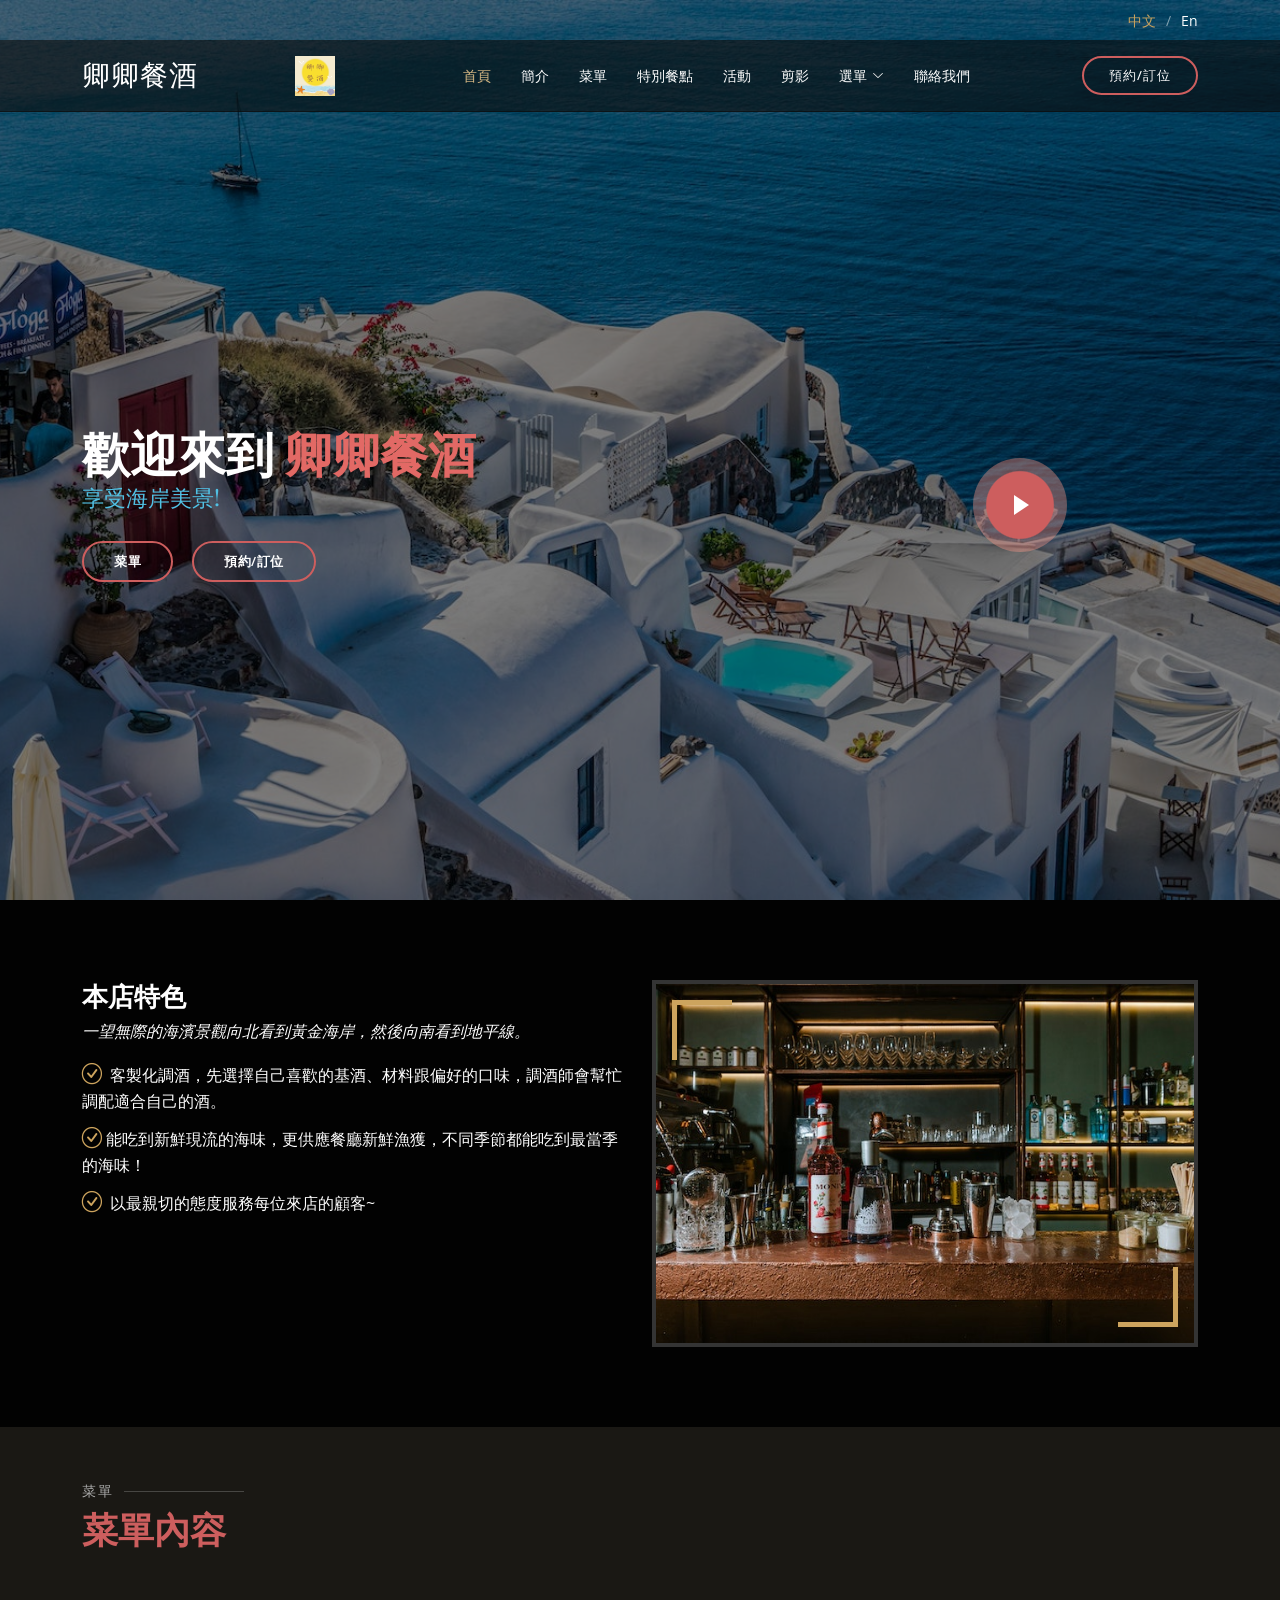
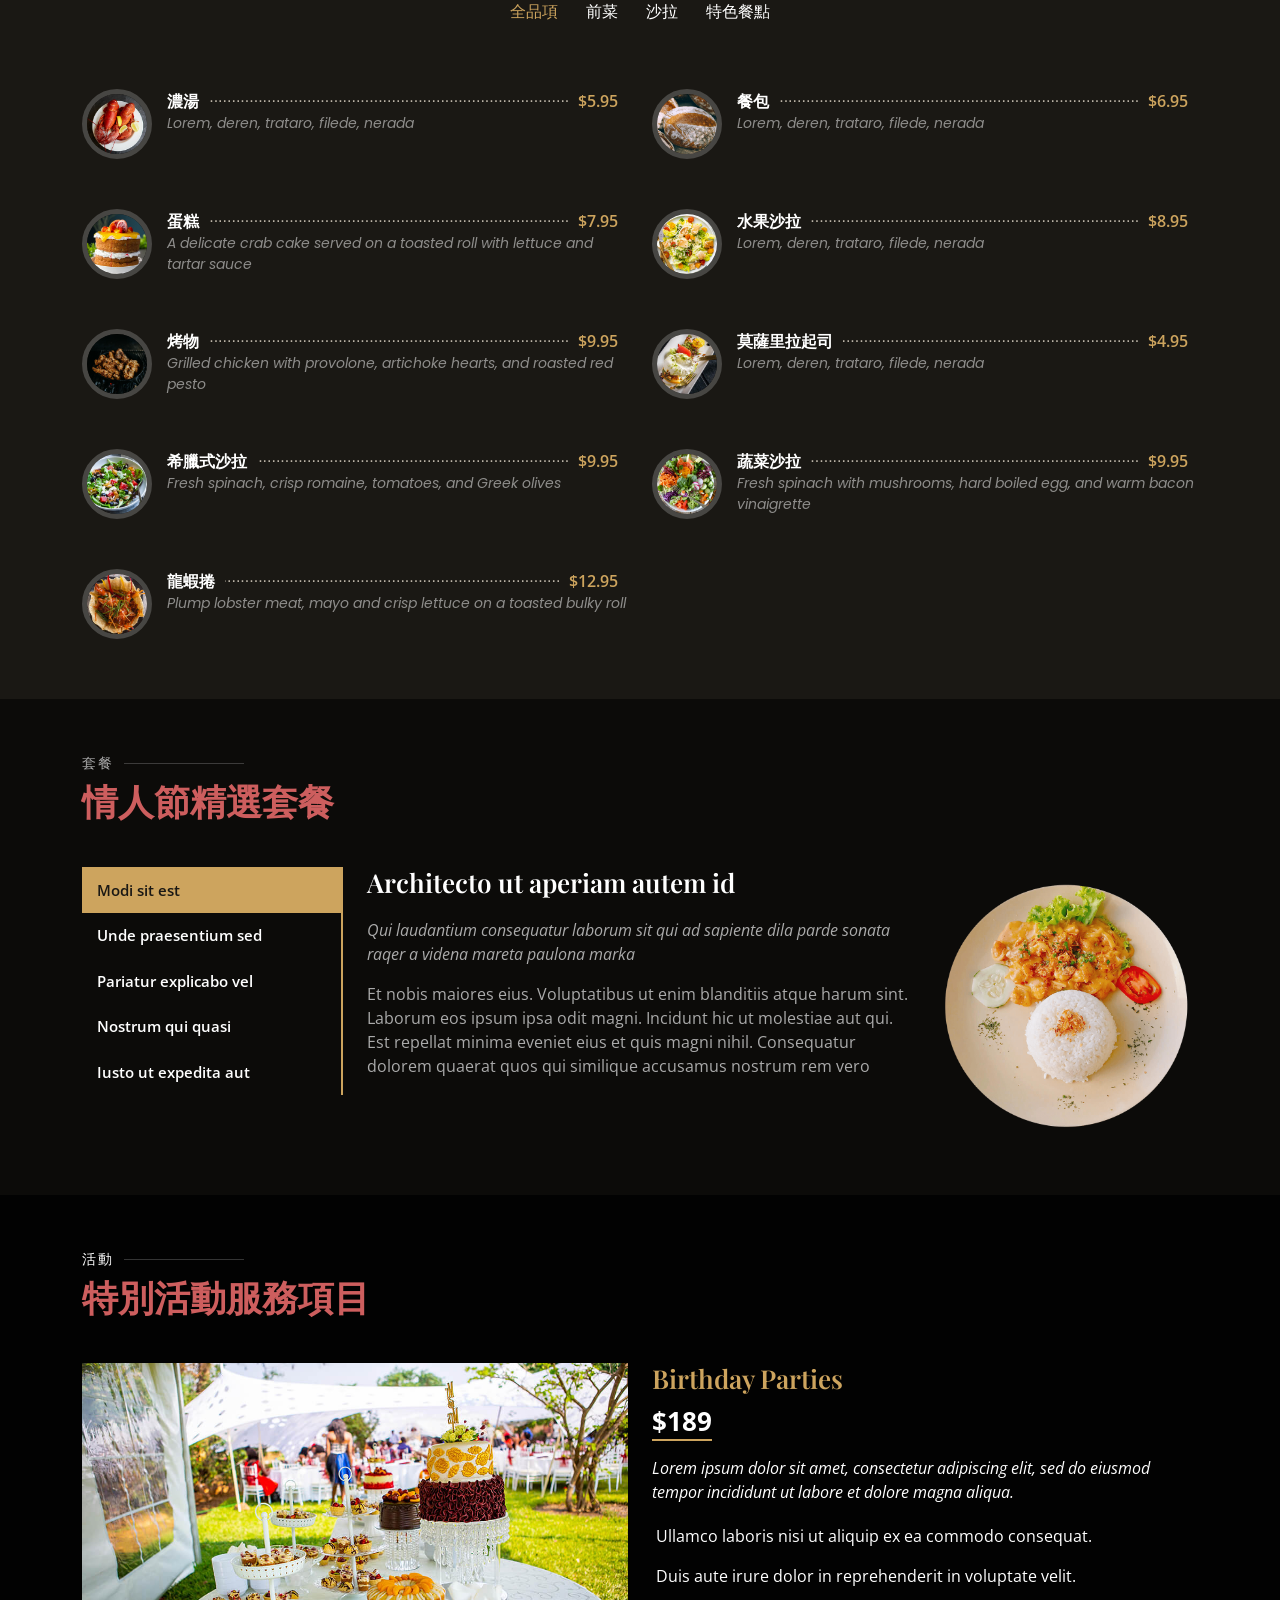
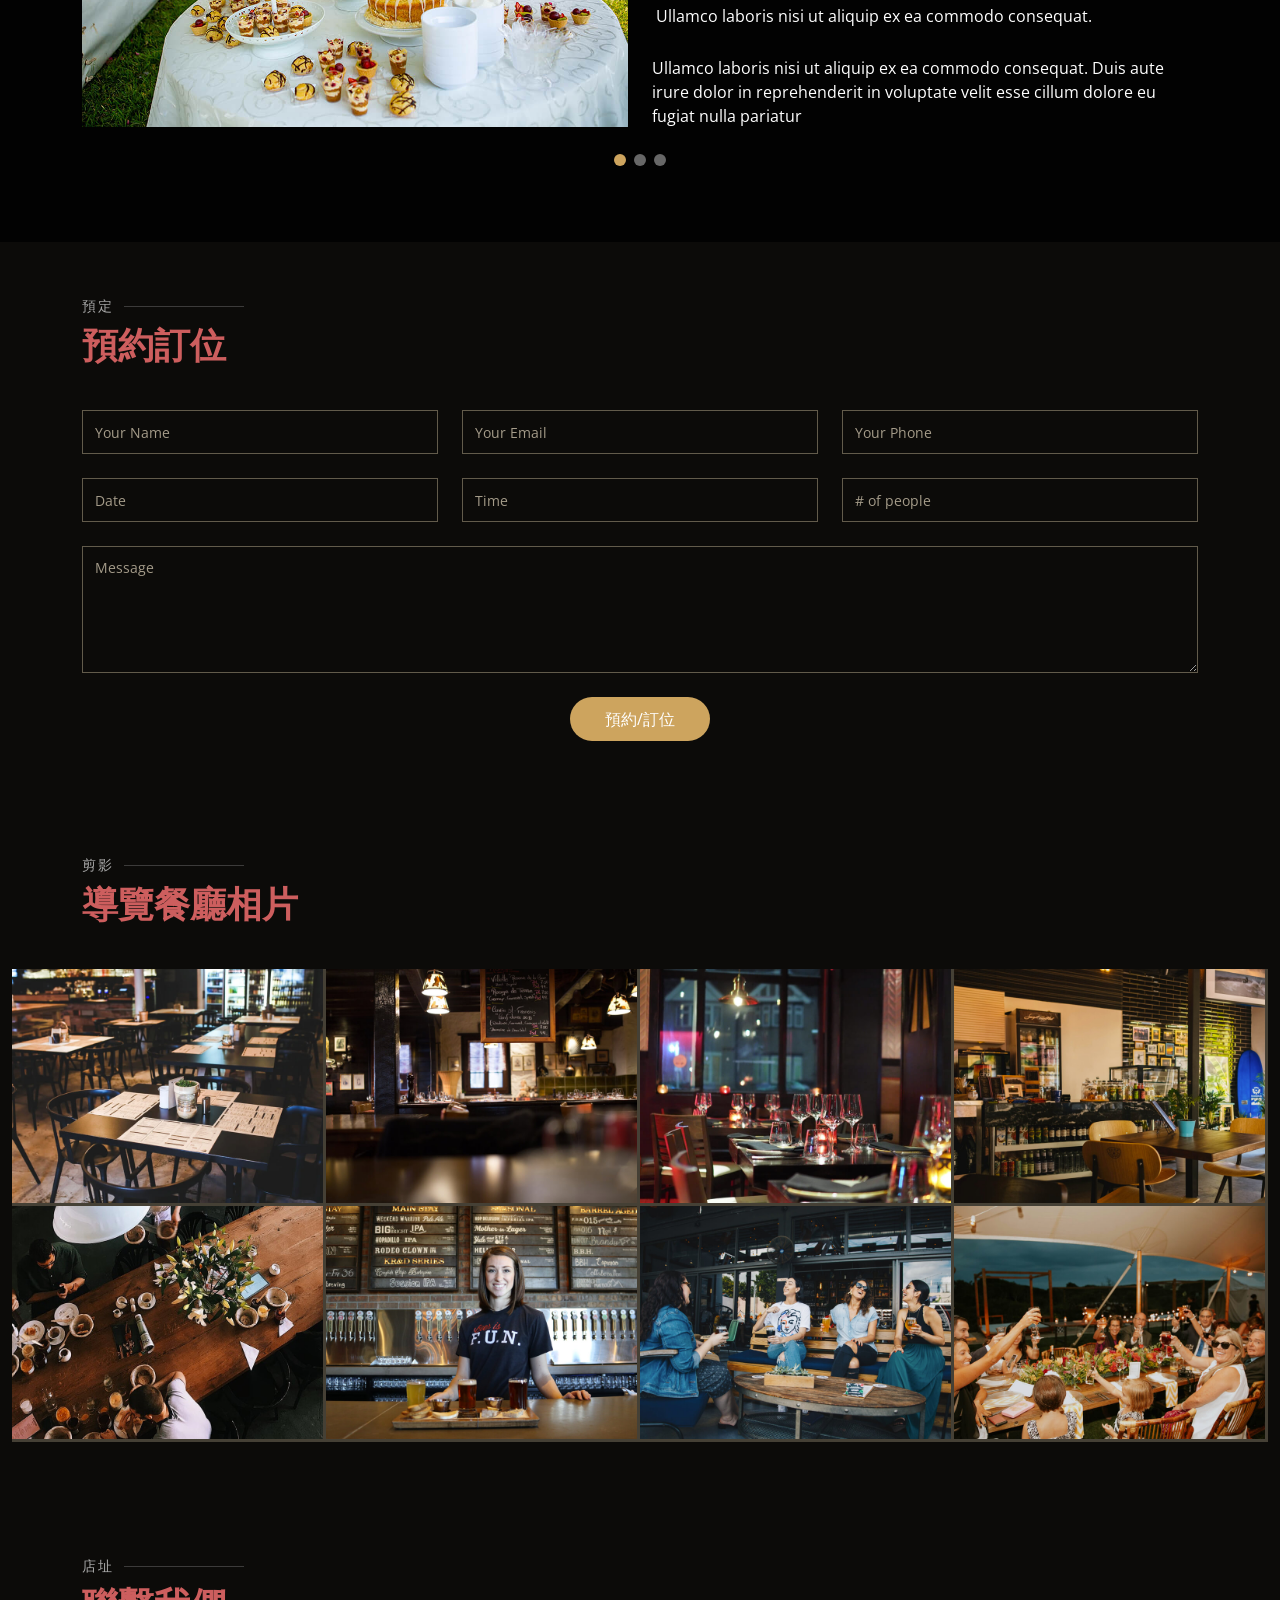
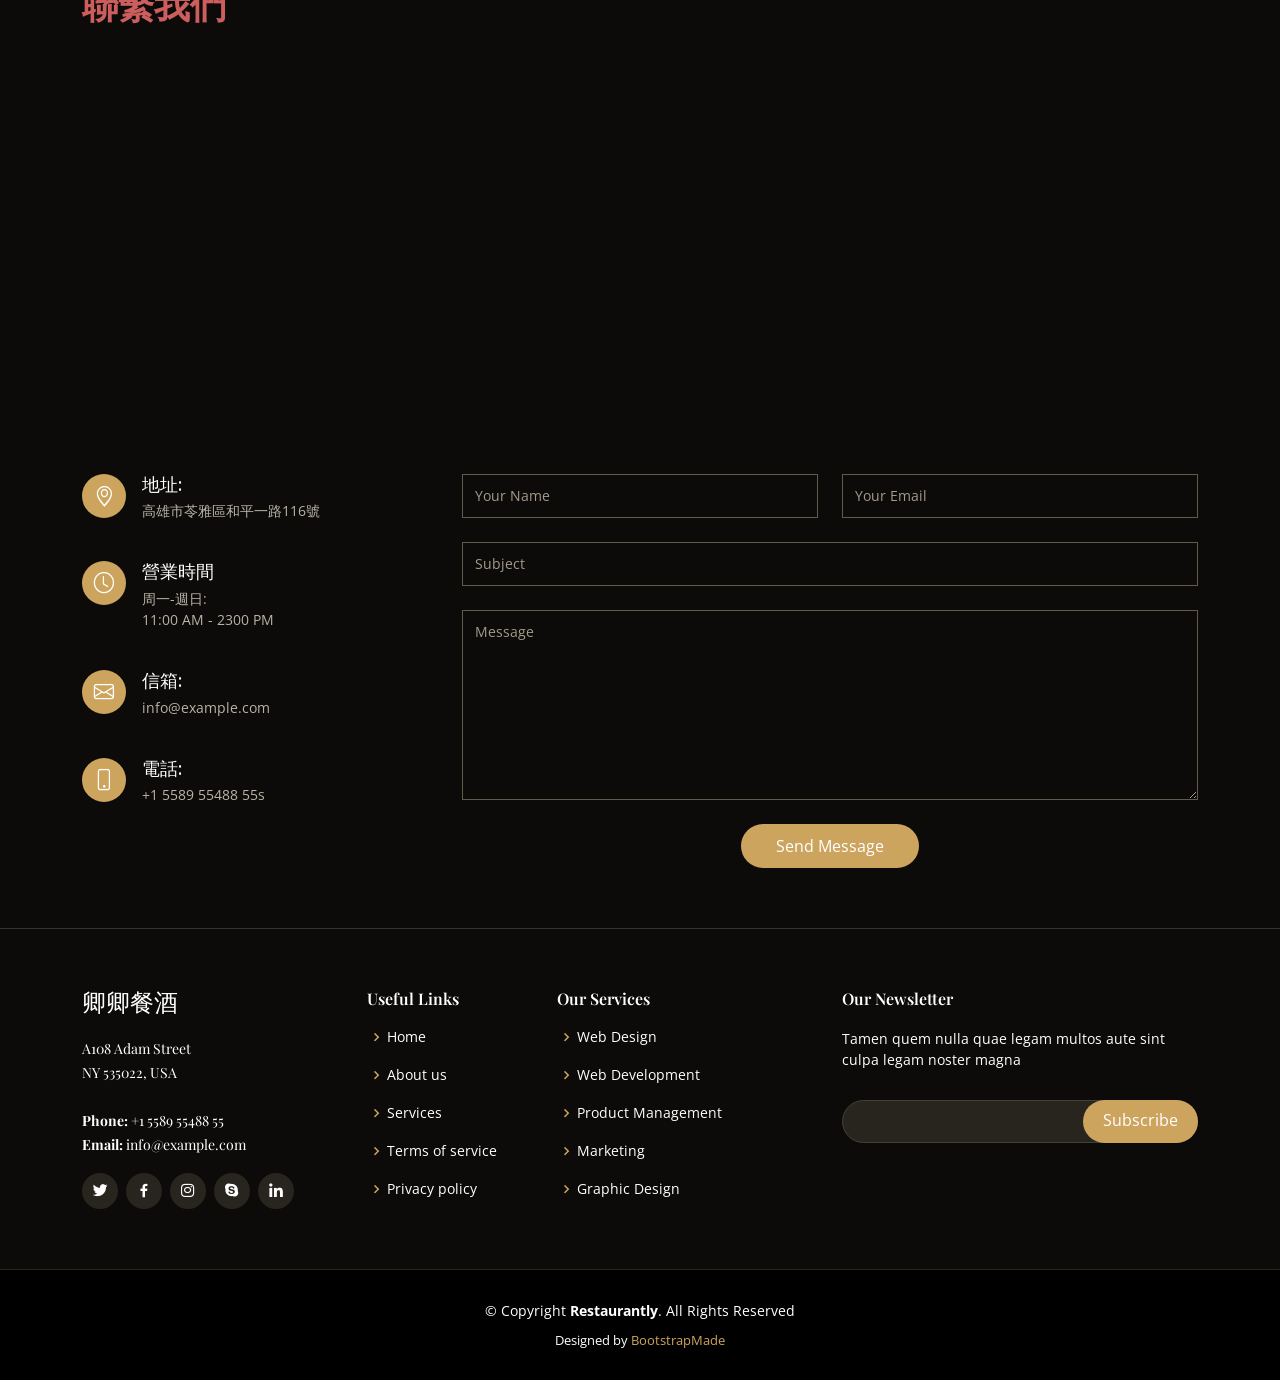
<file: index.html>
<!DOCTYPE html>
<html>

<head>
<!-- Google tag (gtag.js) -->
<script async src="https://www.googletagmanager.com/gtag/js?id=G-8QBPR88981"></script>
<script>
  window.dataLayer = window.dataLayer || [];
  function gtag(){dataLayer.push(arguments);}
  gtag('js', new Date());

  gtag('config', 'G-8QBPR88981');
</script>

  <meta charset="utf-8">
  <meta content="width=device-width, initial-scale=1.0" name="viewport">

  <title>Restaurantly Bootstrap Template - Index</title>
  <meta content="這是一個教育性的餐廳網站" name="description">
  <meta content="牛排,龍蝦,離城放感情" name="keywords">

  <!-- Favicons -->
  <link href="assets/img/Francesca M. Healy.png" rel="icon">
  <link href="assets/img/Francesca M. Healy.png" rel="apple-touch-icon">

  <!-- Google Fonts -->
  <link href="https://fonts.googleapis.com/css?family=Open+Sans:300,300i,400,400i,600,600i,700,700i|Playfair+Display:ital,wght@0,400;0,500;0,600;0,700;1,400;1,500;1,600;1,700|Poppins:300,300i,400,400i,500,500i,600,600i,700,700i" rel="stylesheet">

  <!-- Vendor CSS Files -->
  <link href="assets/vendor/animate.css/animate.min.css" rel="stylesheet">
  <link href="assets/vendor/aos/aos.css" rel="stylesheet">
  <link href="assets/vendor/bootstrap/css/bootstrap.min.css" rel="stylesheet">
  <link href="assets/vendor/bootstrap-icons/bootstrap-icons.css" rel="stylesheet">
  <link href="assets/vendor/boxicons/css/boxicons.min.css" rel="stylesheet">
  <link href="assets/vendor/glightbox/css/glightbox.min.css" rel="stylesheet">
  <link href="assets/vendor/swiper/swiper-bundle.min.css" rel="stylesheet">

  <!-- Template Main CSS File -->
  <link href="assets/css/style.css" rel="stylesheet">

  
</head>

<body>

  <!-- ======= Top Bar ======= -->
  <div id="topbar" class="d-flex align-items-center fixed-top">
    <div class="container d-flex justify-content-center justify-content-md-between">

      <div class="contact-info d-flex align-items-center">
        <!-- <i class="bi bi-phone d-flex align-items-center"><span>+1 5589 55488 55</span></i>
        <i class="bi bi-clock d-flex align-items-center ms-4"><span> Mon-Sat: 11AM - 23PM</span></i> -->
      </div>

      <div class="languages d-none d-md-flex align-items-center">
        <ul>
          <li>中文</li>
          <li><a href="indexEn.html">En</a></li>
        </ul>
      </div>
    </div>
  </div>

  <!-- ======= Header ======= -->
  <header id="header" class="fixed-top d-flex align-items-cente">
    <div class="container-fluid container-xl d-flex align-items-center justify-content-lg-between">

      <h1 class="logo me-auto me-lg-0"><a href="index.html">卿卿餐酒</a></h1>
      <!-- Uncomment below if you prefer to use an image logo -->
      <a href="index.html" class="logo me-auto me-lg-0"><img src="assets/img/Francesca M. Healy.png" alt="" class="img-fluid"></a>

      <nav id="navbar" class="navbar order-last order-lg-0">
        <ul>
          <li><a class="nav-link scrollto active" href="#hero">首頁</a></li>
          <li><a class="nav-link scrollto" href="#about">簡介</a></li>
          <li><a class="nav-link scrollto" href="#menu">菜單</a></li>
          <li><a class="nav-link scrollto" href="#specials">特別餐點</a></li>
          <li><a class="nav-link scrollto" href="#events">活動</a></li>
          <li><a class="nav-link scrollto" href="#gallery">剪影</a></li>
          <li class="dropdown"><a href="#"><span>選單</span> <i class="bi bi-chevron-down"></i></a>
            <ul>
              <li><a href="/blog/blog_index.html">網誌</a></li>
              
                <ul>
                  <li><a href="#">Deep Drop Down 1</a></li>
                  <li><a href="#">Deep Drop Down 2</a></li>
                  <li><a href="#">Deep Drop Down 3</a></li>
                  <li><a href="#">Deep Drop Down 4</a></li>
                  <li><a href="#">Deep Drop Down 5</a></li>
                </ul>
              </li>
              <li><a href="#">Drop Down 2</a></li>
              <li><a href="#">Drop Down 3</a></li>
              <li><a href="#">Drop Down 4</a></li>
            </ul>
          </li>
          <li><a class="nav-link scrollto" href="#contact">聯絡我們</a></li>
        </ul>
        <i class="bi bi-list mobile-nav-toggle"></i>
      </nav><!-- .navbar -->
      <a href="#book-a-table" class="book-a-table-btn scrollto d-none d-lg-flex">預約/訂位</a>

    </div>
  </header><!-- End Header -->

  <!-- ======= Hero Section ======= -->
  <section id="hero" class="d-flex align-items-center">
    <div class="container position-relative text-center text-lg-start" data-aos="zoom-in" data-aos-delay="100">
      <div class="row">
        <div class="col-lg-8">
          <h1>歡迎來到 <span>卿卿餐酒</span></h1>
          <h2>享受海岸美景!</h2>

          <div class="btns">
            <a href="#menu" class="btn-menu animated fadeInUp scrollto">菜單</a>
            <a href="#book-a-table" class="btn-book animated fadeInUp scrollto">預約/訂位</a>
          </div>
        </div>
        <div class="col-lg-4 d-flex align-items-center justify-content-center position-relative" data-aos="zoom-in" data-aos-delay="200">
          <!-- <a href="https://www.youtube.com/watch?v=GlrxcuEDyF8" class="glightbox play-btn"></a> -->
          <a href="media/production .mp4" class="glightbox play-btn"></a>
        </div>

      </div>
    </div>
  </section><!-- End Hero -->

  <main id="main">

    <!-- ======= About Section ======= -->
    <section id="about" class="about">
      <div class="container" data-aos="fade-up">

        <div class="row">
          <div class="col-lg-6 order-1 order-lg-2" data-aos="zoom-in" data-aos-delay="100">
            <div class="about-img">
              <img src="assets/img/bistro.jpg" alt="">
            </div>
          </div>
          <div class="col-lg-6 pt-4 pt-lg-0 order-2 order-lg-1 content">
            <h3>本店特色</h3>
            <p class="fst-italic">
              一望無際的海濱景觀向北看到黃金海岸，然後向南看到地平線。</p>
            <ul>
              <li><i class="bi bi-check-circle"></i> 客製化調酒，先選擇自己喜歡的基酒、材料跟偏好的口味，調酒師會幫忙調配適合自己的酒。</li>
              <li><i class="bi bi-check-circle"></i>能吃到新鮮現流的海味，更供應餐廳新鮮漁獲，不同季節都能吃到最當季的海味！ </li>
              <li><i class="bi bi-check-circle"></i> 以最親切的態度服務每位來店的顧客~</li>
            </ul>
            <!-- <p>
              Ullamco laboris nisi ut aliquip ex ea commodo consequat. Duis aute irure dolor in reprehenderit in voluptate
              velit esse cillum dolore eu fugiat nulla pariatur. Excepteur sint occaecat cupidatat non proident, sunt in
              culpa qui officia deserunt mollit anim id est laborum
            </p> -->
          </div>
        </div>

      </div>
    </section><!-- End About Section -->

    

    <!-- ======= Menu Section ======= -->
    <section id="menu" class="menu section-bg">
      <div class="container" data-aos="fade-up">

        <div class="section-title">
          <h2>菜單</h2>
          <p>菜單內容</p>
        </div>

        <div class="row" data-aos="fade-up" data-aos-delay="100">
          <div class="col-lg-12 d-flex justify-content-center">
            <ul id="menu-flters">
              <li data-filter="*" class="filter-active">全品項</li>
              <li data-filter=".filter-starters">前菜</li>
              <li data-filter=".filter-salads">沙拉</li>
              <li data-filter=".filter-specialty">特色餐點</li>
            </ul>
          </div>
        </div>

        <div class="row menu-container" data-aos="fade-up" data-aos-delay="200">

          <div class="col-lg-6 menu-item filter-starters">
            <img src="assets/img/menu/lobster-bisque.jpg" class="menu-img" alt="">
            <div class="menu-content">
              <a href="#">濃湯</a><span>$5.95</span>
            </div>
            <div class="menu-ingredients">
              Lorem, deren, trataro, filede, nerada
            </div>
          </div>

          <div class="col-lg-6 menu-item filter-specialty">
            <img src="assets/img/menu/bread-barrel.jpg" class="menu-img" alt="">
            <div class="menu-content">
              <a href="#">餐包</a><span>$6.95</span>
            </div>
            <div class="menu-ingredients">
              Lorem, deren, trataro, filede, nerada
            </div>
          </div>

          <div class="col-lg-6 menu-item filter-starters">
            <img src="assets/img/menu/cake.jpg" class="menu-img" alt="">
            <div class="menu-content">
              <a href="#">蛋糕</a><span>$7.95</span>
            </div>
            <div class="menu-ingredients">
              A delicate crab cake served on a toasted roll with lettuce and tartar sauce
            </div>
          </div>

          <div class="col-lg-6 menu-item filter-salads">
            <img src="assets/img/menu/caesar.jpg" class="menu-img" alt="">
            <div class="menu-content">
              <a href="#">水果沙拉</a><span>$8.95</span>
            </div>
            <div class="menu-ingredients">
              Lorem, deren, trataro, filede, nerada
            </div>
          </div>

          <div class="col-lg-6 menu-item filter-specialty">
            <img src="assets/img/menu/tuscan-grilled.jpg" class="menu-img" alt="">
            <div class="menu-content">
              <a href="#">烤物</a><span>$9.95</span>
            </div>
            <div class="menu-ingredients">
              Grilled chicken with provolone, artichoke hearts, and roasted red pesto
            </div>
          </div>

          <div class="col-lg-6 menu-item filter-starters">
            <img src="assets/img/menu/mozzarella.jpg" class="menu-img" alt="">
            <div class="menu-content">
              <a href="#">莫薩里拉起司</a><span>$4.95</span>
            </div>
            <div class="menu-ingredients">
              Lorem, deren, trataro, filede, nerada
            </div>
          </div>

          <div class="col-lg-6 menu-item filter-salads">
            <img src="assets/img/menu/greek-salad.jpg" class="menu-img" alt="">
            <div class="menu-content">
              <a href="#">希臘式沙拉</a><span>$9.95</span>
            </div>
            <div class="menu-ingredients">
              Fresh spinach, crisp romaine, tomatoes, and Greek olives
            </div>
          </div>

          <div class="col-lg-6 menu-item filter-salads">
            <img src="assets/img/menu/spinach-salad.jpg" class="menu-img" alt="">
            <div class="menu-content">
              <a href="#">蔬菜沙拉</a><span>$9.95</span>
            </div>
            <div class="menu-ingredients">
              Fresh spinach with mushrooms, hard boiled egg, and warm bacon vinaigrette
            </div>
          </div>

          <div class="col-lg-6 menu-item filter-specialty">
            <img src="assets/img/menu/lobster-roll.jpg" class="menu-img" alt="">
            <div class="menu-content">
              <a href="#">龍蝦捲</a><span>$12.95</span>
            </div>
            <div class="menu-ingredients">
              Plump lobster meat, mayo and crisp lettuce on a toasted bulky roll
            </div>
          </div>

        </div>

      </div>
    </section><!-- End Menu Section -->

    <!-- ======= Specials Section ======= -->
    <section id="specials" class="specials">
      <div class="container" data-aos="fade-up">

        <div class="section-title">
          <h2>套餐</h2>
          <p>情人節精選套餐</p>
        </div>

        <div class="row" data-aos="fade-up" data-aos-delay="100">
          <div class="col-lg-3">
            <ul class="nav nav-tabs flex-column">
              <li class="nav-item">
                <a class="nav-link active show" data-bs-toggle="tab" href="#tab-1">Modi sit est</a>
              </li>
              <li class="nav-item">
                <a class="nav-link" data-bs-toggle="tab" href="#tab-2">Unde praesentium sed</a>
              </li>
              <li class="nav-item">
                <a class="nav-link" data-bs-toggle="tab" href="#tab-3">Pariatur explicabo vel</a>
              </li>
              <li class="nav-item">
                <a class="nav-link" data-bs-toggle="tab" href="#tab-4">Nostrum qui quasi</a>
              </li>
              <li class="nav-item">
                <a class="nav-link" data-bs-toggle="tab" href="#tab-5">Iusto ut expedita aut</a>
              </li>
            </ul>
          </div>
          <div class="col-lg-9 mt-4 mt-lg-0">
            <div class="tab-content">
              <div class="tab-pane active show" id="tab-1">
                <div class="row">
                  <div class="col-lg-8 details order-2 order-lg-1">
                    <h3>Architecto ut aperiam autem id</h3>
                    <p class="fst-italic">Qui laudantium consequatur laborum sit qui ad sapiente dila parde sonata raqer a videna mareta paulona marka</p>
                    <p>Et nobis maiores eius. Voluptatibus ut enim blanditiis atque harum sint. Laborum eos ipsum ipsa odit magni. Incidunt hic ut molestiae aut qui. Est repellat minima eveniet eius et quis magni nihil. Consequatur dolorem quaerat quos qui similique accusamus nostrum rem vero</p>
                  </div>
                  <div class="col-lg-4 text-center order-1 order-lg-2">
                    <img src="assets/img/specials-1.png" alt="" class="img-fluid">
                  </div>
                </div>
              </div>
              <div class="tab-pane" id="tab-2">
                <div class="row">
                  <div class="col-lg-8 details order-2 order-lg-1">
                    <h3>Et blanditiis nemo veritatis excepturi</h3>
                    <p class="fst-italic">Qui laudantium consequatur laborum sit qui ad sapiente dila parde sonata raqer a videna mareta paulona marka</p>
                    <p>Ea ipsum voluptatem consequatur quis est. Illum error ullam omnis quia et reiciendis sunt sunt est. Non aliquid repellendus itaque accusamus eius et velit ipsa voluptates. Optio nesciunt eaque beatae accusamus lerode pakto madirna desera vafle de nideran pal</p>
                  </div>
                  <div class="col-lg-4 text-center order-1 order-lg-2">
                    <img src="assets/img/specials-2.png" alt="" class="img-fluid">
                  </div>
                </div>
              </div>
              <div class="tab-pane" id="tab-3">
                <div class="row">
                  <div class="col-lg-8 details order-2 order-lg-1">
                    <h3>Impedit facilis occaecati odio neque aperiam sit</h3>
                    <p class="fst-italic">Eos voluptatibus quo. Odio similique illum id quidem non enim fuga. Qui natus non sunt dicta dolor et. In asperiores velit quaerat perferendis aut</p>
                    <p>Iure officiis odit rerum. Harum sequi eum illum corrupti culpa veritatis quisquam. Neque necessitatibus illo rerum eum ut. Commodi ipsam minima molestiae sed laboriosam a iste odio. Earum odit nesciunt fugiat sit ullam. Soluta et harum voluptatem optio quae</p>
                  </div>
                  <div class="col-lg-4 text-center order-1 order-lg-2">
                    <img src="assets/img/specials-3.png" alt="" class="img-fluid">
                  </div>
                </div>
              </div>
              <div class="tab-pane" id="tab-4">
                <div class="row">
                  <div class="col-lg-8 details order-2 order-lg-1">
                    <h3>Fuga dolores inventore laboriosam ut est accusamus laboriosam dolore</h3>
                    <p class="fst-italic">Totam aperiam accusamus. Repellat consequuntur iure voluptas iure porro quis delectus</p>
                    <p>Eaque consequuntur consequuntur libero expedita in voluptas. Nostrum ipsam necessitatibus aliquam fugiat debitis quis velit. Eum ex maxime error in consequatur corporis atque. Eligendi asperiores sed qui veritatis aperiam quia a laborum inventore</p>
                  </div>
                  <div class="col-lg-4 text-center order-1 order-lg-2">
                    <img src="assets/img/specials-4.png" alt="" class="img-fluid">
                  </div>
                </div>
              </div>
              <div class="tab-pane" id="tab-5">
                <div class="row">
                  <div class="col-lg-8 details order-2 order-lg-1">
                    <h3>Est eveniet ipsam sindera pad rone matrelat sando reda</h3>
                    <p class="fst-italic">Omnis blanditiis saepe eos autem qui sunt debitis porro quia.</p>
                    <p>Exercitationem nostrum omnis. Ut reiciendis repudiandae minus. Omnis recusandae ut non quam ut quod eius qui. Ipsum quia odit vero atque qui quibusdam amet. Occaecati sed est sint aut vitae molestiae voluptate vel</p>
                  </div>
                  <div class="col-lg-4 text-center order-1 order-lg-2">
                    <img src="assets/img/specials-5.png" alt="" class="img-fluid">
                  </div>
                </div>
              </div>
            </div>
          </div>
        </div>

      </div>
    </section><!-- End Specials Section -->

    <!-- ======= Events Section ======= -->
    <section id="events" class="events">
      <div class="container" data-aos="fade-up">

        <div class="section-title">
          <h2>活動</h2>
          <p>特別活動服務項目</p>
        </div>

        <div class="events-slider swiper-container" data-aos="fade-up" data-aos-delay="100">
          <div class="swiper-wrapper">

            <div class="swiper-slide">
              <div class="row event-item">
                <div class="col-lg-6">
                  <img src="assets/img/event-birthday.jpg" class="img-fluid" alt="">
                </div>
                <div class="col-lg-6 pt-4 pt-lg-0 content">
                  <h3>Birthday Parties</h3>
                  <div class="price">
                    <p><span>$189</span></p>
                  </div>
                  <p class="fst-italic">
                    Lorem ipsum dolor sit amet, consectetur adipiscing elit, sed do eiusmod tempor incididunt ut labore et dolore
                    magna aliqua.
                  </p>
                  <ul>
                    <li><i class="bi bi-check-circled"></i> Ullamco laboris nisi ut aliquip ex ea commodo consequat.</li>
                    <li><i class="bi bi-check-circled"></i> Duis aute irure dolor in reprehenderit in voluptate velit.</li>
                    <li><i class="bi bi-check-circled"></i> Ullamco laboris nisi ut aliquip ex ea commodo consequat.</li>
                  </ul>
                  <p>
                    Ullamco laboris nisi ut aliquip ex ea commodo consequat. Duis aute irure dolor in reprehenderit in voluptate
                    velit esse cillum dolore eu fugiat nulla pariatur
                  </p>
                </div>
              </div>
            </div><!-- End testimonial item -->

            <div class="swiper-slide">
              <div class="row event-item">
                <div class="col-lg-6">
                  <img src="assets/img/event-private.jpg" class="img-fluid" alt="">
                </div>
                <div class="col-lg-6 pt-4 pt-lg-0 content">
                  <h3>Private Parties</h3>
                  <div class="price">
                    <p><span>$290</span></p>
                  </div>
                  <p class="fst-italic">
                    Lorem ipsum dolor sit amet, consectetur adipiscing elit, sed do eiusmod tempor incididunt ut labore et dolore
                    magna aliqua.
                  </p>
                  <ul>
                    <li><i class="bi bi-check-circled"></i> Ullamco laboris nisi ut aliquip ex ea commodo consequat.</li>
                    <li><i class="bi bi-check-circled"></i> Duis aute irure dolor in reprehenderit in voluptate velit.</li>
                    <li><i class="bi bi-check-circled"></i> Ullamco laboris nisi ut aliquip ex ea commodo consequat.</li>
                  </ul>
                  <p>
                    Ullamco laboris nisi ut aliquip ex ea commodo consequat. Duis aute irure dolor in reprehenderit in voluptate
                    velit esse cillum dolore eu fugiat nulla pariatur
                  </p>
                </div>
              </div>
            </div><!-- End testimonial item -->

            <div class="swiper-slide">
              <div class="row event-item">
                <div class="col-lg-6">
                  <img src="assets/img/event-custom.jpg" class="img-fluid" alt="">
                </div>
                <div class="col-lg-6 pt-4 pt-lg-0 content">
                  <h3>Custom Parties</h3>
                  <div class="price">
                    <p><span>$99</span></p>
                  </div>
                  <p class="fst-italic">
                    Lorem ipsum dolor sit amet, consectetur adipiscing elit, sed do eiusmod tempor incididunt ut labore et dolore
                    magna aliqua.
                  </p>
                  <ul>
                    <li><i class="bi bi-check-circled"></i> Ullamco laboris nisi ut aliquip ex ea commodo consequat.</li>
                    <li><i class="bi bi-check-circled"></i> Duis aute irure dolor in reprehenderit in voluptate velit.</li>
                    <li><i class="bi bi-check-circled"></i> Ullamco laboris nisi ut aliquip ex ea commodo consequat.</li>
                  </ul>
                  <p>
                    Ullamco laboris nisi ut aliquip ex ea commodo consequat. Duis aute irure dolor in reprehenderit in voluptate
                    velit esse cillum dolore eu fugiat nulla pariatur
                  </p>
                </div>
              </div>
            </div><!-- End testimonial item -->

          </div>
          <div class="swiper-pagination"></div>
        </div>

      </div>
    </section><!-- End Events Section -->

    <!-- ======= Book A Table Section ======= -->
    <section id="book-a-table" class="book-a-table">
      <div class="container" data-aos="fade-up">

        <div class="section-title">
          <h2>預定</h2>
          <p>預約訂位</p>
        </div>

        <form action="forms/book-a-table.php" method="post" role="form" class="php-email-form" data-aos="fade-up" data-aos-delay="100">
          <div class="row">
            <div class="col-lg-4 col-md-6 form-group">
              <input type="text" name="name" class="form-control" id="name" placeholder="Your Name" data-rule="minlen:4" data-msg="Please enter at least 4 chars">
              <div class="validate"></div>
            </div>
            <div class="col-lg-4 col-md-6 form-group mt-3 mt-md-0">
              <input type="email" class="form-control" name="email" id="email" placeholder="Your Email" data-rule="email" data-msg="Please enter a valid email">
              <div class="validate"></div>
            </div>
            <div class="col-lg-4 col-md-6 form-group mt-3 mt-md-0">
              <input type="text" class="form-control" name="phone" id="phone" placeholder="Your Phone" data-rule="minlen:4" data-msg="Please enter at least 4 chars">
              <div class="validate"></div>
            </div>
            <div class="col-lg-4 col-md-6 form-group mt-3">
              <input type="text" name="date" class="form-control" id="date" placeholder="Date" data-rule="minlen:4" data-msg="Please enter at least 4 chars">
              <div class="validate"></div>
            </div>
            <div class="col-lg-4 col-md-6 form-group mt-3">
              <input type="text" class="form-control" name="time" id="time" placeholder="Time" data-rule="minlen:4" data-msg="Please enter at least 4 chars">
              <div class="validate"></div>
            </div>
            <div class="col-lg-4 col-md-6 form-group mt-3">
              <input type="number" class="form-control" name="people" id="people" placeholder="# of people" data-rule="minlen:1" data-msg="Please enter at least 1 chars">
              <div class="validate"></div>
            </div>
          </div>
          <div class="form-group mt-3">
            <textarea class="form-control" name="message" rows="5" placeholder="Message"></textarea>
            <div class="validate"></div>
          </div>
          <div class="mb-3">
            <div class="loading">Loading</div>
            <div class="error-message"></div>
            <div class="sent-message">Your booking request was sent. We will call back or send an Email to confirm your reservation. Thank you!</div>
          </div>
          <div class="text-center"><button type="submit">預約/訂位</button></div>
        </form>

      </div>
    </section><!-- End Book A Table Section -->

  

    <!-- ======= Gallery Section ======= -->
    <section id="gallery" class="gallery">

      <div class="container" data-aos="fade-up">
        <div class="section-title">
          <h2>剪影</h2>
          <p>導覽餐廳相片</p>
        </div>
      </div>

      <div class="container-fluid" data-aos="fade-up" data-aos-delay="100">

        <div class="row g-0">

          <div class="col-lg-3 col-md-4">
            <div class="gallery-item">
              <a href="assets/img/gallery/gallery-1.jpg" class="gallery-lightbox" data-gall="gallery-item">
                <img src="assets/img/gallery/gallery-1.jpg" alt="" class="img-fluid">
              </a>
            </div>
          </div>

          <div class="col-lg-3 col-md-4">
            <div class="gallery-item">
              <a href="assets/img/gallery/gallery-2.jpg" class="gallery-lightbox" data-gall="gallery-item">
                <img src="assets/img/gallery/gallery-2.jpg" alt="" class="img-fluid">
              </a>
            </div>
          </div>

          <div class="col-lg-3 col-md-4">
            <div class="gallery-item">
              <a href="assets/img/gallery/gallery-3.jpg" class="gallery-lightbox" data-gall="gallery-item">
                <img src="assets/img/gallery/gallery-3.jpg" alt="" class="img-fluid">
              </a>
            </div>
          </div>

          <div class="col-lg-3 col-md-4">
            <div class="gallery-item">
              <a href="assets/img/gallery/gallery-4.jpg" class="gallery-lightbox" data-gall="gallery-item">
                <img src="assets/img/gallery/gallery-4.jpg" alt="" class="img-fluid">
              </a>
            </div>
          </div>

          <div class="col-lg-3 col-md-4">
            <div class="gallery-item">
              <a href="assets/img/gallery/gallery-5.jpg" class="gallery-lightbox" data-gall="gallery-item">
                <img src="assets/img/gallery/gallery-5.jpg" alt="" class="img-fluid">
              </a>
            </div>
          </div>

          <div class="col-lg-3 col-md-4">
            <div class="gallery-item">
              <a href="assets/img/gallery/gallery-6.jpg" class="gallery-lightbox" data-gall="gallery-item">
                <img src="assets/img/gallery/gallery-6.jpg" alt="" class="img-fluid">
              </a>
            </div>
          </div>

          <div class="col-lg-3 col-md-4">
            <div class="gallery-item">
              <a href="assets/img/gallery/gallery-7.jpg" class="gallery-lightbox" data-gall="gallery-item">
                <img src="assets/img/gallery/gallery-7.jpg" alt="" class="img-fluid">
              </a>
            </div>
          </div>

          <div class="col-lg-3 col-md-4">
            <div class="gallery-item">
              <a href="assets/img/gallery/gallery-8.jpg" class="gallery-lightbox" data-gall="gallery-item">
                <img src="assets/img/gallery/gallery-8.jpg" alt="" class="img-fluid">
              </a>
            </div>
          </div>

        </div>

      </div>
    </section><!-- End Gallery Section -->

    

    <!-- ======= Contact Section ======= -->
    <section id="contact" class="contact">
      <div class="container" data-aos="fade-up">

        <div class="section-title">
          <h2>店址</h2>
          <p>聯繫我們</p>
        </div>
      </div>

      <div data-aos="fade-up">
        <iframe style="border:0; width: 100%; height: 350px;" src="https://www.google.com/maps/embed?pb=!1m18!1m12!1m3!1d3682.7484963004154!2d120.31851711443515!3d22.62586513671664!2m3!1f0!2f0!3f0!3m2!1i1024!2i768!4f13.1!3m3!1m2!1s0x346e04bd7ed51ff5%3A0xd343c4e121c2f6b5!2z5ZyL56uL6auY6ZuE5bir56-E5aSn5a245ZKM5bmz5qCh5Y2A!5e0!3m2!1szh-TW!2stw!4v1675924380660!5m2!1szh-TW!2stw" frameborder="0" allowfullscreen></iframe>
      </div>

      <div class="container" data-aos="fade-up">

        <div class="row mt-5">

          <div class="col-lg-4">
            <div class="info">
              <div class="address">
                <i class="bi bi-geo-alt"></i>
                <h4>地址:</h4>
                <p>高雄市苓雅區和平一路116號</p>
              </div>

              <div class="open-hours">
                <i class="bi bi-clock"></i>
                <h4>營業時間</h4>
                <p>
                  周一-週日:<br>
                  11:00 AM - 2300 PM
                </p>
              </div>

              <div class="email">
                <i class="bi bi-envelope"></i>
                <h4>信箱:</h4>
                <p>info@example.com</p>
              </div>

              <div class="phone">
                <i class="bi bi-phone"></i>
                <h4>電話:</h4>
                <p>+1 5589 55488 55s</p>
              </div>

            </div>

          </div>

          <div class="col-lg-8 mt-5 mt-lg-0">

            <form action="forms/contact.php" method="post" role="form" class="php-email-form">
              <div class="row">
                <div class="col-md-6 form-group">
                  <input type="text" name="name" class="form-control" id="name" placeholder="Your Name" required>
                </div>
                <div class="col-md-6 form-group mt-3 mt-md-0">
                  <input type="email" class="form-control" name="email" id="email" placeholder="Your Email" required>
                </div>
              </div>
              <div class="form-group mt-3">
                <input type="text" class="form-control" name="subject" id="subject" placeholder="Subject" required>
              </div>
              <div class="form-group mt-3">
                <textarea class="form-control" name="message" rows="8" placeholder="Message" required></textarea>
              </div>
              <div class="my-3">
                <div class="loading">Loading</div>
                <div class="error-message"></div>
                <div class="sent-message">Your message has been sent. Thank you!</div>
              </div>
              <div class="text-center"><button type="submit">Send Message</button></div>
            </form>

          </div>

        </div>

      </div>
    </section><!-- End Contact Section -->

  </main><!-- End #main -->

  <!-- ======= Footer ======= -->
  <footer id="footer">
    <div class="footer-top">
      <div class="container">
        <div class="row">

          <div class="col-lg-3 col-md-6">
            <div class="footer-info">
              <h3>卿卿餐酒</h3>
              <p>
                A108 Adam Street <br>
                NY 535022, USA<br><br>
                <strong>Phone:</strong> +1 5589 55488 55<br>
                <strong>Email:</strong> info@example.com<br>
              </p>
              <div class="social-links mt-3">
                <a href="#" class="twitter"><i class="bx bxl-twitter"></i></a>
                <a href="#" class="facebook"><i class="bx bxl-facebook"></i></a>
                <a href="#" class="instagram"><i class="bx bxl-instagram"></i></a>
                <a href="#" class="google-plus"><i class="bx bxl-skype"></i></a>
                <a href="#" class="linkedin"><i class="bx bxl-linkedin"></i></a>
              </div>
            </div>
          </div>

          <div class="col-lg-2 col-md-6 footer-links">
            <h4>Useful Links</h4>
            <ul>
              <li><i class="bx bx-chevron-right"></i> <a href="#">Home</a></li>
              <li><i class="bx bx-chevron-right"></i> <a href="#">About us</a></li>
              <li><i class="bx bx-chevron-right"></i> <a href="#">Services</a></li>
              <li><i class="bx bx-chevron-right"></i> <a href="#">Terms of service</a></li>
              <li><i class="bx bx-chevron-right"></i> <a href="#">Privacy policy</a></li>
            </ul>
          </div>

          <div class="col-lg-3 col-md-6 footer-links">
            <h4>Our Services</h4>
            <ul>
              <li><i class="bx bx-chevron-right"></i> <a href="#">Web Design</a></li>
              <li><i class="bx bx-chevron-right"></i> <a href="#">Web Development</a></li>
              <li><i class="bx bx-chevron-right"></i> <a href="#">Product Management</a></li>
              <li><i class="bx bx-chevron-right"></i> <a href="#">Marketing</a></li>
              <li><i class="bx bx-chevron-right"></i> <a href="#">Graphic Design</a></li>
            </ul>
          </div>

          <div class="col-lg-4 col-md-6 footer-newsletter">
            <h4>Our Newsletter</h4>
            <p>Tamen quem nulla quae legam multos aute sint culpa legam noster magna</p>
            <form action="" method="post">
              <input type="email" name="email"><input type="submit" value="Subscribe">
            </form>

          </div>

        </div>
      </div>
    </div>

    <div class="container">
      <div class="copyright">
        &copy; Copyright <strong><span>Restaurantly</span></strong>. All Rights Reserved
      </div>
      <div class="credits">
        
        Designed by <a href="https://bootstrapmade.com/">BootstrapMade</a>
      </div>
    </div>
  </footer><!-- End Footer -->

  <div id="preloader"></div>
  <a href="#" class="back-to-top d-flex align-items-center justify-content-center"><i class="bi bi-arrow-up-short"></i></a>

  <!-- Vendor JS Files -->
  <script src="assets/vendor/aos/aos.js"></script>
  <script src="assets/vendor/bootstrap/js/bootstrap.bundle.min.js"></script>
  <script src="assets/vendor/glightbox/js/glightbox.min.js"></script>
  <script src="assets/vendor/isotope-layout/isotope.pkgd.min.js"></script>
  <script src="assets/vendor/php-email-form/validate.js"></script>
  <script src="assets/vendor/swiper/swiper-bundle.min.js"></script>

  <!-- Template Main JS File -->
  <script src="assets/js/main.js"></script>

</body>

</html>
</file>
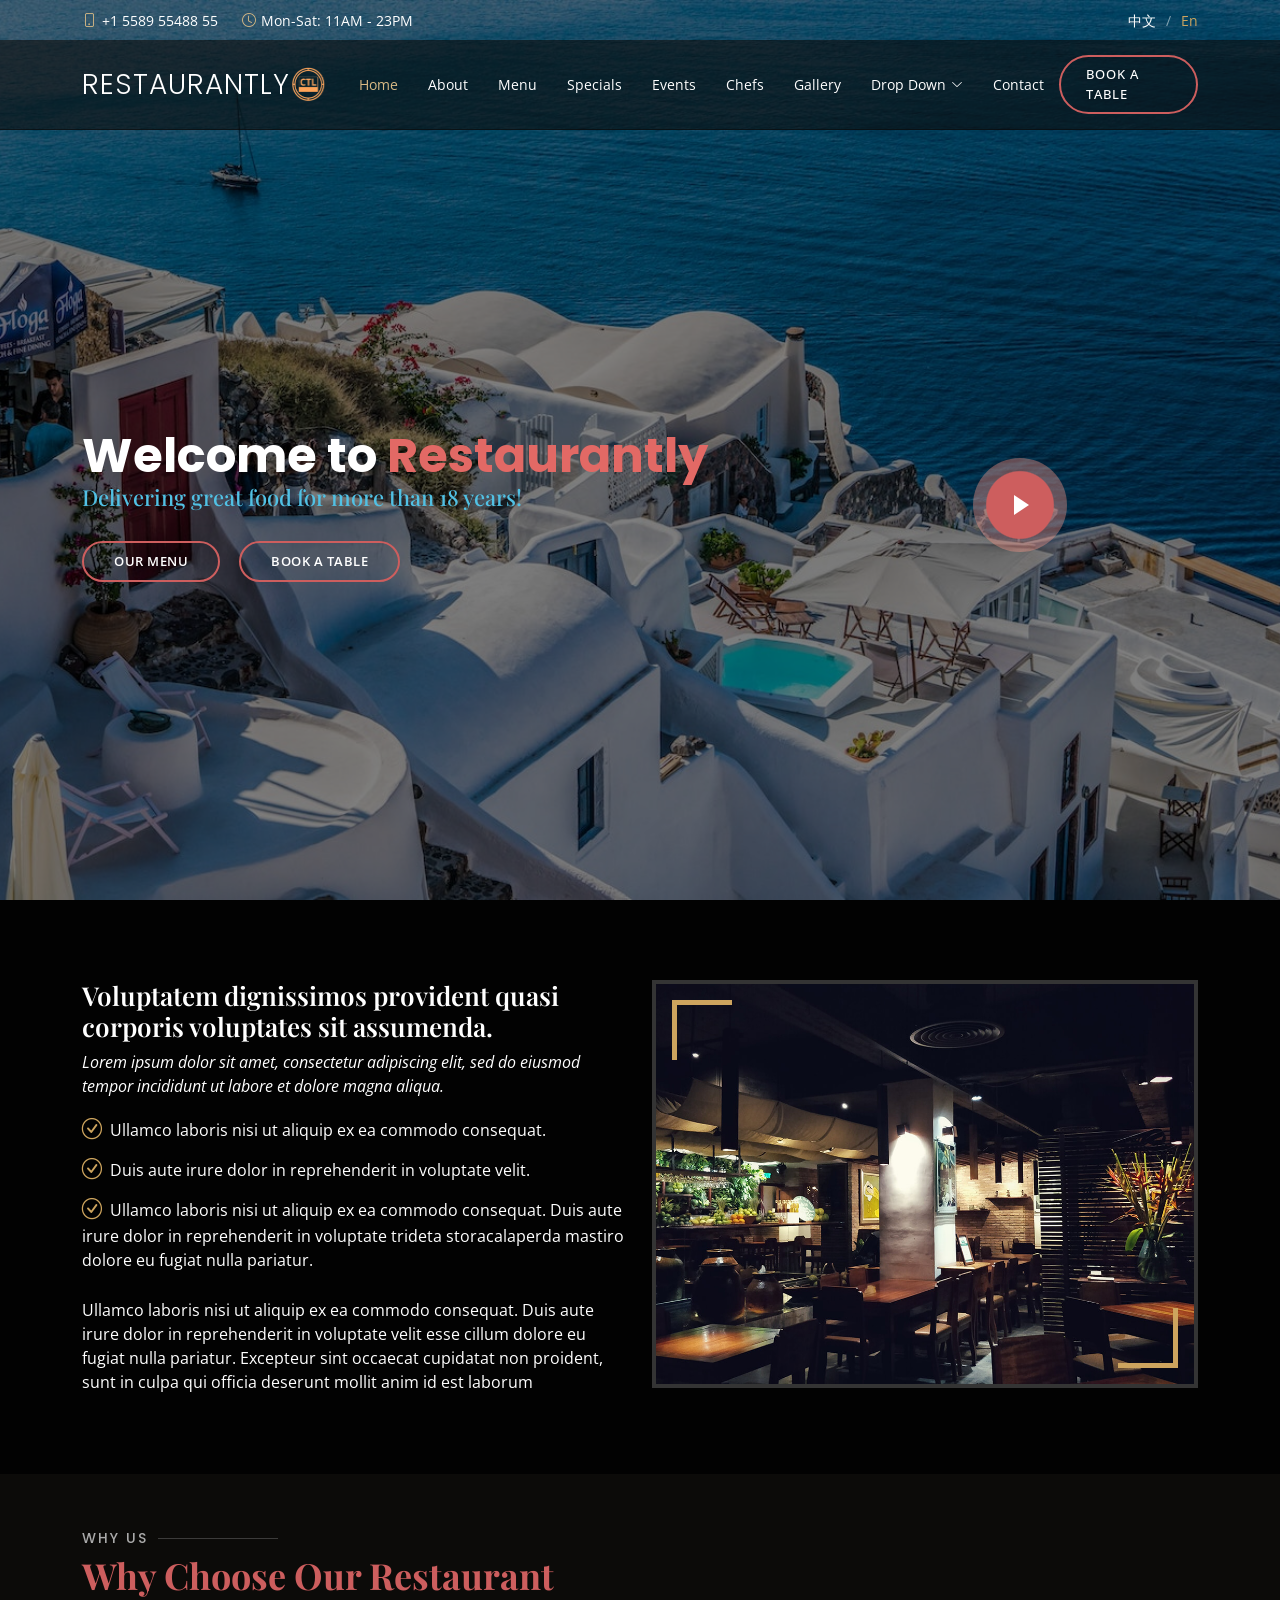
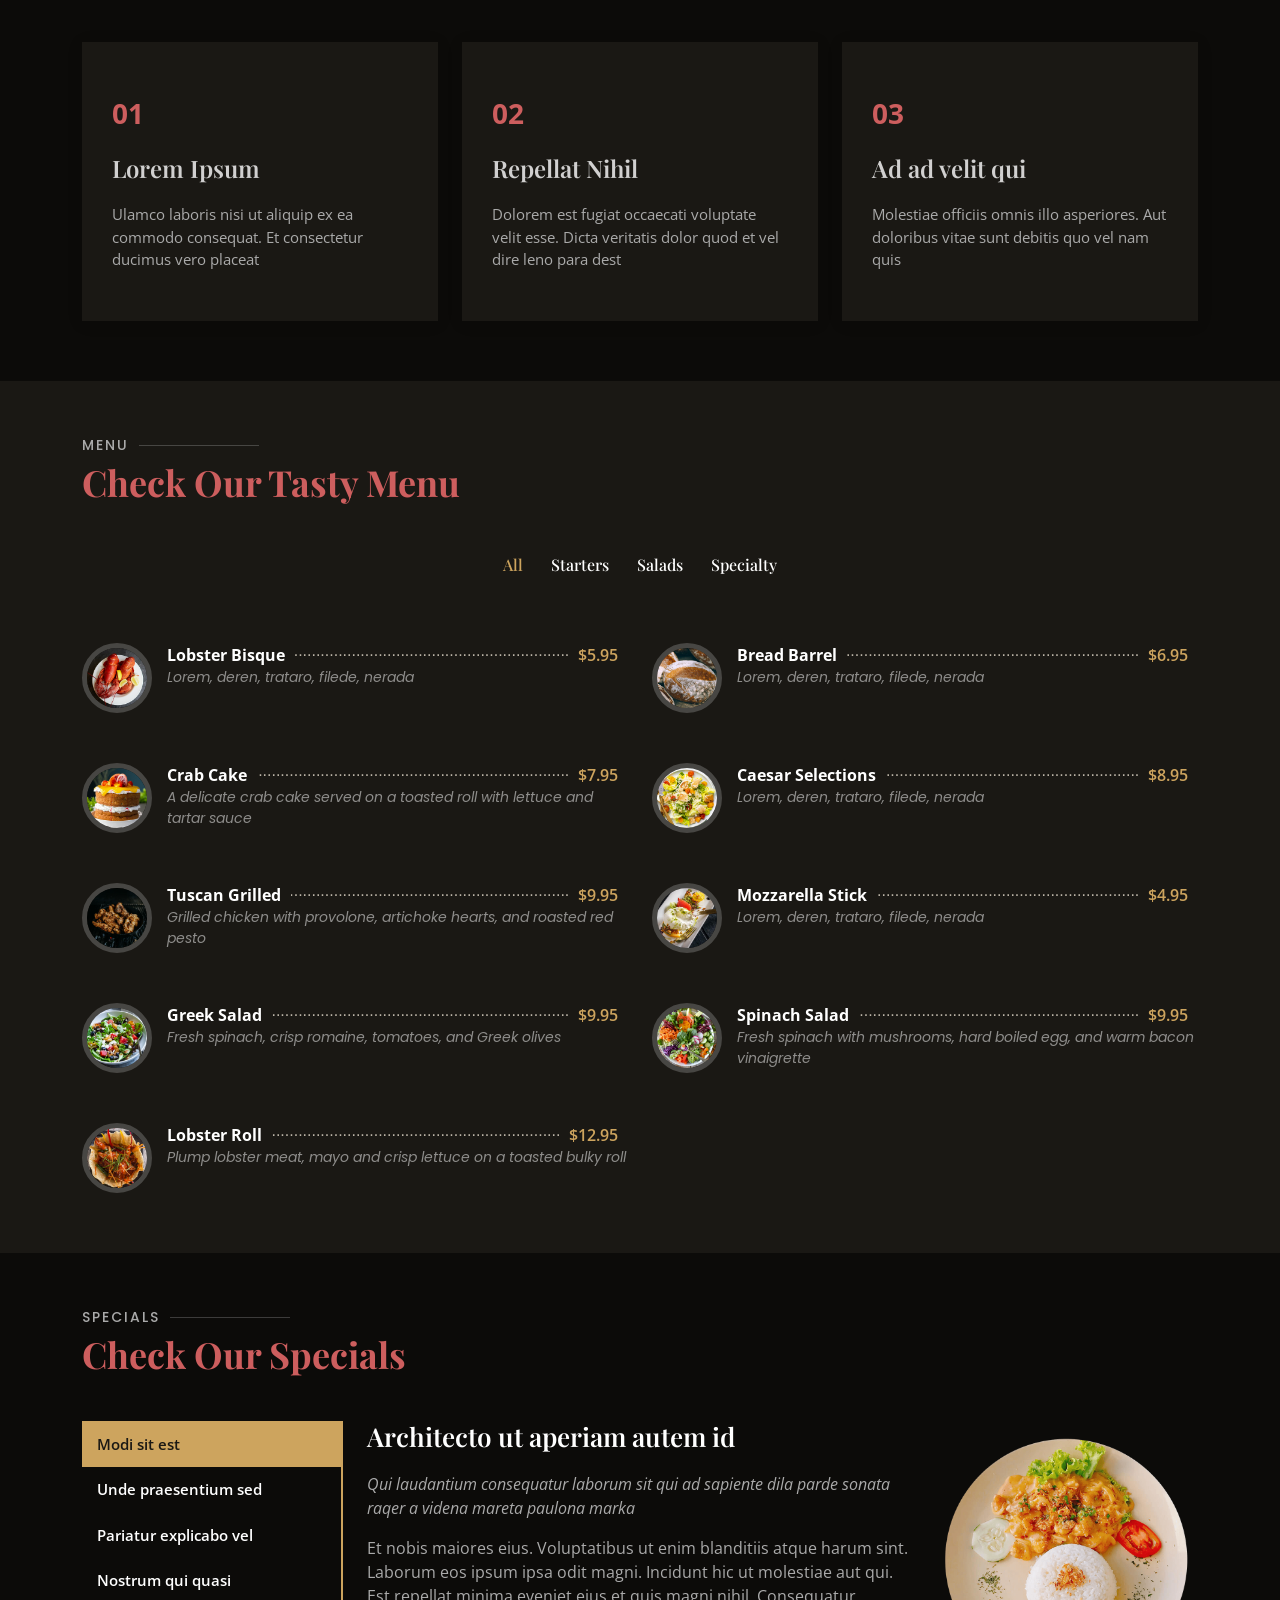
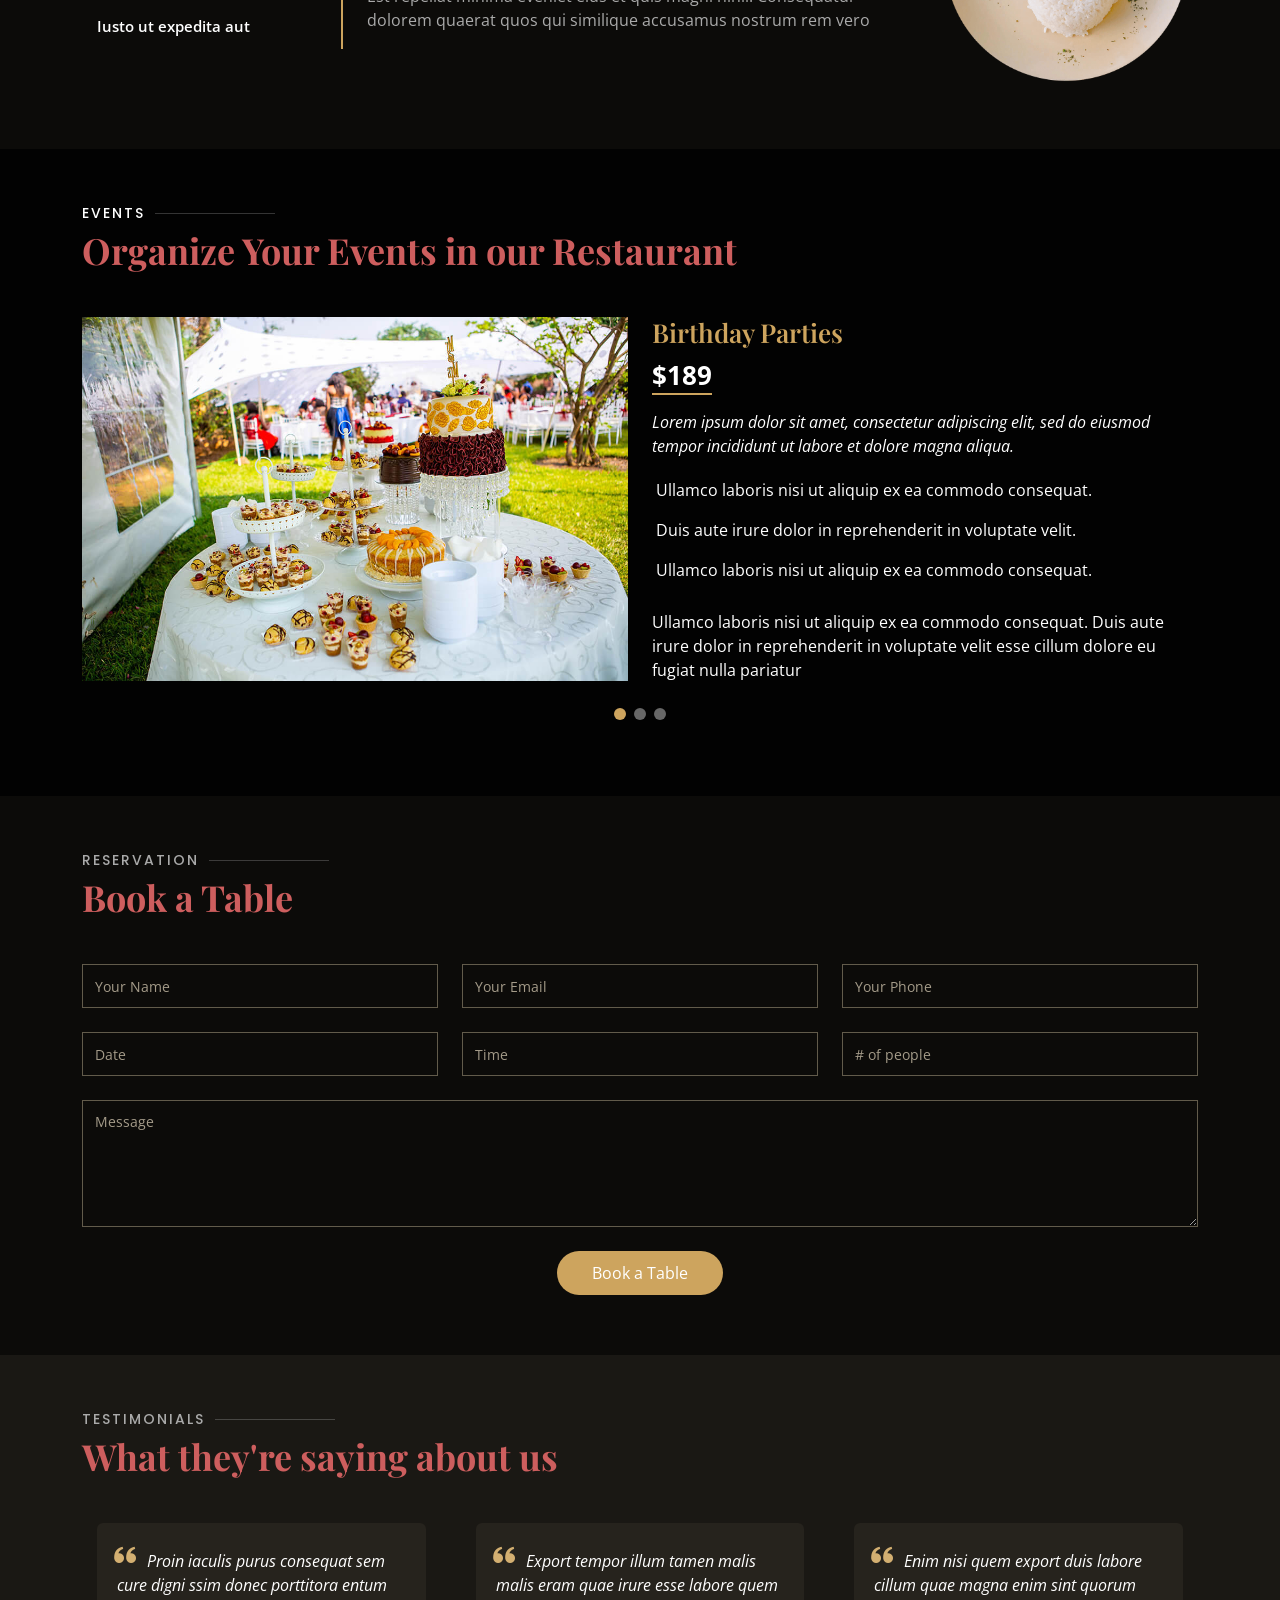
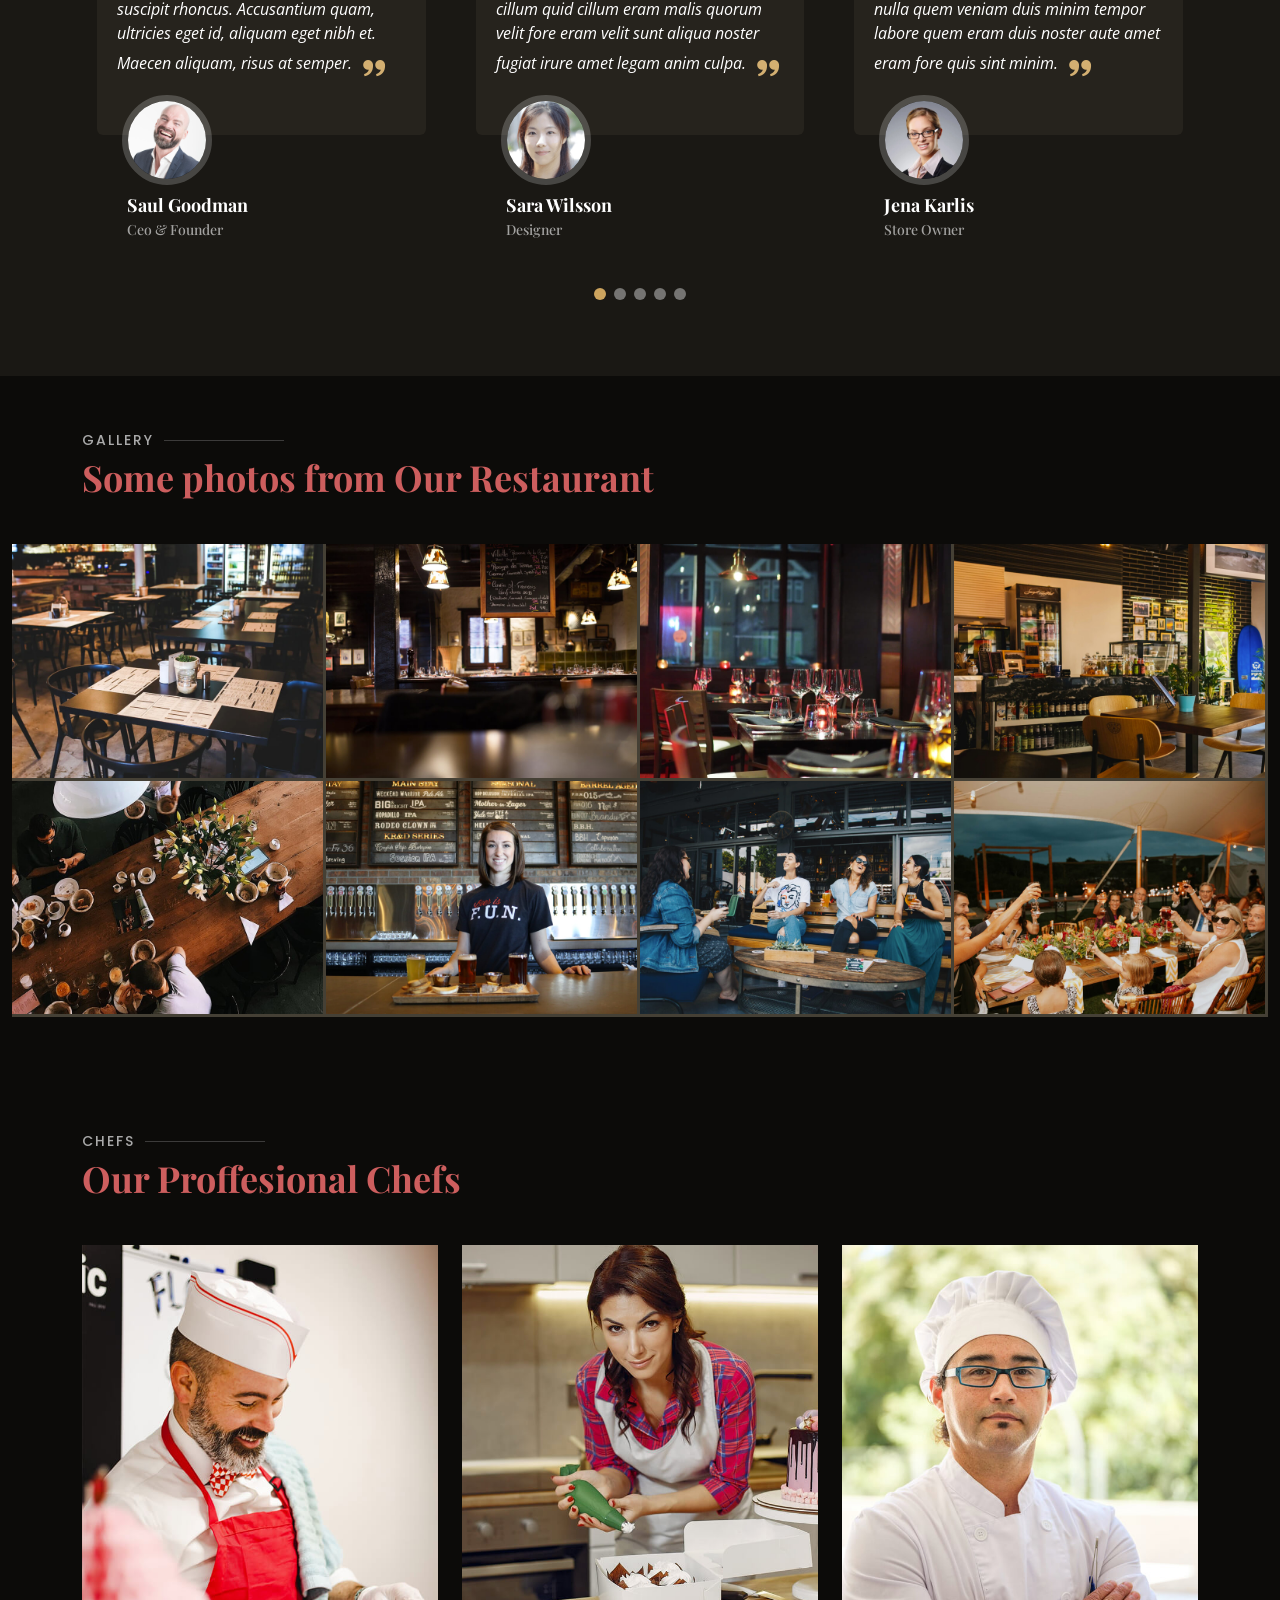
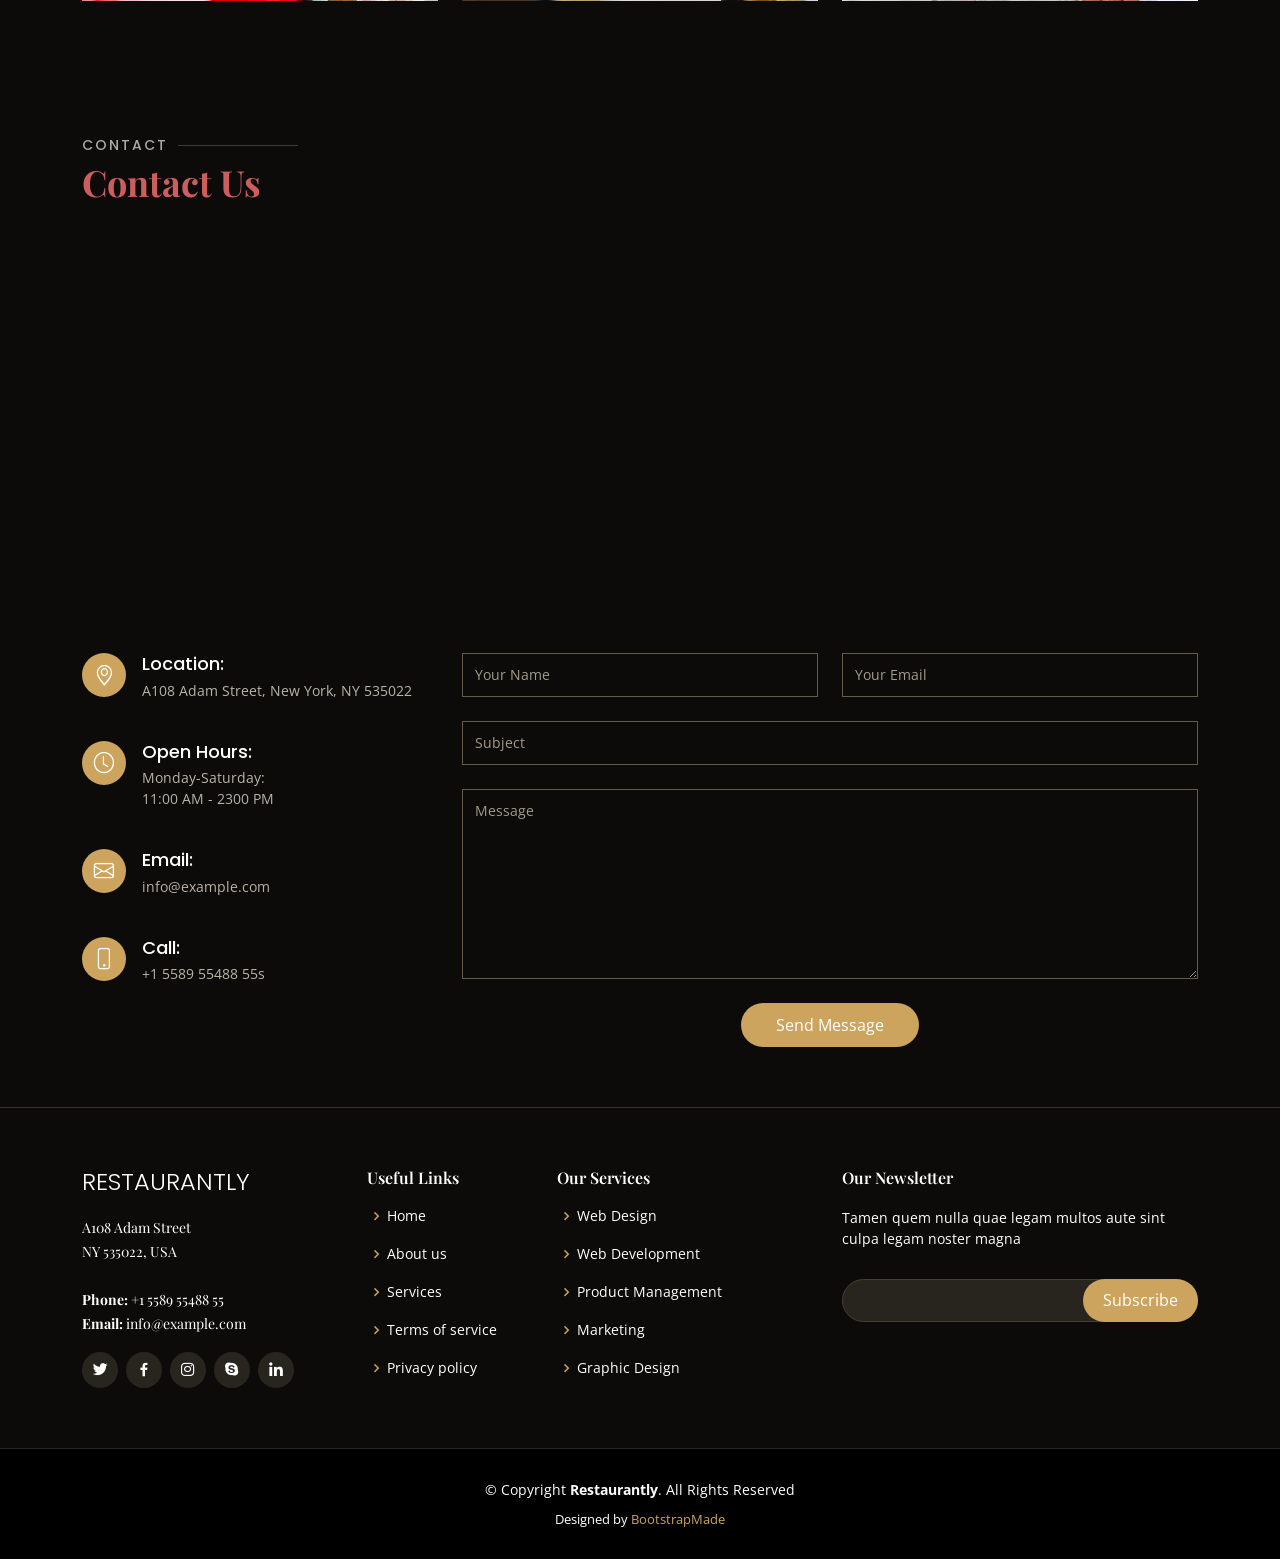
<file: indexEn.html>
<!DOCTYPE html>
<html>

<head>
  <meta charset="utf-8">
  <meta content="width=device-width, initial-scale=1.0" name="viewport">

  <title>Restaurantly Bootstrap Template - Index</title>
  <meta content="" name="description">
  <meta content="" name="keywords">

  <!-- Favicons -->
  <link href="assets/img/favicon.png" rel="icon">
  <link href="assets/img/apple-touch-icon.png" rel="apple-touch-icon">

  <!-- Google Fonts -->
  <link href="https://fonts.googleapis.com/css?family=Open+Sans:300,300i,400,400i,600,600i,700,700i|Playfair+Display:ital,wght@0,400;0,500;0,600;0,700;1,400;1,500;1,600;1,700|Poppins:300,300i,400,400i,500,500i,600,600i,700,700i" rel="stylesheet">

  <!-- Vendor CSS Files -->
  <link href="assets/vendor/animate.css/animate.min.css" rel="stylesheet">
  <link href="assets/vendor/aos/aos.css" rel="stylesheet">
  <link href="assets/vendor/bootstrap/css/bootstrap.min.css" rel="stylesheet">
  <link href="assets/vendor/bootstrap-icons/bootstrap-icons.css" rel="stylesheet">
  <link href="assets/vendor/boxicons/css/boxicons.min.css" rel="stylesheet">
  <link href="assets/vendor/glightbox/css/glightbox.min.css" rel="stylesheet">
  <link href="assets/vendor/swiper/swiper-bundle.min.css" rel="stylesheet">

  <!-- Template Main CSS File -->
  <link href="assets/css/style.css" rel="stylesheet">

  
</head>

<body>

  <!-- ======= Top Bar ======= -->
  <div id="topbar" class="d-flex align-items-center fixed-top">
    <div class="container d-flex justify-content-center justify-content-md-between">

      <div class="contact-info d-flex align-items-center">
        <i class="bi bi-phone d-flex align-items-center"><span>+1 5589 55488 55</span></i>
        <i class="bi bi-clock d-flex align-items-center ms-4"><span> Mon-Sat: 11AM - 23PM</span></i>
      </div>

      <div class="languages d-none d-md-flex align-items-center">
        <ul>
          <li><a href="index.html">中文</a></li>
          <li>En</li>
        </ul>
      </div>
    </div>
  </div>

  <!-- ======= Header ======= -->
  <header id="header" class="fixed-top d-flex align-items-cente">
    <div class="container-fluid container-xl d-flex align-items-center justify-content-lg-between">

      <h1 class="logo me-auto me-lg-0"><a href="index.html">Restaurantly</a></h1>
      <!-- Uncomment below if you prefer to use an image logo -->
      <a href="index.html" class="logo me-auto me-lg-0"><img src="assets/img/logo.png" alt="" class="img-fluid"></a>

      <nav id="navbar" class="navbar order-last order-lg-0">
        <ul>
          <li><a class="nav-link scrollto active" href="#hero">Home</a></li>
          <li><a class="nav-link scrollto" href="#about">About</a></li>
          <li><a class="nav-link scrollto" href="#menu">Menu</a></li>
          <li><a class="nav-link scrollto" href="#specials">Specials</a></li>
          <li><a class="nav-link scrollto" href="#events">Events</a></li>
          <li><a class="nav-link scrollto" href="#chefs">Chefs</a></li>
          <li><a class="nav-link scrollto" href="#gallery">Gallery</a></li>
          <li class="dropdown"><a href="#"><span>Drop Down</span> <i class="bi bi-chevron-down"></i></a>
            <ul>
              <li><a href="#">Drop Down 1</a></li>
              <li class="dropdown"><a href="#"><span>Deep Drop Down</span> <i class="bi bi-chevron-right"></i></a>
                <ul>
                  <li><a href="#">Deep Drop Down 1</a></li>
                  <li><a href="#">Deep Drop Down 2</a></li>
                  <li><a href="#">Deep Drop Down 3</a></li>
                  <li><a href="#">Deep Drop Down 4</a></li>
                  <li><a href="#">Deep Drop Down 5</a></li>
                </ul>
              </li>
              <li><a href="#">Drop Down 2</a></li>
              <li><a href="#">Drop Down 3</a></li>
              <li><a href="#">Drop Down 4</a></li>
            </ul>
          </li>
          <li><a class="nav-link scrollto" href="#contact">Contact</a></li>
        </ul>
        <i class="bi bi-list mobile-nav-toggle"></i>
      </nav><!-- .navbar -->
      <a href="#book-a-table" class="book-a-table-btn scrollto d-none d-lg-flex">Book a table</a>

    </div>
  </header><!-- End Header -->

  <!-- ======= Hero Section ======= -->
  <section id="hero" class="d-flex align-items-center">
    <div class="container position-relative text-center text-lg-start" data-aos="zoom-in" data-aos-delay="100">
      <div class="row">
        <div class="col-lg-8">
          <h1>Welcome to <span>Restaurantly</span></h1>
          <h2>Delivering great food for more than 18 years!</h2>

          <div class="btns">
            <a href="#menu" class="btn-menu animated fadeInUp scrollto">Our Menu</a>
            <a href="#book-a-table" class="btn-book animated fadeInUp scrollto">Book a Table</a>
          </div>
        </div>
        <div class="col-lg-4 d-flex align-items-center justify-content-center position-relative" data-aos="zoom-in" data-aos-delay="200">
          <a href="https://www.youtube.com/watch?v=GlrxcuEDyF8" class="glightbox play-btn"></a>
        </div>

      </div>
    </div>
  </section><!-- End Hero -->

  <main id="main">

    <!-- ======= About Section ======= -->
    <section id="about" class="about">
      <div class="container" data-aos="fade-up">

        <div class="row">
          <div class="col-lg-6 order-1 order-lg-2" data-aos="zoom-in" data-aos-delay="100">
            <div class="about-img">
              <img src="assets/img/about.jpg" alt="">
            </div>
          </div>
          <div class="col-lg-6 pt-4 pt-lg-0 order-2 order-lg-1 content">
            <h3>Voluptatem dignissimos provident quasi corporis voluptates sit assumenda.</h3>
            <p class="fst-italic">
              Lorem ipsum dolor sit amet, consectetur adipiscing elit, sed do eiusmod tempor incididunt ut labore et dolore
              magna aliqua.
            </p>
            <ul>
              <li><i class="bi bi-check-circle"></i> Ullamco laboris nisi ut aliquip ex ea commodo consequat.</li>
              <li><i class="bi bi-check-circle"></i> Duis aute irure dolor in reprehenderit in voluptate velit.</li>
              <li><i class="bi bi-check-circle"></i> Ullamco laboris nisi ut aliquip ex ea commodo consequat. Duis aute irure dolor in reprehenderit in voluptate trideta storacalaperda mastiro dolore eu fugiat nulla pariatur.</li>
            </ul>
            <p>
              Ullamco laboris nisi ut aliquip ex ea commodo consequat. Duis aute irure dolor in reprehenderit in voluptate
              velit esse cillum dolore eu fugiat nulla pariatur. Excepteur sint occaecat cupidatat non proident, sunt in
              culpa qui officia deserunt mollit anim id est laborum
            </p>
          </div>
        </div>

      </div>
    </section><!-- End About Section -->

    <!-- ======= Why Us Section ======= -->
    <section id="why-us" class="why-us">
      <div class="container" data-aos="fade-up">

        <div class="section-title">
          <h2>Why Us</h2>
          <p>Why Choose Our Restaurant</p>
        </div>

        <div class="row">

          <div class="col-lg-4">
            <div class="box" data-aos="zoom-in" data-aos-delay="100">
              <span>01</span>
              <h4>Lorem Ipsum</h4>
              <p>Ulamco laboris nisi ut aliquip ex ea commodo consequat. Et consectetur ducimus vero placeat</p>
            </div>
          </div>

          <div class="col-lg-4 mt-4 mt-lg-0">
            <div class="box" data-aos="zoom-in" data-aos-delay="200">
              <span>02</span>
              <h4>Repellat Nihil</h4>
              <p>Dolorem est fugiat occaecati voluptate velit esse. Dicta veritatis dolor quod et vel dire leno para dest</p>
            </div>
          </div>

          <div class="col-lg-4 mt-4 mt-lg-0">
            <div class="box" data-aos="zoom-in" data-aos-delay="300">
              <span>03</span>
              <h4> Ad ad velit qui</h4>
              <p>Molestiae officiis omnis illo asperiores. Aut doloribus vitae sunt debitis quo vel nam quis</p>
            </div>
          </div>

        </div>

      </div>
    </section><!-- End Why Us Section -->

    <!-- ======= Menu Section ======= -->
    <section id="menu" class="menu section-bg">
      <div class="container" data-aos="fade-up">

        <div class="section-title">
          <h2>Menu</h2>
          <p>Check Our Tasty Menu</p>
        </div>

        <div class="row" data-aos="fade-up" data-aos-delay="100">
          <div class="col-lg-12 d-flex justify-content-center">
            <ul id="menu-flters">
              <li data-filter="*" class="filter-active">All</li>
              <li data-filter=".filter-starters">Starters</li>
              <li data-filter=".filter-salads">Salads</li>
              <li data-filter=".filter-specialty">Specialty</li>
            </ul>
          </div>
        </div>

        <div class="row menu-container" data-aos="fade-up" data-aos-delay="200">

          <div class="col-lg-6 menu-item filter-starters">
            <img src="assets/img/menu/lobster-bisque.jpg" class="menu-img" alt="">
            <div class="menu-content">
              <a href="#">Lobster Bisque</a><span>$5.95</span>
            </div>
            <div class="menu-ingredients">
              Lorem, deren, trataro, filede, nerada
            </div>
          </div>

          <div class="col-lg-6 menu-item filter-specialty">
            <img src="assets/img/menu/bread-barrel.jpg" class="menu-img" alt="">
            <div class="menu-content">
              <a href="#">Bread Barrel</a><span>$6.95</span>
            </div>
            <div class="menu-ingredients">
              Lorem, deren, trataro, filede, nerada
            </div>
          </div>

          <div class="col-lg-6 menu-item filter-starters">
            <img src="assets/img/menu/cake.jpg" class="menu-img" alt="">
            <div class="menu-content">
              <a href="#">Crab Cake</a><span>$7.95</span>
            </div>
            <div class="menu-ingredients">
              A delicate crab cake served on a toasted roll with lettuce and tartar sauce
            </div>
          </div>

          <div class="col-lg-6 menu-item filter-salads">
            <img src="assets/img/menu/caesar.jpg" class="menu-img" alt="">
            <div class="menu-content">
              <a href="#">Caesar Selections</a><span>$8.95</span>
            </div>
            <div class="menu-ingredients">
              Lorem, deren, trataro, filede, nerada
            </div>
          </div>

          <div class="col-lg-6 menu-item filter-specialty">
            <img src="assets/img/menu/tuscan-grilled.jpg" class="menu-img" alt="">
            <div class="menu-content">
              <a href="#">Tuscan Grilled</a><span>$9.95</span>
            </div>
            <div class="menu-ingredients">
              Grilled chicken with provolone, artichoke hearts, and roasted red pesto
            </div>
          </div>

          <div class="col-lg-6 menu-item filter-starters">
            <img src="assets/img/menu/mozzarella.jpg" class="menu-img" alt="">
            <div class="menu-content">
              <a href="#">Mozzarella Stick</a><span>$4.95</span>
            </div>
            <div class="menu-ingredients">
              Lorem, deren, trataro, filede, nerada
            </div>
          </div>

          <div class="col-lg-6 menu-item filter-salads">
            <img src="assets/img/menu/greek-salad.jpg" class="menu-img" alt="">
            <div class="menu-content">
              <a href="#">Greek Salad</a><span>$9.95</span>
            </div>
            <div class="menu-ingredients">
              Fresh spinach, crisp romaine, tomatoes, and Greek olives
            </div>
          </div>

          <div class="col-lg-6 menu-item filter-salads">
            <img src="assets/img/menu/spinach-salad.jpg" class="menu-img" alt="">
            <div class="menu-content">
              <a href="#">Spinach Salad</a><span>$9.95</span>
            </div>
            <div class="menu-ingredients">
              Fresh spinach with mushrooms, hard boiled egg, and warm bacon vinaigrette
            </div>
          </div>

          <div class="col-lg-6 menu-item filter-specialty">
            <img src="assets/img/menu/lobster-roll.jpg" class="menu-img" alt="">
            <div class="menu-content">
              <a href="#">Lobster Roll</a><span>$12.95</span>
            </div>
            <div class="menu-ingredients">
              Plump lobster meat, mayo and crisp lettuce on a toasted bulky roll
            </div>
          </div>

        </div>

      </div>
    </section><!-- End Menu Section -->

    <!-- ======= Specials Section ======= -->
    <section id="specials" class="specials">
      <div class="container" data-aos="fade-up">

        <div class="section-title">
          <h2>Specials</h2>
          <p>Check Our Specials</p>
        </div>

        <div class="row" data-aos="fade-up" data-aos-delay="100">
          <div class="col-lg-3">
            <ul class="nav nav-tabs flex-column">
              <li class="nav-item">
                <a class="nav-link active show" data-bs-toggle="tab" href="#tab-1">Modi sit est</a>
              </li>
              <li class="nav-item">
                <a class="nav-link" data-bs-toggle="tab" href="#tab-2">Unde praesentium sed</a>
              </li>
              <li class="nav-item">
                <a class="nav-link" data-bs-toggle="tab" href="#tab-3">Pariatur explicabo vel</a>
              </li>
              <li class="nav-item">
                <a class="nav-link" data-bs-toggle="tab" href="#tab-4">Nostrum qui quasi</a>
              </li>
              <li class="nav-item">
                <a class="nav-link" data-bs-toggle="tab" href="#tab-5">Iusto ut expedita aut</a>
              </li>
            </ul>
          </div>
          <div class="col-lg-9 mt-4 mt-lg-0">
            <div class="tab-content">
              <div class="tab-pane active show" id="tab-1">
                <div class="row">
                  <div class="col-lg-8 details order-2 order-lg-1">
                    <h3>Architecto ut aperiam autem id</h3>
                    <p class="fst-italic">Qui laudantium consequatur laborum sit qui ad sapiente dila parde sonata raqer a videna mareta paulona marka</p>
                    <p>Et nobis maiores eius. Voluptatibus ut enim blanditiis atque harum sint. Laborum eos ipsum ipsa odit magni. Incidunt hic ut molestiae aut qui. Est repellat minima eveniet eius et quis magni nihil. Consequatur dolorem quaerat quos qui similique accusamus nostrum rem vero</p>
                  </div>
                  <div class="col-lg-4 text-center order-1 order-lg-2">
                    <img src="assets/img/specials-1.png" alt="" class="img-fluid">
                  </div>
                </div>
              </div>
              <div class="tab-pane" id="tab-2">
                <div class="row">
                  <div class="col-lg-8 details order-2 order-lg-1">
                    <h3>Et blanditiis nemo veritatis excepturi</h3>
                    <p class="fst-italic">Qui laudantium consequatur laborum sit qui ad sapiente dila parde sonata raqer a videna mareta paulona marka</p>
                    <p>Ea ipsum voluptatem consequatur quis est. Illum error ullam omnis quia et reiciendis sunt sunt est. Non aliquid repellendus itaque accusamus eius et velit ipsa voluptates. Optio nesciunt eaque beatae accusamus lerode pakto madirna desera vafle de nideran pal</p>
                  </div>
                  <div class="col-lg-4 text-center order-1 order-lg-2">
                    <img src="assets/img/specials-2.png" alt="" class="img-fluid">
                  </div>
                </div>
              </div>
              <div class="tab-pane" id="tab-3">
                <div class="row">
                  <div class="col-lg-8 details order-2 order-lg-1">
                    <h3>Impedit facilis occaecati odio neque aperiam sit</h3>
                    <p class="fst-italic">Eos voluptatibus quo. Odio similique illum id quidem non enim fuga. Qui natus non sunt dicta dolor et. In asperiores velit quaerat perferendis aut</p>
                    <p>Iure officiis odit rerum. Harum sequi eum illum corrupti culpa veritatis quisquam. Neque necessitatibus illo rerum eum ut. Commodi ipsam minima molestiae sed laboriosam a iste odio. Earum odit nesciunt fugiat sit ullam. Soluta et harum voluptatem optio quae</p>
                  </div>
                  <div class="col-lg-4 text-center order-1 order-lg-2">
                    <img src="assets/img/specials-3.png" alt="" class="img-fluid">
                  </div>
                </div>
              </div>
              <div class="tab-pane" id="tab-4">
                <div class="row">
                  <div class="col-lg-8 details order-2 order-lg-1">
                    <h3>Fuga dolores inventore laboriosam ut est accusamus laboriosam dolore</h3>
                    <p class="fst-italic">Totam aperiam accusamus. Repellat consequuntur iure voluptas iure porro quis delectus</p>
                    <p>Eaque consequuntur consequuntur libero expedita in voluptas. Nostrum ipsam necessitatibus aliquam fugiat debitis quis velit. Eum ex maxime error in consequatur corporis atque. Eligendi asperiores sed qui veritatis aperiam quia a laborum inventore</p>
                  </div>
                  <div class="col-lg-4 text-center order-1 order-lg-2">
                    <img src="assets/img/specials-4.png" alt="" class="img-fluid">
                  </div>
                </div>
              </div>
              <div class="tab-pane" id="tab-5">
                <div class="row">
                  <div class="col-lg-8 details order-2 order-lg-1">
                    <h3>Est eveniet ipsam sindera pad rone matrelat sando reda</h3>
                    <p class="fst-italic">Omnis blanditiis saepe eos autem qui sunt debitis porro quia.</p>
                    <p>Exercitationem nostrum omnis. Ut reiciendis repudiandae minus. Omnis recusandae ut non quam ut quod eius qui. Ipsum quia odit vero atque qui quibusdam amet. Occaecati sed est sint aut vitae molestiae voluptate vel</p>
                  </div>
                  <div class="col-lg-4 text-center order-1 order-lg-2">
                    <img src="assets/img/specials-5.png" alt="" class="img-fluid">
                  </div>
                </div>
              </div>
            </div>
          </div>
        </div>

      </div>
    </section><!-- End Specials Section -->

    <!-- ======= Events Section ======= -->
    <section id="events" class="events">
      <div class="container" data-aos="fade-up">

        <div class="section-title">
          <h2>Events</h2>
          <p>Organize Your Events in our Restaurant</p>
        </div>

        <div class="events-slider swiper-container" data-aos="fade-up" data-aos-delay="100">
          <div class="swiper-wrapper">

            <div class="swiper-slide">
              <div class="row event-item">
                <div class="col-lg-6">
                  <img src="assets/img/event-birthday.jpg" class="img-fluid" alt="">
                </div>
                <div class="col-lg-6 pt-4 pt-lg-0 content">
                  <h3>Birthday Parties</h3>
                  <div class="price">
                    <p><span>$189</span></p>
                  </div>
                  <p class="fst-italic">
                    Lorem ipsum dolor sit amet, consectetur adipiscing elit, sed do eiusmod tempor incididunt ut labore et dolore
                    magna aliqua.
                  </p>
                  <ul>
                    <li><i class="bi bi-check-circled"></i> Ullamco laboris nisi ut aliquip ex ea commodo consequat.</li>
                    <li><i class="bi bi-check-circled"></i> Duis aute irure dolor in reprehenderit in voluptate velit.</li>
                    <li><i class="bi bi-check-circled"></i> Ullamco laboris nisi ut aliquip ex ea commodo consequat.</li>
                  </ul>
                  <p>
                    Ullamco laboris nisi ut aliquip ex ea commodo consequat. Duis aute irure dolor in reprehenderit in voluptate
                    velit esse cillum dolore eu fugiat nulla pariatur
                  </p>
                </div>
              </div>
            </div><!-- End testimonial item -->

            <div class="swiper-slide">
              <div class="row event-item">
                <div class="col-lg-6">
                  <img src="assets/img/event-private.jpg" class="img-fluid" alt="">
                </div>
                <div class="col-lg-6 pt-4 pt-lg-0 content">
                  <h3>Private Parties</h3>
                  <div class="price">
                    <p><span>$290</span></p>
                  </div>
                  <p class="fst-italic">
                    Lorem ipsum dolor sit amet, consectetur adipiscing elit, sed do eiusmod tempor incididunt ut labore et dolore
                    magna aliqua.
                  </p>
                  <ul>
                    <li><i class="bi bi-check-circled"></i> Ullamco laboris nisi ut aliquip ex ea commodo consequat.</li>
                    <li><i class="bi bi-check-circled"></i> Duis aute irure dolor in reprehenderit in voluptate velit.</li>
                    <li><i class="bi bi-check-circled"></i> Ullamco laboris nisi ut aliquip ex ea commodo consequat.</li>
                  </ul>
                  <p>
                    Ullamco laboris nisi ut aliquip ex ea commodo consequat. Duis aute irure dolor in reprehenderit in voluptate
                    velit esse cillum dolore eu fugiat nulla pariatur
                  </p>
                </div>
              </div>
            </div><!-- End testimonial item -->

            <div class="swiper-slide">
              <div class="row event-item">
                <div class="col-lg-6">
                  <img src="assets/img/event-custom.jpg" class="img-fluid" alt="">
                </div>
                <div class="col-lg-6 pt-4 pt-lg-0 content">
                  <h3>Custom Parties</h3>
                  <div class="price">
                    <p><span>$99</span></p>
                  </div>
                  <p class="fst-italic">
                    Lorem ipsum dolor sit amet, consectetur adipiscing elit, sed do eiusmod tempor incididunt ut labore et dolore
                    magna aliqua.
                  </p>
                  <ul>
                    <li><i class="bi bi-check-circled"></i> Ullamco laboris nisi ut aliquip ex ea commodo consequat.</li>
                    <li><i class="bi bi-check-circled"></i> Duis aute irure dolor in reprehenderit in voluptate velit.</li>
                    <li><i class="bi bi-check-circled"></i> Ullamco laboris nisi ut aliquip ex ea commodo consequat.</li>
                  </ul>
                  <p>
                    Ullamco laboris nisi ut aliquip ex ea commodo consequat. Duis aute irure dolor in reprehenderit in voluptate
                    velit esse cillum dolore eu fugiat nulla pariatur
                  </p>
                </div>
              </div>
            </div><!-- End testimonial item -->

          </div>
          <div class="swiper-pagination"></div>
        </div>

      </div>
    </section><!-- End Events Section -->

    <!-- ======= Book A Table Section ======= -->
    <section id="book-a-table" class="book-a-table">
      <div class="container" data-aos="fade-up">

        <div class="section-title">
          <h2>Reservation</h2>
          <p>Book a Table</p>
        </div>

        <form action="forms/book-a-table.php" method="post" role="form" class="php-email-form" data-aos="fade-up" data-aos-delay="100">
          <div class="row">
            <div class="col-lg-4 col-md-6 form-group">
              <input type="text" name="name" class="form-control" id="name" placeholder="Your Name" data-rule="minlen:4" data-msg="Please enter at least 4 chars">
              <div class="validate"></div>
            </div>
            <div class="col-lg-4 col-md-6 form-group mt-3 mt-md-0">
              <input type="email" class="form-control" name="email" id="email" placeholder="Your Email" data-rule="email" data-msg="Please enter a valid email">
              <div class="validate"></div>
            </div>
            <div class="col-lg-4 col-md-6 form-group mt-3 mt-md-0">
              <input type="text" class="form-control" name="phone" id="phone" placeholder="Your Phone" data-rule="minlen:4" data-msg="Please enter at least 4 chars">
              <div class="validate"></div>
            </div>
            <div class="col-lg-4 col-md-6 form-group mt-3">
              <input type="text" name="date" class="form-control" id="date" placeholder="Date" data-rule="minlen:4" data-msg="Please enter at least 4 chars">
              <div class="validate"></div>
            </div>
            <div class="col-lg-4 col-md-6 form-group mt-3">
              <input type="text" class="form-control" name="time" id="time" placeholder="Time" data-rule="minlen:4" data-msg="Please enter at least 4 chars">
              <div class="validate"></div>
            </div>
            <div class="col-lg-4 col-md-6 form-group mt-3">
              <input type="number" class="form-control" name="people" id="people" placeholder="# of people" data-rule="minlen:1" data-msg="Please enter at least 1 chars">
              <div class="validate"></div>
            </div>
          </div>
          <div class="form-group mt-3">
            <textarea class="form-control" name="message" rows="5" placeholder="Message"></textarea>
            <div class="validate"></div>
          </div>
          <div class="mb-3">
            <div class="loading">Loading</div>
            <div class="error-message"></div>
            <div class="sent-message">Your booking request was sent. We will call back or send an Email to confirm your reservation. Thank you!</div>
          </div>
          <div class="text-center"><button type="submit">Book a Table</button></div>
        </form>

      </div>
    </section><!-- End Book A Table Section -->

    <!-- ======= Testimonials Section ======= -->
    <section id="testimonials" class="testimonials section-bg">
      <div class="container" data-aos="fade-up">

        <div class="section-title">
          <h2>Testimonials</h2>
          <p>What they're saying about us</p>
        </div>

        <div class="testimonials-slider swiper-container" data-aos="fade-up" data-aos-delay="100">
          <div class="swiper-wrapper">

            <div class="swiper-slide">
              <div class="testimonial-item">
                <p>
                  <i class="bx bxs-quote-alt-left quote-icon-left"></i>
                  Proin iaculis purus consequat sem cure digni ssim donec porttitora entum suscipit rhoncus. Accusantium quam, ultricies eget id, aliquam eget nibh et. Maecen aliquam, risus at semper.
                  <i class="bx bxs-quote-alt-right quote-icon-right"></i>
                </p>
                <img src="assets/img/testimonials/testimonials-1.jpg" class="testimonial-img" alt="">
                <h3>Saul Goodman</h3>
                <h4>Ceo &amp; Founder</h4>
              </div>
            </div><!-- End testimonial item -->

            <div class="swiper-slide">
              <div class="testimonial-item">
                <p>
                  <i class="bx bxs-quote-alt-left quote-icon-left"></i>
                  Export tempor illum tamen malis malis eram quae irure esse labore quem cillum quid cillum eram malis quorum velit fore eram velit sunt aliqua noster fugiat irure amet legam anim culpa.
                  <i class="bx bxs-quote-alt-right quote-icon-right"></i>
                </p>
                <img src="assets/img/testimonials/testimonials-2.jpg" class="testimonial-img" alt="">
                <h3>Sara Wilsson</h3>
                <h4>Designer</h4>
              </div>
            </div><!-- End testimonial item -->

            <div class="swiper-slide">
              <div class="testimonial-item">
                <p>
                  <i class="bx bxs-quote-alt-left quote-icon-left"></i>
                  Enim nisi quem export duis labore cillum quae magna enim sint quorum nulla quem veniam duis minim tempor labore quem eram duis noster aute amet eram fore quis sint minim.
                  <i class="bx bxs-quote-alt-right quote-icon-right"></i>
                </p>
                <img src="assets/img/testimonials/testimonials-3.jpg" class="testimonial-img" alt="">
                <h3>Jena Karlis</h3>
                <h4>Store Owner</h4>
              </div>
            </div><!-- End testimonial item -->

            <div class="swiper-slide">
              <div class="testimonial-item">
                <p>
                  <i class="bx bxs-quote-alt-left quote-icon-left"></i>
                  Fugiat enim eram quae cillum dolore dolor amet nulla culpa multos export minim fugiat minim velit minim dolor enim duis veniam ipsum anim magna sunt elit fore quem dolore labore illum veniam.
                  <i class="bx bxs-quote-alt-right quote-icon-right"></i>
                </p>
                <img src="assets/img/testimonials/testimonials-4.jpg" class="testimonial-img" alt="">
                <h3>Matt Brandon</h3>
                <h4>Freelancer</h4>
              </div>
            </div><!-- End testimonial item -->

            <div class="swiper-slide">
              <div class="testimonial-item">
                <p>
                  <i class="bx bxs-quote-alt-left quote-icon-left"></i>
                  Quis quorum aliqua sint quem legam fore sunt eram irure aliqua veniam tempor noster veniam enim culpa labore duis sunt culpa nulla illum cillum fugiat legam esse veniam culpa fore nisi cillum quid.
                  <i class="bx bxs-quote-alt-right quote-icon-right"></i>
                </p>
                <img src="assets/img/testimonials/testimonials-5.jpg" class="testimonial-img" alt="">
                <h3>John Larson</h3>
                <h4>Entrepreneur</h4>
              </div>
            </div><!-- End testimonial item -->

          </div>
          <div class="swiper-pagination"></div>
        </div>

      </div>
    </section><!-- End Testimonials Section -->

    <!-- ======= Gallery Section ======= -->
    <section id="gallery" class="gallery">

      <div class="container" data-aos="fade-up">
        <div class="section-title">
          <h2>Gallery</h2>
          <p>Some photos from Our Restaurant</p>
        </div>
      </div>

      <div class="container-fluid" data-aos="fade-up" data-aos-delay="100">

        <div class="row g-0">

          <div class="col-lg-3 col-md-4">
            <div class="gallery-item">
              <a href="assets/img/gallery/gallery-1.jpg" class="gallery-lightbox" data-gall="gallery-item">
                <img src="assets/img/gallery/gallery-1.jpg" alt="" class="img-fluid">
              </a>
            </div>
          </div>

          <div class="col-lg-3 col-md-4">
            <div class="gallery-item">
              <a href="assets/img/gallery/gallery-2.jpg" class="gallery-lightbox" data-gall="gallery-item">
                <img src="assets/img/gallery/gallery-2.jpg" alt="" class="img-fluid">
              </a>
            </div>
          </div>

          <div class="col-lg-3 col-md-4">
            <div class="gallery-item">
              <a href="assets/img/gallery/gallery-3.jpg" class="gallery-lightbox" data-gall="gallery-item">
                <img src="assets/img/gallery/gallery-3.jpg" alt="" class="img-fluid">
              </a>
            </div>
          </div>

          <div class="col-lg-3 col-md-4">
            <div class="gallery-item">
              <a href="assets/img/gallery/gallery-4.jpg" class="gallery-lightbox" data-gall="gallery-item">
                <img src="assets/img/gallery/gallery-4.jpg" alt="" class="img-fluid">
              </a>
            </div>
          </div>

          <div class="col-lg-3 col-md-4">
            <div class="gallery-item">
              <a href="assets/img/gallery/gallery-5.jpg" class="gallery-lightbox" data-gall="gallery-item">
                <img src="assets/img/gallery/gallery-5.jpg" alt="" class="img-fluid">
              </a>
            </div>
          </div>

          <div class="col-lg-3 col-md-4">
            <div class="gallery-item">
              <a href="assets/img/gallery/gallery-6.jpg" class="gallery-lightbox" data-gall="gallery-item">
                <img src="assets/img/gallery/gallery-6.jpg" alt="" class="img-fluid">
              </a>
            </div>
          </div>

          <div class="col-lg-3 col-md-4">
            <div class="gallery-item">
              <a href="assets/img/gallery/gallery-7.jpg" class="gallery-lightbox" data-gall="gallery-item">
                <img src="assets/img/gallery/gallery-7.jpg" alt="" class="img-fluid">
              </a>
            </div>
          </div>

          <div class="col-lg-3 col-md-4">
            <div class="gallery-item">
              <a href="assets/img/gallery/gallery-8.jpg" class="gallery-lightbox" data-gall="gallery-item">
                <img src="assets/img/gallery/gallery-8.jpg" alt="" class="img-fluid">
              </a>
            </div>
          </div>

        </div>

      </div>
    </section><!-- End Gallery Section -->

    <!-- ======= Chefs Section ======= -->
    <section id="chefs" class="chefs">
      <div class="container" data-aos="fade-up">

        <div class="section-title">
          <h2>Chefs</h2>
          <p>Our Proffesional Chefs</p>
        </div>

        <div class="row">

          <div class="col-lg-4 col-md-6">
            <div class="member" data-aos="zoom-in" data-aos-delay="100">
              <img src="assets/img/chefs/chefs-1.jpg" class="img-fluid" alt="">
              <div class="member-info">
                <div class="member-info-content">
                  <h4>Walter White</h4>
                  <span>Master Chef</span>
                </div>
                <div class="social">
                  <a href=""><i class="bi bi-twitter"></i></a>
                  <a href=""><i class="bi bi-facebook"></i></a>
                  <a href=""><i class="bi bi-instagram"></i></a>
                  <a href=""><i class="bi bi-linkedin"></i></a>
                </div>
              </div>
            </div>
          </div>

          <div class="col-lg-4 col-md-6">
            <div class="member" data-aos="zoom-in" data-aos-delay="200">
              <img src="assets/img/chefs/chefs-2.jpg" class="img-fluid" alt="">
              <div class="member-info">
                <div class="member-info-content">
                  <h4>Sarah Jhonson</h4>
                  <span>Patissier</span>
                </div>
                <div class="social">
                  <a href=""><i class="bi bi-twitter"></i></a>
                  <a href=""><i class="bi bi-facebook"></i></a>
                  <a href=""><i class="bi bi-instagram"></i></a>
                  <a href=""><i class="bi bi-linkedin"></i></a>
                </div>
              </div>
            </div>
          </div>

          <div class="col-lg-4 col-md-6">
            <div class="member" data-aos="zoom-in" data-aos-delay="300">
              <img src="assets/img/chefs/chefs-3.jpg" class="img-fluid" alt="">
              <div class="member-info">
                <div class="member-info-content">
                  <h4>William Anderson</h4>
                  <span>Cook</span>
                </div>
                <div class="social">
                  <a href=""><i class="bi bi-twitter"></i></a>
                  <a href=""><i class="bi bi-facebook"></i></a>
                  <a href=""><i class="bi bi-instagram"></i></a>
                  <a href=""><i class="bi bi-linkedin"></i></a>
                </div>
              </div>
            </div>
          </div>

        </div>

      </div>
    </section><!-- End Chefs Section -->

    <!-- ======= Contact Section ======= -->
    <section id="contact" class="contact">
      <div class="container" data-aos="fade-up">

        <div class="section-title">
          <h2>Contact</h2>
          <p>Contact Us</p>
        </div>
      </div>

      <div data-aos="fade-up">
        <iframe style="border:0; width: 100%; height: 350px;" src="https://www.google.com/maps/embed?pb=!1m14!1m8!1m3!1d12097.433213460943!2d-74.0062269!3d40.7101282!3m2!1i1024!2i768!4f13.1!3m3!1m2!1s0x0%3A0xb89d1fe6bc499443!2sDowntown+Conference+Center!5e0!3m2!1smk!2sbg!4v1539943755621" frameborder="0" allowfullscreen></iframe>
      </div>

      <div class="container" data-aos="fade-up">

        <div class="row mt-5">

          <div class="col-lg-4">
            <div class="info">
              <div class="address">
                <i class="bi bi-geo-alt"></i>
                <h4>Location:</h4>
                <p>A108 Adam Street, New York, NY 535022</p>
              </div>

              <div class="open-hours">
                <i class="bi bi-clock"></i>
                <h4>Open Hours:</h4>
                <p>
                  Monday-Saturday:<br>
                  11:00 AM - 2300 PM
                </p>
              </div>

              <div class="email">
                <i class="bi bi-envelope"></i>
                <h4>Email:</h4>
                <p>info@example.com</p>
              </div>

              <div class="phone">
                <i class="bi bi-phone"></i>
                <h4>Call:</h4>
                <p>+1 5589 55488 55s</p>
              </div>

            </div>

          </div>

          <div class="col-lg-8 mt-5 mt-lg-0">

            <form action="forms/contact.php" method="post" role="form" class="php-email-form">
              <div class="row">
                <div class="col-md-6 form-group">
                  <input type="text" name="name" class="form-control" id="name" placeholder="Your Name" required>
                </div>
                <div class="col-md-6 form-group mt-3 mt-md-0">
                  <input type="email" class="form-control" name="email" id="email" placeholder="Your Email" required>
                </div>
              </div>
              <div class="form-group mt-3">
                <input type="text" class="form-control" name="subject" id="subject" placeholder="Subject" required>
              </div>
              <div class="form-group mt-3">
                <textarea class="form-control" name="message" rows="8" placeholder="Message" required></textarea>
              </div>
              <div class="my-3">
                <div class="loading">Loading</div>
                <div class="error-message"></div>
                <div class="sent-message">Your message has been sent. Thank you!</div>
              </div>
              <div class="text-center"><button type="submit">Send Message</button></div>
            </form>

          </div>

        </div>

      </div>
    </section><!-- End Contact Section -->

  </main><!-- End #main -->

  <!-- ======= Footer ======= -->
  <footer id="footer">
    <div class="footer-top">
      <div class="container">
        <div class="row">

          <div class="col-lg-3 col-md-6">
            <div class="footer-info">
              <h3>Restaurantly</h3>
              <p>
                A108 Adam Street <br>
                NY 535022, USA<br><br>
                <strong>Phone:</strong> +1 5589 55488 55<br>
                <strong>Email:</strong> info@example.com<br>
              </p>
              <div class="social-links mt-3">
                <a href="#" class="twitter"><i class="bx bxl-twitter"></i></a>
                <a href="#" class="facebook"><i class="bx bxl-facebook"></i></a>
                <a href="#" class="instagram"><i class="bx bxl-instagram"></i></a>
                <a href="#" class="google-plus"><i class="bx bxl-skype"></i></a>
                <a href="#" class="linkedin"><i class="bx bxl-linkedin"></i></a>
              </div>
            </div>
          </div>

          <div class="col-lg-2 col-md-6 footer-links">
            <h4>Useful Links</h4>
            <ul>
              <li><i class="bx bx-chevron-right"></i> <a href="#">Home</a></li>
              <li><i class="bx bx-chevron-right"></i> <a href="#">About us</a></li>
              <li><i class="bx bx-chevron-right"></i> <a href="#">Services</a></li>
              <li><i class="bx bx-chevron-right"></i> <a href="#">Terms of service</a></li>
              <li><i class="bx bx-chevron-right"></i> <a href="#">Privacy policy</a></li>
            </ul>
          </div>

          <div class="col-lg-3 col-md-6 footer-links">
            <h4>Our Services</h4>
            <ul>
              <li><i class="bx bx-chevron-right"></i> <a href="#">Web Design</a></li>
              <li><i class="bx bx-chevron-right"></i> <a href="#">Web Development</a></li>
              <li><i class="bx bx-chevron-right"></i> <a href="#">Product Management</a></li>
              <li><i class="bx bx-chevron-right"></i> <a href="#">Marketing</a></li>
              <li><i class="bx bx-chevron-right"></i> <a href="#">Graphic Design</a></li>
            </ul>
          </div>

          <div class="col-lg-4 col-md-6 footer-newsletter">
            <h4>Our Newsletter</h4>
            <p>Tamen quem nulla quae legam multos aute sint culpa legam noster magna</p>
            <form action="" method="post">
              <input type="email" name="email"><input type="submit" value="Subscribe">
            </form>

          </div>

        </div>
      </div>
    </div>

    <div class="container">
      <div class="copyright">
        &copy; Copyright <strong><span>Restaurantly</span></strong>. All Rights Reserved
      </div>
      <div class="credits">
        
        Designed by <a href="https://bootstrapmade.com/">BootstrapMade</a>
      </div>
    </div>
  </footer><!-- End Footer -->

  <div id="preloader"></div>
  <a href="#" class="back-to-top d-flex align-items-center justify-content-center"><i class="bi bi-arrow-up-short"></i></a>

  <!-- Vendor JS Files -->
  <script src="assets/vendor/aos/aos.js"></script>
  <script src="assets/vendor/bootstrap/js/bootstrap.bundle.min.js"></script>
  <script src="assets/vendor/glightbox/js/glightbox.min.js"></script>
  <script src="assets/vendor/isotope-layout/isotope.pkgd.min.js"></script>
  <script src="assets/vendor/php-email-form/validate.js"></script>
  <script src="assets/vendor/swiper/swiper-bundle.min.js"></script>

  <!-- Template Main JS File -->
  <script src="assets/js/main.js"></script>

</body>

</html>
</file>
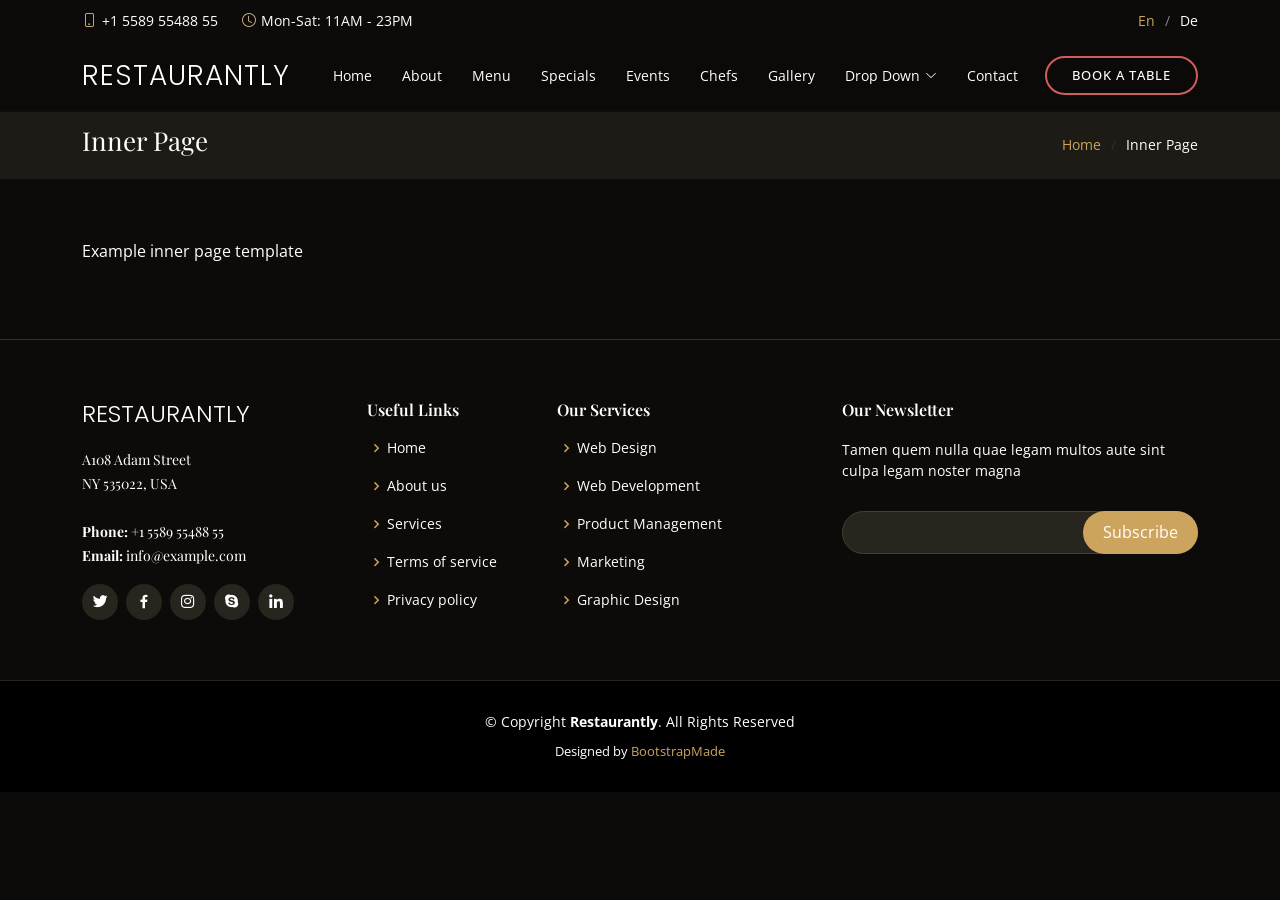
<file: inner-page.html>
<!DOCTYPE html>
<html>

<head>
  <meta charset="utf-8">
  <meta content="width=device-width, initial-scale=1.0" name="viewport">

  <title>Restaurantly Bootstrap Template - Inner Page</title>
  <meta content="" name="description">
  <meta content="" name="keywords">

  <!-- Favicons -->
  <link href="assets/img/favicon.png" rel="icon">
  <link href="assets/img/apple-touch-icon.png" rel="apple-touch-icon">

  <!-- Google Fonts -->
  <link href="https://fonts.googleapis.com/css?family=Open+Sans:300,300i,400,400i,600,600i,700,700i|Playfair+Display:ital,wght@0,400;0,500;0,600;0,700;1,400;1,500;1,600;1,700|Poppins:300,300i,400,400i,500,500i,600,600i,700,700i" rel="stylesheet">

  <!-- Vendor CSS Files -->
  <link href="assets/vendor/animate.css/animate.min.css" rel="stylesheet">
  <link href="assets/vendor/aos/aos.css" rel="stylesheet">
  <link href="assets/vendor/bootstrap/css/bootstrap.min.css" rel="stylesheet">
  <link href="assets/vendor/bootstrap-icons/bootstrap-icons.css" rel="stylesheet">
  <link href="assets/vendor/boxicons/css/boxicons.min.css" rel="stylesheet">
  <link href="assets/vendor/glightbox/css/glightbox.min.css" rel="stylesheet">
  <link href="assets/vendor/swiper/swiper-bundle.min.css" rel="stylesheet">

  <!-- Template Main CSS File -->
  <link href="assets/css/style.css" rel="stylesheet">

  <!-- =======================================================
  * Template Name: Restaurantly - v3.1.0
  * Template URL: https://bootstrapmade.com/restaurantly-restaurant-template/
  * Author: BootstrapMade.com
  * License: https://bootstrapmade.com/license/
  ======================================================== -->
</head>

<body>

  <!-- ======= Top Bar ======= -->
  <div id="topbar" class="d-flex align-items-center fixed-top">
    <div class="container d-flex justify-content-center justify-content-md-between">

      <div class="contact-info d-flex align-items-center">
        <i class="bi bi-phone d-flex align-items-center"><span>+1 5589 55488 55</span></i>
        <i class="bi bi-clock d-flex align-items-center ms-4"><span> Mon-Sat: 11AM - 23PM</span></i>
      </div>

      <div class="languages d-none d-md-flex align-items-center">
        <ul>
          <li>En</li>
          <li><a href="#">De</a></li>
        </ul>
      </div>
    </div>
  </div>

  <!-- ======= Header ======= -->
  <header id="header" class="fixed-top d-flex align-items-cente">
    <div class="container-fluid container-xl d-flex align-items-center justify-content-lg-between">

      <h1 class="logo me-auto me-lg-0"><a href="index.html">Restaurantly</a></h1>
      <!-- Uncomment below if you prefer to use an image logo -->
      <!-- <a href="index.html" class="logo me-auto me-lg-0"><img src="assets/img/logo.png" alt="" class="img-fluid"></a>-->

      <nav id="navbar" class="navbar order-last order-lg-0">
        <ul>
          <li><a class="nav-link scrollto " href="#hero">Home</a></li>
          <li><a class="nav-link scrollto" href="#about">About</a></li>
          <li><a class="nav-link scrollto" href="#menu">Menu</a></li>
          <li><a class="nav-link scrollto" href="#specials">Specials</a></li>
          <li><a class="nav-link scrollto" href="#events">Events</a></li>
          <li><a class="nav-link scrollto" href="#chefs">Chefs</a></li>
          <li><a class="nav-link scrollto" href="#gallery">Gallery</a></li>
          <li class="dropdown"><a href="#"><span>Drop Down</span> <i class="bi bi-chevron-down"></i></a>
            <ul>
              <li><a href="#">Drop Down 1</a></li>
              <li class="dropdown"><a href="#"><span>Deep Drop Down</span> <i class="bi bi-chevron-right"></i></a>
                <ul>
                  <li><a href="#">Deep Drop Down 1</a></li>
                  <li><a href="#">Deep Drop Down 2</a></li>
                  <li><a href="#">Deep Drop Down 3</a></li>
                  <li><a href="#">Deep Drop Down 4</a></li>
                  <li><a href="#">Deep Drop Down 5</a></li>
                </ul>
              </li>
              <li><a href="#">Drop Down 2</a></li>
              <li><a href="#">Drop Down 3</a></li>
              <li><a href="#">Drop Down 4</a></li>
            </ul>
          </li>
          <li><a class="nav-link scrollto" href="#contact">Contact</a></li>
        </ul>
        <i class="bi bi-list mobile-nav-toggle"></i>
      </nav><!-- .navbar -->
      <a href="#book-a-table" class="book-a-table-btn scrollto d-none d-lg-flex">Book a table</a>

    </div>
  </header><!-- End Header -->

  <main id="main">
    <section class="breadcrumbs">
      <div class="container">

        <div class="d-flex justify-content-between align-items-center">
          <h2>Inner Page</h2>
          <ol>
            <li><a href="index.html">Home</a></li>
            <li>Inner Page</li>
          </ol>
        </div>

      </div>
    </section>

    <section class="inner-page">
      <div class="container">
        <p>
          Example inner page template
        </p>
      </div>
    </section>

  </main><!-- End #main -->

  <!-- ======= Footer ======= -->
  <footer id="footer">
    <div class="footer-top">
      <div class="container">
        <div class="row">

          <div class="col-lg-3 col-md-6">
            <div class="footer-info">
              <h3>Restaurantly</h3>
              <p>
                A108 Adam Street <br>
                NY 535022, USA<br><br>
                <strong>Phone:</strong> +1 5589 55488 55<br>
                <strong>Email:</strong> info@example.com<br>
              </p>
              <div class="social-links mt-3">
                <a href="#" class="twitter"><i class="bx bxl-twitter"></i></a>
                <a href="#" class="facebook"><i class="bx bxl-facebook"></i></a>
                <a href="#" class="instagram"><i class="bx bxl-instagram"></i></a>
                <a href="#" class="google-plus"><i class="bx bxl-skype"></i></a>
                <a href="#" class="linkedin"><i class="bx bxl-linkedin"></i></a>
              </div>
            </div>
          </div>

          <div class="col-lg-2 col-md-6 footer-links">
            <h4>Useful Links</h4>
            <ul>
              <li><i class="bx bx-chevron-right"></i> <a href="#">Home</a></li>
              <li><i class="bx bx-chevron-right"></i> <a href="#">About us</a></li>
              <li><i class="bx bx-chevron-right"></i> <a href="#">Services</a></li>
              <li><i class="bx bx-chevron-right"></i> <a href="#">Terms of service</a></li>
              <li><i class="bx bx-chevron-right"></i> <a href="#">Privacy policy</a></li>
            </ul>
          </div>

          <div class="col-lg-3 col-md-6 footer-links">
            <h4>Our Services</h4>
            <ul>
              <li><i class="bx bx-chevron-right"></i> <a href="#">Web Design</a></li>
              <li><i class="bx bx-chevron-right"></i> <a href="#">Web Development</a></li>
              <li><i class="bx bx-chevron-right"></i> <a href="#">Product Management</a></li>
              <li><i class="bx bx-chevron-right"></i> <a href="#">Marketing</a></li>
              <li><i class="bx bx-chevron-right"></i> <a href="#">Graphic Design</a></li>
            </ul>
          </div>

          <div class="col-lg-4 col-md-6 footer-newsletter">
            <h4>Our Newsletter</h4>
            <p>Tamen quem nulla quae legam multos aute sint culpa legam noster magna</p>
            <form action="" method="post">
              <input type="email" name="email"><input type="submit" value="Subscribe">
            </form>

          </div>

        </div>
      </div>
    </div>

    <div class="container">
      <div class="copyright">
        &copy; Copyright <strong><span>Restaurantly</span></strong>. All Rights Reserved
      </div>
      <div class="credits">
        <!-- All the links in the footer should remain intact. -->
        <!-- You can delete the links only if you purchased the pro version. -->
        <!-- Licensing information: https://bootstrapmade.com/license/ -->
        <!-- Purchase the pro version with working PHP/AJAX contact form: https://bootstrapmade.com/restaurantly-restaurant-template/ -->
        Designed by <a href="https://bootstrapmade.com/">BootstrapMade</a>
      </div>
    </div>
  </footer><!-- End Footer -->

  <div id="preloader"></div>
  <a href="#" class="back-to-top d-flex align-items-center justify-content-center"><i class="bi bi-arrow-up-short"></i></a>

  <!-- Vendor JS Files -->
  <script src="assets/vendor/aos/aos.js"></script>
  <script src="assets/vendor/bootstrap/js/bootstrap.bundle.min.js"></script>
  <script src="assets/vendor/glightbox/js/glightbox.min.js"></script>
  <script src="assets/vendor/isotope-layout/isotope.pkgd.min.js"></script>
  <script src="assets/vendor/php-email-form/validate.js"></script>
  <script src="assets/vendor/swiper/swiper-bundle.min.js"></script>

  <!-- Template Main JS File -->
  <script src="assets/js/main.js"></script>

</body>

</html>
</file>
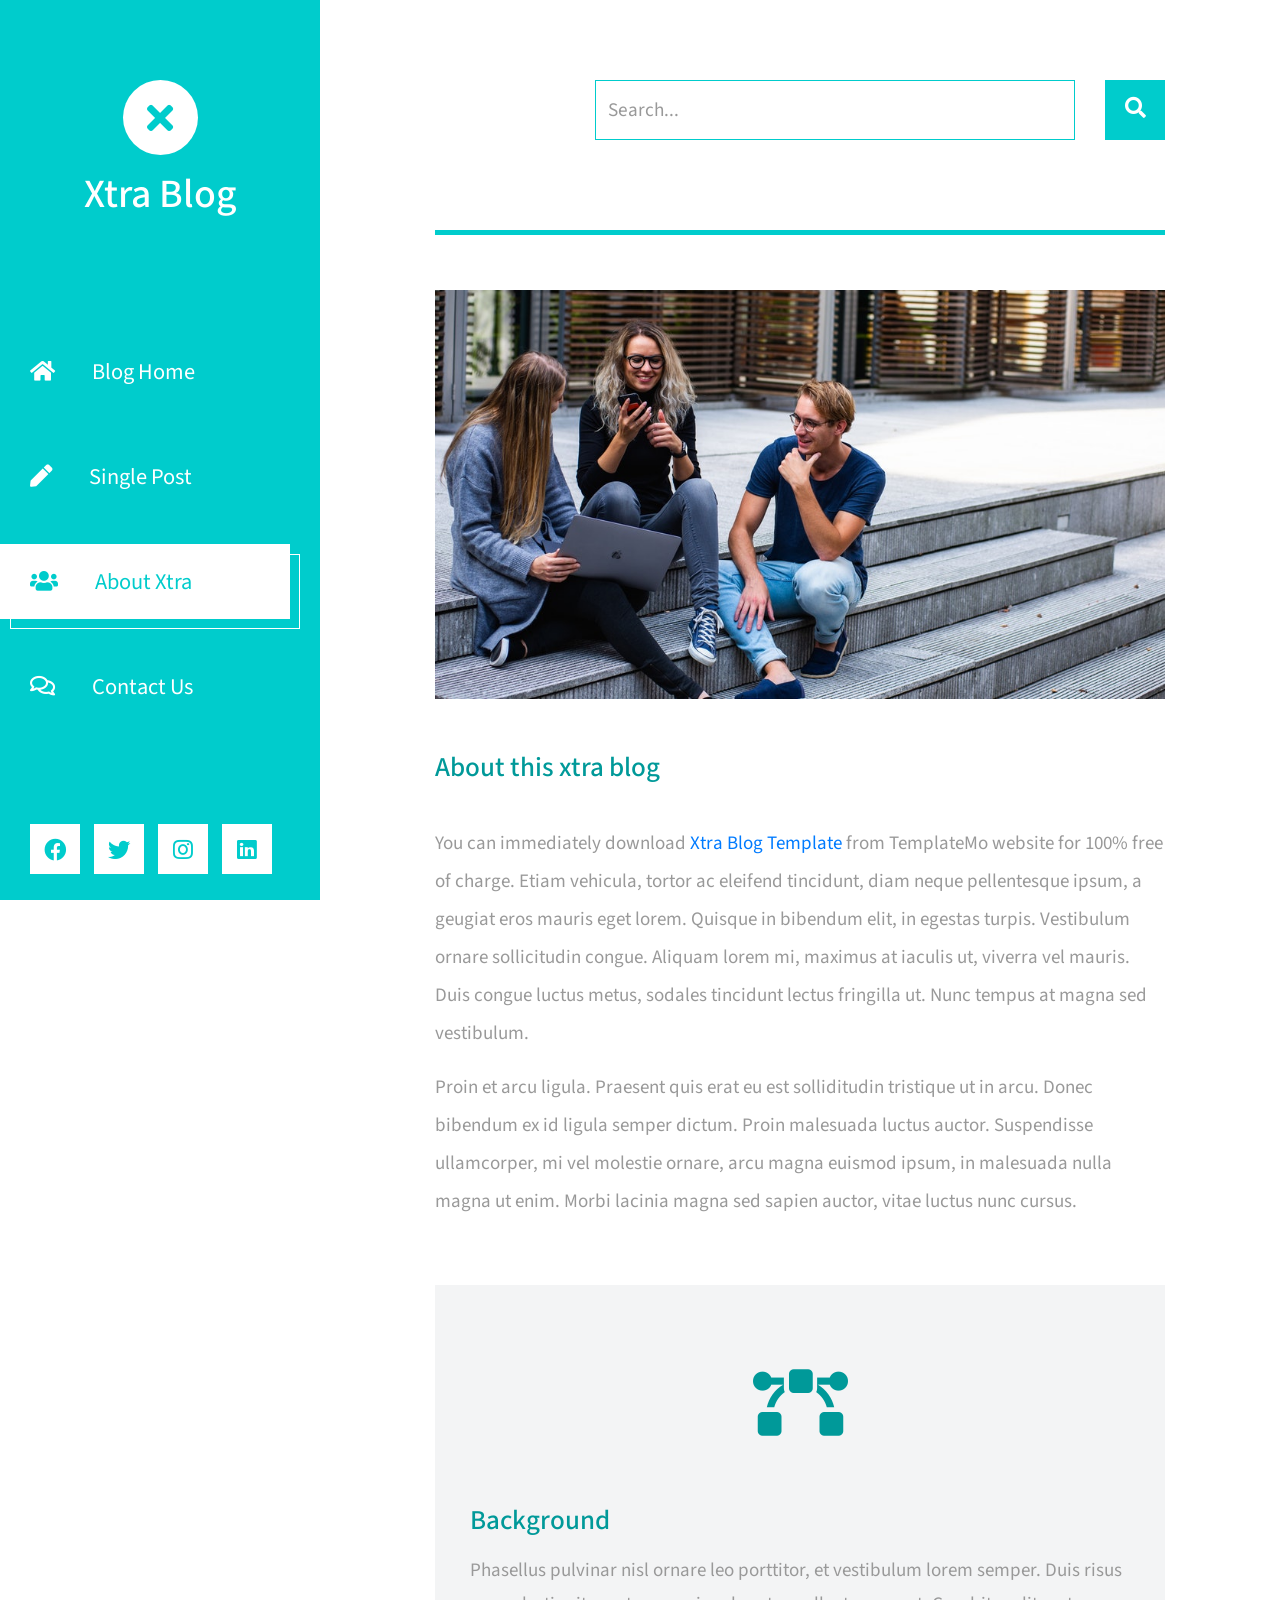
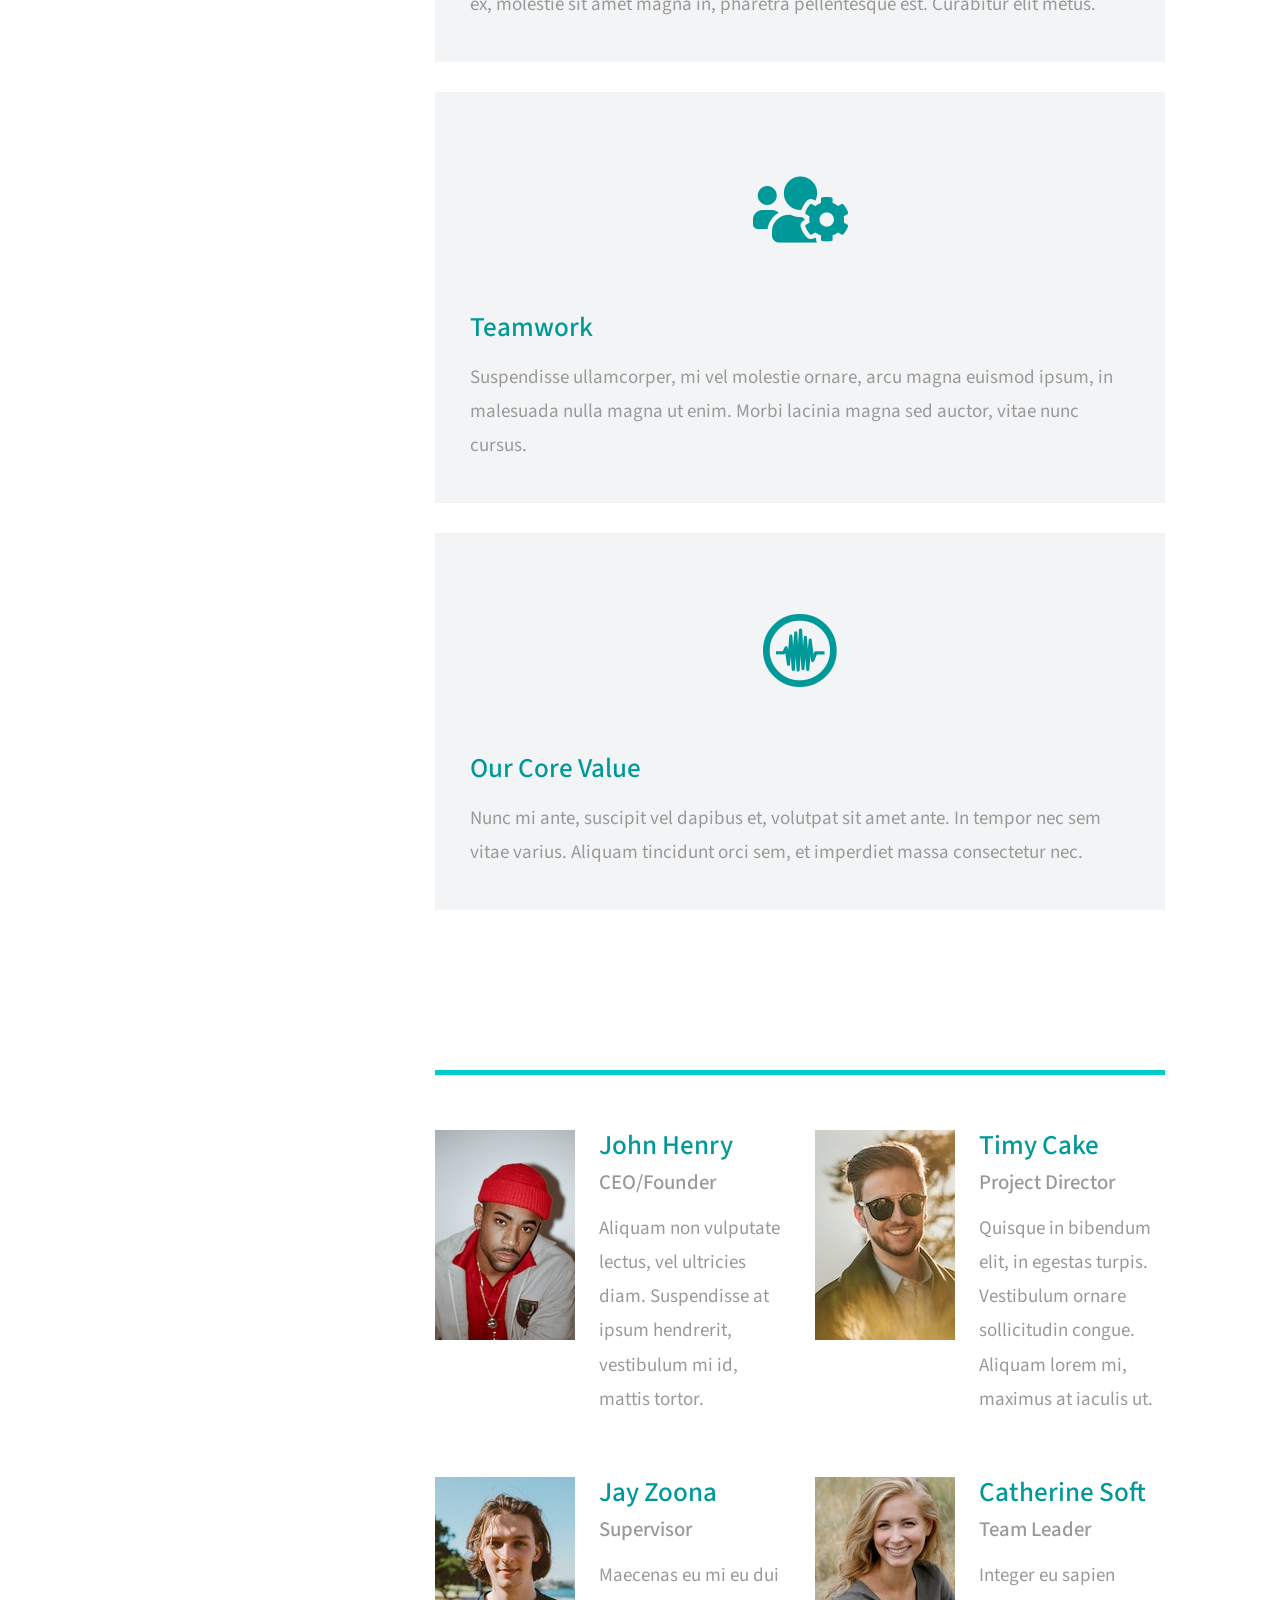
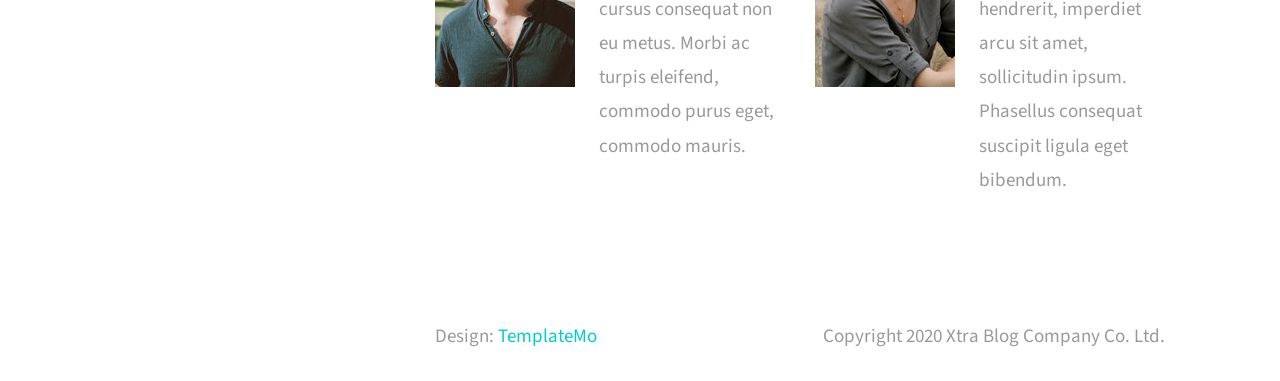
<file: blog/about.html>
<!DOCTYPE html>
<html lang="en">
<head>
	<meta charset="UTF-8">
	<meta name="viewport" content="width=device-width, initial-scale=1.0">
	<title>Xtra Blog</title>
	<link rel="stylesheet" href="fontawesome/css/all.min.css"> <!-- https://fontawesome.com/ -->
	<link href="https://fonts.googleapis.com/css2?family=Source+Sans+Pro&display=swap" rel="stylesheet"> <!-- https://fonts.google.com/ -->
    <link href="css/bootstrap.min.css" rel="stylesheet">
    <link href="css/templatemo-xtra-blog.css" rel="stylesheet">
<!--
    
TemplateMo 553 Xtra Blog

https://templatemo.com/tm-553-xtra-blog

-->
</head>
<body>
	<header class="tm-header" id="tm-header">
        <div class="tm-header-wrapper">
            <button class="navbar-toggler" type="button" aria-label="Toggle navigation">
                <i class="fas fa-bars"></i>
            </button>
            <div class="tm-site-header">
                <div class="mb-3 mx-auto tm-site-logo"><i class="fas fa-times fa-2x"></i></div>            
                <h1 class="text-center">Xtra Blog</h1>
            </div>
            <nav class="tm-nav" id="tm-nav">            
                <ul>
                    <li class="tm-nav-item"><a href="index.html" class="tm-nav-link">
                        <i class="fas fa-home"></i>
                        Blog Home
                    </a></li>
                    <li class="tm-nav-item"><a href="post.html" class="tm-nav-link">
                        <i class="fas fa-pen"></i>
                        Single Post
                    </a></li>
                    <li class="tm-nav-item active"><a href="about.html" class="tm-nav-link">
                        <i class="fas fa-users"></i>
                        About Xtra
                    </a></li>
                    <li class="tm-nav-item"><a href="contact.html" class="tm-nav-link">
                        <i class="far fa-comments"></i>
                        Contact Us
                    </a></li>
                </ul>
            </nav>
            <div class="tm-mb-65">
                <a href="https://facebook.com" class="tm-social-link">
                    <i class="fab fa-facebook tm-social-icon"></i>
                </a>
                <a href="https://twitter.com" class="tm-social-link">
                    <i class="fab fa-twitter tm-social-icon"></i>
                </a>
                <a href="https://instagram.com" class="tm-social-link">
                    <i class="fab fa-instagram tm-social-icon"></i>
                </a>
                <a href="https://linkedin.com" class="tm-social-link">
                    <i class="fab fa-linkedin tm-social-icon"></i>
                </a>
            </div>
            <p class="tm-mb-80 pr-5 text-white">
                Xtra Blog is a multi-purpose HTML template from TemplateMo website. Left side is a sticky menu bar. Right side content will scroll up and down.
            </p>
        </div>
    </header>
    <div class="container-fluid">
        <main class="tm-main">
            <!-- Search form -->
            <div class="row tm-row">
                <div class="col-12">
                    <form method="GET" class="form-inline tm-mb-80 tm-search-form">                
                        <input class="form-control tm-search-input" name="query" type="text" placeholder="Search..." aria-label="Search">
                        <button class="tm-search-button" type="submit">
                            <i class="fas fa-search tm-search-icon" aria-hidden="true"></i>
                        </button>                                
                    </form>
                </div>                
            </div>            
            <div class="row tm-row tm-mb-45">
                <div class="col-12">
                    <hr class="tm-hr-primary tm-mb-55">
                    <img src="img/about-01.jpg" alt="Image" class="img-fluid">
                </div>
            </div>
            <div class="row tm-row tm-mb-40">
                <div class="col-12">                    
                    <div class="mb-4">
                        <h2 class="pt-2 tm-mb-40 tm-color-primary tm-post-title">About this xtra blog</h2>
                        <p>
                            You can immediately download 
                                <a rel="nofollow" href="https://templatemo.com/tm-553-xtra-blog" target="_blank">Xtra Blog Template</a> 
                                from TemplateMo website for 100% free of charge. Etiam vehicula, tortor ac eleifend tincidunt, diam neque pellentesque ipsum, 
                                a geugiat eros mauris eget lorem. Quisque in
                            bibendum elit, in egestas turpis. Vestibulum ornare sollicitudin congue. Aliquam lorem mi, maximus at iaculis ut, viverra vel
                            mauris. Duis congue luctus metus, sodales tincidunt lectus fringilla ut. Nunc tempus at magna sed vestibulum.
                        </p>
                        <p>
                            Proin et arcu ligula. Praesent quis erat eu est solliditudin tristique ut in arcu. Donec bibendum ex id ligula semper dictum.
                            Proin malesuada luctus auctor. Suspendisse ullamcorper, mi vel molestie ornare, arcu magna euismod ipsum, in
                            malesuada nulla magna ut enim. Morbi lacinia magna sed sapien auctor, vitae luctus nunc cursus.
                        </p>                            
                    </div>                    
                </div>
            </div>
            <div class="row tm-row tm-mb-120">
                <div class="col-lg-4 tm-about-col">
                    <div class="tm-bg-gray tm-about-pad">
                        <div class="text-center tm-mt-40 tm-mb-60">
                            <i class="fas fa-bezier-curve fa-4x tm-color-primary"></i>                            
                        </div>                        
                        <h2 class="mb-3 tm-color-primary tm-post-title">Background</h2>
                        <p class="mb-0 tm-line-height-short">
                            Phasellus pulvinar nisl ornare leo porttitor, et vestibulum lorem semper. 
                            Duis risus ex, molestie sit amet magna in,
                            pharetra pellentesque est. Curabitur elit metus.
                        </p>
                    </div>
                </div>
                <div class="col-lg-4 tm-about-col">
                    <div class="tm-bg-gray tm-about-pad">
                        <div class="text-center tm-mt-40 tm-mb-60">
                            <i class="fas fa-users-cog fa-4x tm-color-primary"></i>                            
                        </div>                        
                        <h2 class="mb-3 tm-color-primary tm-post-title">Teamwork</h2>
                        <p class="mb-0 tm-line-height-short">
                            Suspendisse ullamcorper, mi vel molestie ornare, arcu magna euismod ipsum, in malesuada nulla magna ut enim. 
                            Morbi lacinia magna sed auctor, vitae nunc cursus.
                        </p>
                    </div>
                </div>
                <div class="col-lg-4 tm-about-col">
                    <div class="tm-bg-gray tm-about-pad">
                        <div class="text-center tm-mt-40 tm-mb-60">
                            <i class="fab fa-creative-commons-sampling fa-4x tm-color-primary"></i>                            
                        </div>                        
                        <h2 class="mb-3 tm-color-primary tm-post-title">Our Core Value</h2>
                        <p class="mb-0 tm-line-height-short">
                            Nunc mi ante, suscipit vel dapibus et, volutpat sit amet ante. In tempor nec sem vitae varius. Aliquam tincidunt orci sem, et imperdiet massa consectetur nec.
                        </p>
                    </div>
                </div>
            </div>            
            <div class="row tm-row tm-mb-60">
                <div class="col-12">
                    <hr class="tm-hr-primary  tm-mb-55">
                </div>                
                <div class="col-lg-6 tm-mb-60 tm-person-col">
                    <div class="media tm-person">
                        <img src="img/about-02.jpg" alt="Image" class="img-fluid mr-4">
                        <div class="media-body">
                            <h2 class="tm-color-primary tm-post-title mb-2">John Henry</h2>
                            <h3 class="tm-h3 mb-3">CEO/Founder</h3>
                            <p class="mb-0 tm-line-height-short">
                                Aliquam non vulputate lectus, vel ultricies diam. Suspendisse at ipsum
                                hendrerit, vestibulum mi id, mattis tortor.
                            </p>
                        </div>
                    </div>
                </div>
                <div class="col-lg-6 tm-mb-60 tm-person-col">
                    <div class="media tm-person">
                        <img src="img/about-03.jpg" alt="Image" class="img-fluid mr-4">
                        <div class="media-body">
                            <h2 class="tm-color-primary tm-post-title mb-2">Timy Cake</h2>
                            <h3 class="tm-h3 mb-3">Project Director</h3>
                            <p class="mb-0 tm-line-height-short">
                                Quisque in bibendum elit, in egestas turpis. Vestibulum ornare sollicitudin congue. 
                                Aliquam lorem mi, maximus at iaculis ut.
                            </p>
                        </div>
                    </div>
                </div>
                <div class="col-lg-6 tm-mb-60 tm-person-col">
                    <div class="media tm-person">
                        <img src="img/about-04.jpg" alt="Image" class="img-fluid mr-4">
                        <div class="media-body">
                            <h2 class="tm-color-primary tm-post-title mb-2">Jay Zoona</h2>
                            <h3 class="tm-h3 mb-3">Supervisor</h3>
                            <p class="mb-0 tm-line-height-short">
                                Maecenas eu mi eu dui cursus consequat non eu metus. Morbi ac
                                turpis eleifend, commodo purus eget, commodo mauris.
                            </p>
                        </div>
                    </div>
                </div>
                <div class="col-lg-6 tm-mb-60 tm-person-col">
                    <div class="media tm-person">
                        <img src="img/about-05.jpg" alt="Image" class="img-fluid mr-4">
                        <div class="media-body">
                            <h2 class="tm-color-primary tm-post-title mb-2">Catherine Soft</h2>
                            <h3 class="tm-h3 mb-3">Team Leader</h3>
                            <p class="mb-0 tm-line-height-short">
                                Integer eu sapien hendrerit,
                                imperdiet arcu sit amet, sollicitudin ipsum.
                                Phasellus consequat suscipit ligula eget bibendum.
                            </p>
                        </div>
                    </div>
                </div>
            </div>        
            <footer class="row tm-row">
                <div class="col-md-6 col-12 tm-color-gray">
                    Design: <a rel="nofollow" target="_parent" href="https://templatemo.com" class="tm-external-link">TemplateMo</a>
                </div>
                <div class="col-md-6 col-12 tm-color-gray tm-copyright">
                    Copyright 2020 Xtra Blog Company Co. Ltd.
                </div>
            </footer>
        </main>
    </div>
    <script src="js/jquery.min.js"></script>
    <script src="js/templatemo-script.js"></script>
</body>
</html>
</file>
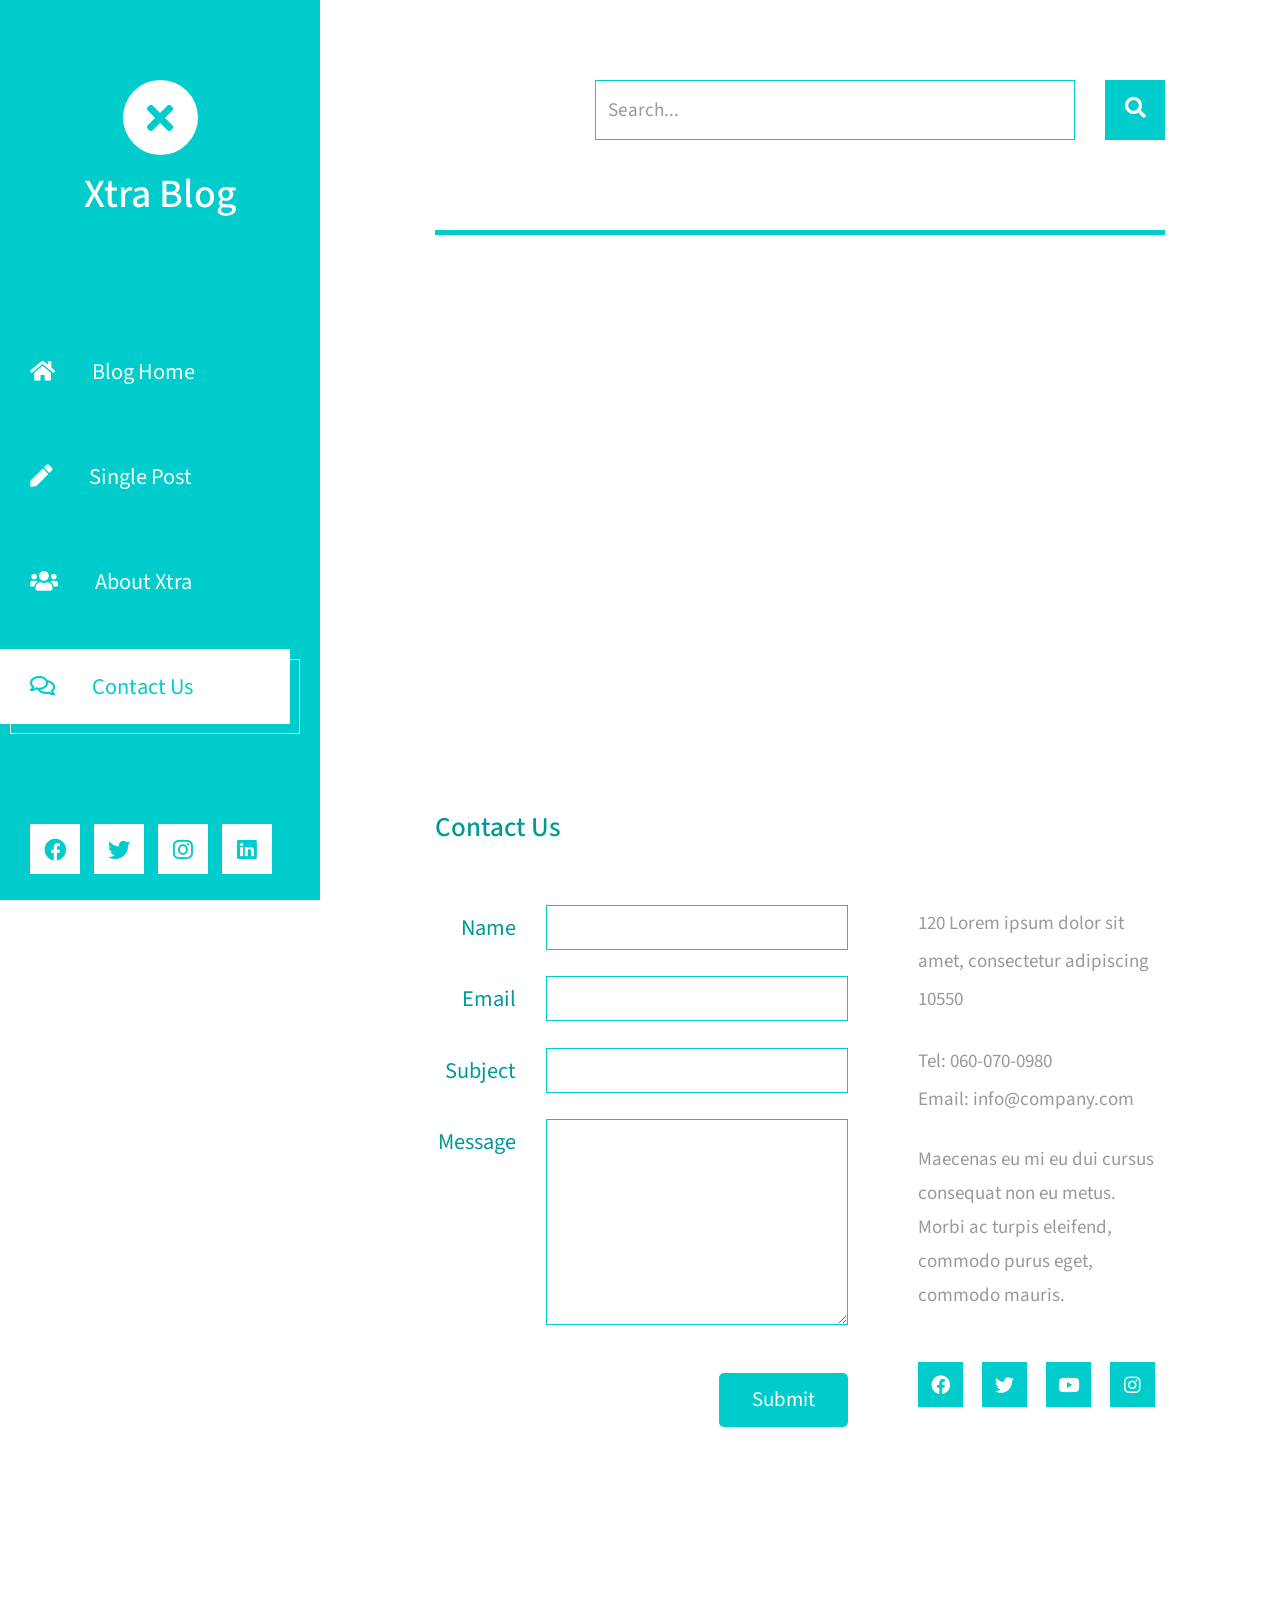
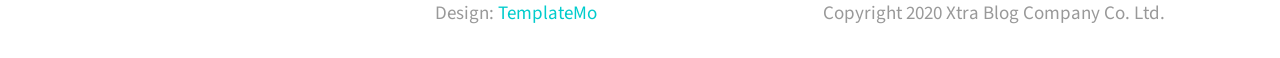
<file: blog/contact.html>
<!DOCTYPE html>
<html lang="en">
<head>
	<meta charset="UTF-8">
	<meta name="viewport" content="width=device-width, initial-scale=1.0">
	<title>Xtra Blog</title>
	<link rel="stylesheet" href="fontawesome/css/all.min.css"> <!-- https://fontawesome.com/ -->
	<link href="https://fonts.googleapis.com/css2?family=Source+Sans+Pro&display=swap" rel="stylesheet"> <!-- https://fonts.google.com/ -->
    <link href="css/bootstrap.min.css" rel="stylesheet">
    <link href="css/templatemo-xtra-blog.css" rel="stylesheet">
<!--
    
TemplateMo 553 Xtra Blog

https://templatemo.com/tm-553-xtra-blog

-->
</head>
<body>
	<header class="tm-header" id="tm-header">
        <div class="tm-header-wrapper">
            <button class="navbar-toggler" type="button" aria-label="Toggle navigation">
                <i class="fas fa-bars"></i>
            </button>
            <div class="tm-site-header">
                <div class="mb-3 mx-auto tm-site-logo"><i class="fas fa-times fa-2x"></i></div>            
                <h1 class="text-center">Xtra Blog</h1>
            </div>
            <nav class="tm-nav" id="tm-nav">            
                <ul>
                    <li class="tm-nav-item"><a href="index.html" class="tm-nav-link">
                        <i class="fas fa-home"></i>
                        Blog Home
                    </a></li>
                    <li class="tm-nav-item"><a href="post.html" class="tm-nav-link">
                        <i class="fas fa-pen"></i>
                        Single Post
                    </a></li>
                    <li class="tm-nav-item"><a href="about.html" class="tm-nav-link">
                        <i class="fas fa-users"></i>
                        About Xtra
                    </a></li>
                    <li class="tm-nav-item active"><a href="contact.html" class="tm-nav-link">
                        <i class="far fa-comments"></i>
                        Contact Us
                    </a></li>
                </ul>
            </nav>
            <div class="tm-mb-65">
                <a href="https://facebook.com" class="tm-social-link">
                    <i class="fab fa-facebook tm-social-icon"></i>
                </a>
                <a href="https://twitter.com" class="tm-social-link">
                    <i class="fab fa-twitter tm-social-icon"></i>
                </a>
                <a href="https://instagram.com" class="tm-social-link">
                    <i class="fab fa-instagram tm-social-icon"></i>
                </a>
                <a href="https://linkedin.com" class="tm-social-link">
                    <i class="fab fa-linkedin tm-social-icon"></i>
                </a>
            </div>
            <p class="tm-mb-80 pr-5 text-white">
                Xtra Blog is a multi-purpose HTML template from TemplateMo website. Left side is a sticky menu bar. Right side content will scroll up and down.
            </p>
        </div>
    </header>
    <div class="container-fluid">
        <main class="tm-main">
            <!-- Search form -->
            <div class="row tm-row">
                <div class="col-12">
                    <form method="GET" class="form-inline tm-mb-80 tm-search-form">                
                        <input class="form-control tm-search-input" name="query" type="text" placeholder="Search..." aria-label="Search">
                        <button class="tm-search-button" type="submit">
                            <i class="fas fa-search tm-search-icon" aria-hidden="true"></i>
                        </button>                                
                    </form>
                </div>                
            </div>            
            <div class="row tm-row tm-mb-45">
                <div class="col-12">
                    <hr class="tm-hr-primary tm-mb-55">
                    <div class="gmap_canvas"> <!-- Google Map -->
                        <iframe width="100%" height="477" id="gmap_canvas"
                            src="https://maps.google.com/maps?q=Av.+L%C3%BAcio+Costa,+Rio+de+Janeiro+-+RJ,+Brazil&t=&z=13&ie=UTF8&iwloc=&output=embed"
                            frameborder="0" scrolling="no" marginheight="0" marginwidth="0"></iframe>
                    </div>
                </div>                
            </div>
            <div class="row tm-row tm-mb-120">
                <div class="col-12">
                    <h2 class="tm-color-primary tm-post-title tm-mb-60">Contact Us</h2>
                </div>
                <div class="col-lg-7 tm-contact-left">
                    <form method="POST" action="connect .php" class="mb-5 ml-auto mr-0 tm-contact-form">                        
                        <div class="form-group row mb-4">
                            <label for="name" class="col-sm-3 col-form-label text-right tm-color-primary">Name</label>
                            <div class="col-sm-9">
                                <input class="form-control mr-0 ml-auto" name="name" id="name" type="text" required>                            
                            </div>
                        </div>
                        <div class="form-group row mb-4">
                            <label for="email" class="col-sm-3 col-form-label text-right tm-color-primary">Email</label>
                            <div class="col-sm-9">
                                <input class="form-control mr-0 ml-auto" name="email" id="email" type="email" required>
                            </div>
                        </div>
                        <div class="form-group row mb-4">
                            <label for="subject" class="col-sm-3 col-form-label text-right tm-color-primary">Subject</label>
                            <div class="col-sm-9">
                                <input class="form-control mr-0 ml-auto" name="subject" id="subject" type="text" required>
                            </div>
                        </div>
                        <div class="form-group row mb-5">
                            <label for="message" class="col-sm-3 col-form-label text-right tm-color-primary">Message</label>
                            <div class="col-sm-9">
                                <textarea class="form-control mr-0 ml-auto" name="message" id="message" rows="8" required></textarea>                                
                            </div>
                        </div>
                        <div class="form-group row text-right">
                            <div class="col-12">
                                <button class="tm-btn tm-btn-primary tm-btn-small">Submit</button>                        
                            </div>                            
                        </div>                                
                    </form>
                </div>
                <div class="col-lg-5 tm-contact-right">
                    <address class="mb-4 tm-color-gray">
                        120 Lorem ipsum dolor sit amet,
                        consectetur adipiscing 10550
                    </address>
                    <span class="d-block">
                        Tel:
                        <a href="tel:060-070-0980" class="tm-color-gray">060-070-0980</a>
                    </span>
                    <span class="mb-4 d-block">
                        Email:
                        <a href="mailto:info@company.com" class="tm-color-gray">info@company.com</a>
                    </span>
                    <p class="mb-5 tm-line-height-short">
                        Maecenas eu mi eu dui cursus
                        consequat non eu metus. Morbi ac
                        turpis eleifend, commodo purus
                        eget, commodo mauris.
                    </p>
                    <ul class="tm-social-links">
                        <li class="mb-2">
                            <a href="https://facebook.com" class="d-flex align-items-center justify-content-center">
                                <i class="fab fa-facebook"></i>
                            </a>
                        </li>
                        <li class="mb-2">
                            <a href="https://twitter.com" class="d-flex align-items-center justify-content-center">
                                <i class="fab fa-twitter"></i>
                            </a>
                        </li>
                        <li class="mb-2">
                            <a href="https://youtube.com" class="d-flex align-items-center justify-content-center">
                                <i class="fab fa-youtube"></i>
                            </a>
                        </li>
                        <li class="mb-2">
                            <a href="https://instagram.com" class="d-flex align-items-center justify-content-center mr-0">
                                <i class="fab fa-instagram"></i>
                            </a>
                        </li>
                    </ul>
                </div>
            </div>      
            <footer class="row tm-row">
                <div class="col-md-6 col-12 tm-color-gray">
                    Design: <a rel="nofollow" target="_parent" href="https://templatemo.com" class="tm-external-link">TemplateMo</a>
                </div>
                <div class="col-md-6 col-12 tm-color-gray tm-copyright">
                    Copyright 2020 Xtra Blog Company Co. Ltd.
                </div>
            </footer>
        </main>
    </div>
    <script src="js/jquery.min.js"></script>
    <script src="js/templatemo-script.js"></script>
</body>
</html>
</file>
<file: blog/css/templatemo-xtra-blog.css>
/*

TemplateMo 553 Xtra Blog

https://templatemo.com/tm-553-xtra-blog

*/

html { overflow-x: hidden; }

body {
    margin: 0;
    padding: 0;
    font-family: 'Source Sans Pro', sans-serif;
    font-size: 19px;
    line-height: 2em;
    overflow-x: hidden;
}

p, span { color: #999; }
hr { 
    border-top-color: #CCC; 
    margin-top: 10px;
    margin-bottom: 10px;
}
.form-control::-webkit-input-placeholder { color: #999; }  
.form-control:-ms-input-placeholder { color: #999; }  
.form-control::placeholder { color: #999; }
#bg-video1 {
    position: fixed;
    left: 50%;
    top: 50%;
    bottom: auto;
    right: auto;
    min-width: 100%;
    min-height: 100%;
    transform: translateX(-50%) translateY(-99%);
    z-index: -100;
    background-image: url(/images/blooms.jpg);
    background-position: center;
    background-size: cover;
    background-repeat: no-repeat;
}
.divPosition{
    position: relative;
    left: 40%;
    top: 40%;
    transform: translate(-40%, 40%);/*文字定位*/
}
.tm-header {
    background-color: #0CC;
    color: white;
    
    position: fixed;
    top: 0;
    left: 0;
    bottom: 0;
    z-index: 100;
    width: 400px;
    overflow-y: visible;     
}

.tm-header-wrapper {
    overflow-y: scroll;
    scrollbar-width: none;
    -ms-overflow-style: none;
    padding: 30px;
    width: 100%;
    height: 100%; 
}

.tm-header-wrapper::-webkit-scrollbar {
    width: 0;
    height: 0;
}

.tm-site-header {
    margin-top: 50px;
    margin-bottom: 115px;
}

.tm-site-logo {
    width: 75px;
    height: 75px;
    border-radius: 50%;
    background-color: white;    
    display: flex;
    align-items: center;
    justify-content: center;
}

.tm-site-logo i { color: #0CC; }

.tm-main {
    margin-left: 400px;
    padding: 80px 100px 25px;
}

.tm-post { max-width: 470px; }

.tm-row {
    max-width: 980px;
    justify-content: space-between;
}

.tm-nav { margin-bottom: 100px; }

.tm-nav-item {
    list-style: none;
    margin-bottom: 30px;
}

.tm-nav-link {
    color: white;
    background-color: transparent;
    height: 75px;
    width: 100%;
    max-width: 300px;    
    display: flex;
    align-items: center;
    font-size: 1.4rem;
    padding: 30px;
}

.tm-nav-item:hover .tm-nav-link,
.tm-nav-item.active .tm-nav-link
 {
    color: #0CC;
    background-color: white;
    text-decoration: none;
}

.tm-nav ul { position: relative; }

.tm-nav-item:hover:after,
.tm-nav-item.active:after {
    content: '';
    width: 100%;
    max-width: 300px;    
    height: 75px;
    display: block;
    border: 1px solid white;
    margin-left: 10px;
    margin-top: -65px;
    position: absolute;
    z-index: -1000;
}

.tm-nav-link i { margin-right: 37px; }

ul { 
    margin: 0; 
    padding: 0;
}

.tm-nav { margin-left: -30px; }

.tm-social-link {
    display: inline-block;
    background-color: white;    
    font-size: 1.4rem;
    width: 50px;
    height: 50px;
    text-align: center;
    padding-top: 8px; 
    margin-right: 15px;   
    margin-bottom: 15px;
}

.tm-social-icon { 
    color: #0CC;    
    transition: all 0.3s ease;
}

.tm-social-link:hover .tm-social-icon.fa-facebook { color: #3b5998; }
.tm-social-link:hover .tm-social-icon.fa-twitter { color: #00acee; }
.tm-social-link:hover .tm-social-icon.fa-instagram { color: #3f729b; }
.tm-social-link:hover .tm-social-icon.fa-linkedin { color: #0e76a8; }
.navbar-toggler { display: none; }

.tm-search-form {
    display: flex;
    align-items: center;
    justify-content: flex-end;
}

.form-inline .form-control.tm-search-input {
    display: block;
    height: 60px;
    width: 480px;
    margin-right: 30px;
    border-radius: 0;
    border-color: #0CC;
    font-size: 1.2rem;
}

.tm-search-button {
    width: 60px;
    height: 60px;
    border: none;
    background-color: #0CC;
    transition: all 0.3s ease;
}

.tm-search-button:hover { background-color: #09b6b6; }

.tm-search-icon {
    color: white;
    font-size: 1.3rem;
}

.tm-post-link {
    display: block;
    position: relative;
	cursor: pointer;
}

.tm-post-link-inner {
    overflow: hidden;
    background: #3085a3;
}

.tm-post-link img {
    position: relative;
	display: block;
	min-height: 100%;
	max-width: 100%;
	opacity: 0.8;
}

.effect-lily img {
	max-width: none;
	width: -webkit-calc(100% + 50px);
	width: calc(100% + 50px);
	opacity: 0.7;
	-webkit-transition: opacity 0.35s, -webkit-transform 0.35s;
	transition: opacity 0.35s, transform 0.35s;
	-webkit-transform: translate3d(-40px,0, 0);
	transform: translate3d(-40px,0,0);
}

.effect-lily:hover img { opacity: 1; }

.effect-lily:hover img {
    -webkit-transform: translate3d(0,0,0);
	transform: translate3d(0,0,0);
}

.tm-post { margin-bottom: 75px; }

.tm-new-badge {
    top: 25px;
    right: -10px;
    background-color: #0CC;
    color: white;
    padding: 5px 20px;
}

.tm-post-title {
    font-size: 1.7rem;
    transition: all 0.3s ease;
}

.tm-h3 {
    font-size: 1.3rem;
    color: #999;
}

.tm-post-link:hover .tm-post-title { color: #0CC; }

.tm-btn {
    display: inline-block;
    border-radius: 5px;
    font-size: 1.3rem;
    transition: all 0.3s ease;
}

.tm-btn-primary {    
    background-color: #0CC;
    color: white;  
    padding: 8px 43px;
    border: none;
}

.tm-btn-small { padding: 8px 33px; }

.tm-btn-primary:hover {
    background-color: #09b6b6;
    color: white;
}

.tm-paging-nav ul li {
    list-style: none;
    display: inline-block;
    margin-right: 10px;
}

.tm-paging-nav ul li:last-child { margin-right: 0; }

.tm-paging-link {
    background-color: #F0F0F0;
    color: #999;
    width: 50px;
    height: 50px;
    display: flex;
    align-items: center;
    justify-content: center;    
}

.tm-paging-item .tm-paging-link:hover,
.tm-paging-item.active .tm-paging-link {
    background-color: #0CC;
    color: white;
}

.tm-btn.disabled {
    background-color: #F0F0F0;
    color: #999;
    cursor: not-allowed;
}

.tm-external-link { color: #0CC; }
.tm-external-link:hover { color: #09b6b6; }

.tm-paging-wrapper {
    display: flex;
    justify-content: flex-end;
    align-items: center;
}

.tm-prev-next-wrapper,
.tm-paging-wrapper {
    flex: 0 0 50%;
    max-width: 50%;
    padding-left: 15px;
    padding-right: 15px;
}

.tm-copyright { text-align: right; }

/* Single Post page */
hr.tm-hr-primary { border-top: 5px solid #0CC; }

video {
    width: 100%;
    height: auto;
}

.tm-comment {
    display: flex;
    align-items: flex-start;
}

.tm-comment-figure {
    margin-top: 10px;
    margin-right: 30px;
}

.tm-comment-reply { padding-left: 37px; }

.form-control {
    height: 45px;
    border-color: #0CC;
    border-radius: 0;
}

.tm-comment-form { max-width: 360px; }
.tm-category-list { list-style-type: none; }
figure { margin: 0; }
figcaption { line-height: 1.4; }

.tm-post-full { max-width: 600px; }

.tm-post-sidebar {
    max-width: 280px;
    margin-left: auto;
    margin-right: 0;
}

.tm-pt-20 { padding-top: 20px; }
.tm-pt-30 { padding-top: 30px; }
.tm-pt-45 { padding-top: 45px; }
.tm-pt-60 { padding-top: 60px; }
.tm-mb-40 { margin-bottom: 40px; }
.tm-mb-45 { margin-bottom: 45px; }
.tm-mb-55 { margin-bottom: 55px; }
.tm-mb-60 { margin-bottom: 60px; }
.tm-mb-65 { margin-bottom: 65px; }
.tm-mb-75 { margin-bottom: 75px; }
.tm-mb-80 { margin-bottom: 80px; }
.tm-mb-120 { margin-bottom: 120px; }
.tm-mt-40 { margin-top: 40px; }
.tm-mt-100 { margin-top: 100px; }
.tm-mr-20 { margin-right: 20px; }
.tm-color-primary, span.tm-color-primary { color: #099; }
a.tm-color-gray, .tm-color-gray { color: #999; }
a.tm-color-gray:hover { color: #099; }
.tm-bg-gray { background-color: #F3F4F5; }
button:focus { outline: none; }
a:hover { 
    text-decoration: none; 
    color: #048c8c;
}

a:hover figcaption { color: #056767; }
.img-thumbnail { max-width: none; }
.tm-about-pad { padding: 40px 35px; }
.tm-person { max-width: 430px; }
.tm-line-height-short { line-height: 1.8; }

.gmap_canvas {
    overflow:hidden;
    background:none!important;
    height:477px;
    width:100%;
}

.tm-social-links li { 
    list-style: none; 
    display: inline-block;
}

.tm-social-links li a {
    display: block;
    color: white;
    background-color: #0CC;
    width: 45px;
    height: 45px;    
    margin-right: 15px;    
}

.tm-social-links li a i { transition: all 0.3s ease; }
.tm-social-links li a:hover i.fa-facebook { color: #3b5998; }
.tm-social-links li a:hover i.fa-twitter { color: #00acee; }
.tm-social-links li a:hover i.fa-youtube { color: #c4302b; }
.tm-social-links li a:hover i.fa-instagram { color: #3f729b; }

.tm-contact-right { padding-left: 55px; }
.tm-contact-form { max-width: 488px; }

.tm-contact-form input,
.tm-contact-form textarea {
    max-width: 360px;
}

.tm-contact-form label { font-size: 1.4rem; }
.tm-contact-form .form-group { display: flex; }

@media (max-width: 1540px) {
    .tm-header { width: 320px; }

    .tm-main {
        margin-left: 320px;
        width: calc(100% - 320px);
    }
}

@media (max-width: 1300px) {
    .tm-about-col {
        flex: 0 0 100%;
        max-width: 100%;
        margin-bottom: 30px;
    }
}

@media (max-width: 1288px) {
    .tm-social-link { margin-right: 10px; }
}

@media (max-width: 1199px) {
    .tm-post-sidebar { max-width: 440px; }
    .form-inline .form-control.tm-search-input { width: 420px; }
}

@media (max-width: 1086px) {
    .form-inline .form-control.tm-search-input {
        width: 80%;
        margin-right: 15px;
    }
}

/* Hide sidebar */
@media (max-width: 991px) {
    .tm-header {
        width: 320px;
        left: -320px;        
        transition: all 0.3s ease;
    }

    .tm-header.show { left: 0; }
    .tm-header-wrapper { padding: 15px; }

    .navbar-toggler {
        display: block;
        position: fixed;
        left: 0;
        top: 0;
        background-color: rgba(56, 204, 204, 0.75);
        color: white;
        padding: 10px 15px;
        transition: all 0.3s ease;
        border-radius: 0;
        top: 5px;
    }

    .tm-header.show .navbar-toggler { left: 320px; }

    .tm-main {
        margin-left: 0;
        padding: 50px 40px;
        width: 100%;
    }

    .tm-post-sidebar {
        margin-left: 0;
        margin-right: auto;
    }

    .tm-person-col { width: 50%; }
    .tm-person { flex-direction: row; }

    .tm-contact-left {
        flex: 0 0 58.333333%;
        max-width: 58.333333%;
    }

    .tm-contact-right {
        flex: 0 0 41.666667%;
        max-width: 41.666667%;
    }

    .tm-post-full { max-width: none; }
}

@media (max-width: 767px) {
    .form-inline .form-control.tm-search-input {
        width: 70%;
        max-width: 375px;
        margin-right: 15px;
    }

    .tm-search-form { justify-content: flex-start; }
    .tm-main { padding: 60px 10px; }

    .tm-prev-next-wrapper,
    .tm-paging-wrapper {
        flex: 0 0 100%;
        max-width: 100%;
    }

    .tm-paging-wrapper { 
        margin-top: 50px; 
        justify-content: flex-start;
    }

    .tm-copyright { text-align: left; }
}

@media (max-width: 1199px) and (min-width: 992px) {
    .tm-person-col,
    .tm-contact-left,
    .tm-contact-right {
        flex: 0 0 100%;
        max-width: 100%;
    }

    .tm-contact-right { padding-left: 15px; }

    .tm-post-col,
    .tm-aside-col {
        flex: 0 0 100%;
        max-width: 100%;
    }

    .tm-post-sidebar {
        margin-left: 0;
        margin-right: auto;
    }
}

@media (max-width: 709px) {
    .tm-person-col { width: 100%; }
}

@media (max-width: 991px) and (min-width: 826px) {
    .tm-about-col {
        flex: 0 0 33.3333%;
        max-width: 33.3333%;
    }

    .tm-person { flex-direction: row; }
}

@media (max-width: 630px) {
    .tm-contact-left,
    .tm-contact-right {
        flex: 0 0 100%;
        max-width: 100%;
    }

    .tm-contact-right { padding-left: 15px; }
}

@media (max-width: 575px) {
    .tm-contact-form input, 
    .tm-contact-form textarea {
        max-width: 100%;
    }
}

@media (max-width: 480px) {
    .tm-person-col { width: 100%; }
    .tm-person { flex-direction: row; }
}

@media (max-width: 380px) {
    .tm-person img { max-width: 120px; }
}
</file>
<file: assets/css/style.css>
/**
* Template Name: Restaurantly - v3.1.0
* Template URL: https://bootstrapmade.com/restaurantly-restaurant-template/
* Author: BootstrapMade.com
* License: https://bootstrapmade.com/license/
*/

/*--------------------------------------------------------------
# General
--------------------------------------------------------------*/
body {
  font-family: "Open Sans", sans-serif;
  background: #0c0b09;
  color: #fff;
}

a {
  color: #cda45e;
  text-decoration: none;
}

a:hover {
  color: #d9ba85;
  text-decoration: none;
}

h1, h2, h3, h4, h5, h6 {
  font-family: "Playfair Display", serif;
}

/*--------------------------------------------------------------
# Preloader
--------------------------------------------------------------*/
#preloader {
  position: fixed;
  top: 0;
  left: 0;
  right: 0;
  bottom: 0;
  z-index: 9999;
  overflow: hidden;
  background: #1a1814;
}

#preloader:before {
  content: "";
  position: fixed;
  top: calc(50% - 30px);
  left: calc(50% - 30px);
  border: 6px solid #1a1814;
  border-top-color: #cda45e;
  border-bottom-color: #cda45e;
  border-radius: 50%;
  width: 60px;
  height: 60px;
  -webkit-animation: animate-preloader 1s linear infinite;
  animation: animate-preloader 1s linear infinite;
}

@-webkit-keyframes animate-preloader {
  0% {
    transform: rotate(0deg);
  }
  100% {
    transform: rotate(360deg);
  }
}

@keyframes animate-preloader {
  0% {
    transform: rotate(0deg);
  }
  100% {
    transform: rotate(360deg);
  }
}

/*--------------------------------------------------------------
# Back to top button
--------------------------------------------------------------*/
.back-to-top {
  position: fixed;
  visibility: hidden;
  opacity: 0;
  right: 15px;
  bottom: 15px;
  z-index: 996;
  width: 44px;
  height: 44px;
  border-radius: 50px;
  transition: all 0.4s;
  border: 2px solid #cda45e;
}

.back-to-top i {
  font-size: 28px;
  color: #cda45e;
  line-height: 0;
}

.back-to-top:hover {
  background: #cda45e;
  color: #1a1814;
}

.back-to-top:hover i {
  color: #444444;
}

.back-to-top.active {
  visibility: visible;
  opacity: 1;
}

/*--------------------------------------------------------------
# Disable aos animation delay on mobile devices
--------------------------------------------------------------*/
@media screen and (max-width: 768px) {
  [data-aos-delay] {
    transition-delay: 0 !important;
  }
}

/*--------------------------------------------------------------
# Top Bar
--------------------------------------------------------------*/
#topbar {
  height: 40px;
  font-size: 14px;
  transition: all 0.5s;
  z-index: 996;
}

#topbar.topbar-scrolled {
  top: -40px;
}

#topbar .contact-info i {
  font-style: normal;
  color: #d9ba85;
}

#topbar .contact-info i span {
  padding-left: 5px;
  color: #fff;
}

#topbar .languages ul {
  display: flex;
  flex-wrap: wrap;
  list-style: none;
  padding: 0;
  margin: 0;
  color: #cda45e;
}

#topbar .languages ul a {
  color: white;
}

#topbar .languages ul li + li {
  padding-left: 10px;
}

#topbar .languages ul li + li::before {
  display: inline-block;
  padding-right: 10px;
  color: rgba(255, 255, 255, 0.5);
  content: "/";
}

/*--------------------------------------------------------------
# Header
--------------------------------------------------------------*/
#header {
  background: rgba(12, 11, 9, 0.6);
  border-bottom: 1px solid rgba(12, 11, 9, 0.6);
  transition: all 0.5s;
  z-index: 997;
  padding: 15px 0;
  top: 40px;
}

#header.header-scrolled {
  top: 0;
  background: rgba(0, 0, 0, 0.85);
  border-bottom: 1px solid #37332a;
}

#header .logo {
  font-size: 28px;
  margin: 0;
  padding: 0;
  line-height: 1;
  font-weight: 300;
  letter-spacing: 1px;
  text-transform: uppercase;
  font-family: "Poppins", sans-serif;
}

#header .logo a {
  color: #fff;
}

#header .logo img {
  max-height: 40px;
}

/*--------------------------------------------------------------
# Book a table button Menu
--------------------------------------------------------------*/
.book-a-table-btn {
  margin: 0 0 0 15px;
  border: 2px solid #cd5e5e;
  color: #fff;
  border-radius: 50px;
  padding: 8px 25px;
  text-transform: uppercase;
  font-size: 13px;
  font-weight: 500;
  letter-spacing: 1px;
  transition: 0.3s;
}

.book-a-table-btn:hover {
  background: #cd5e5e;
  color: #fff;
}

@media (max-width: 992px) {
  .book-a-table-btn {
    margin: 0 15px 0 0;
    padding: 8px 20px;
  }
}

/*--------------------------------------------------------------
# Navigation Menu
--------------------------------------------------------------*/
/**
* Desktop Navigation 
*/
.navbar {
  padding: 0;
}

.navbar ul {
  margin: 0;
  padding: 0;
  display: flex;
  list-style: none;
  align-items: center;
}

.navbar li {
  position: relative;
}

.navbar a {
  display: flex;
  align-items: center;
  justify-content: space-between;
  padding: 10px 0 10px 30px;
  color: #fff;
  white-space: nowrap;
  transition: 0.3s;
  font-size: 14px;
}

.navbar a i {
  font-size: 12px;
  line-height: 0;
  margin-left: 5px;
}

.navbar a:hover, .navbar .active, .navbar li:hover > a {
  color: #d9ba85;
}

.navbar .dropdown ul {
  display: block;
  position: absolute;
  left: 14px;
  top: calc(100% + 30px);
  margin: 0;
  padding: 10px 0;
  z-index: 99;
  opacity: 0;
  visibility: hidden;
  background: #fff;
  box-shadow: 0px 0px 30px rgba(127, 137, 161, 0.25);
  transition: 0.3s;
  border-radius: 4px;
}

.navbar .dropdown ul li {
  min-width: 200px;
}

.navbar .dropdown ul a {
  padding: 10px 20px;
  color: #444444;
}

.navbar .dropdown ul a i {
  font-size: 12px;
}

.navbar .dropdown ul a:hover, .navbar .dropdown ul .active:hover, .navbar .dropdown ul li:hover > a {
  color: #cda45e;
}

.navbar .dropdown:hover > ul {
  opacity: 1;
  top: 100%;
  visibility: visible;
}

.navbar .dropdown .dropdown ul {
  top: 0;
  left: calc(100% - 30px);
  visibility: hidden;
}

.navbar .dropdown .dropdown:hover > ul {
  opacity: 1;
  top: 0;
  left: 100%;
  visibility: visible;
}

@media (max-width: 1366px) {
  .navbar .dropdown .dropdown ul {
    left: -90%;
  }
  .navbar .dropdown .dropdown:hover > ul {
    left: -100%;
  }
}

/**
* Mobile Navigation 
*/
.mobile-nav-toggle {
  color: #fff;
  font-size: 28px;
  cursor: pointer;
  display: none;
  line-height: 0;
  transition: 0.5s;
}

@media (max-width: 991px) {
  .mobile-nav-toggle {
    display: block;
  }
  .navbar ul {
    display: none;
  }
}

.navbar-mobile {
  position: fixed;
  overflow: hidden;
  top: 0;
  right: 0;
  left: 0;
  bottom: 0;
  background: rgba(0, 0, 0, 0.9);
  transition: 0.3s;
  z-index: 999;
}

.navbar-mobile .mobile-nav-toggle {
  position: absolute;
  top: 15px;
  right: 15px;
}

.navbar-mobile ul {
  display: block;
  position: absolute;
  top: 55px;
  right: 15px;
  bottom: 15px;
  left: 15px;
  padding: 10px 0;
  border-radius: 6px;
  background-color: #fff;
  overflow-y: auto;
  transition: 0.3s;
}

.navbar-mobile a {
  padding: 10px 20px;
  font-size: 15px;
  color: #1a1814;
}

.navbar-mobile a:hover, .navbar-mobile .active, .navbar-mobile li:hover > a {
  color: #cda45e;
}

.navbar-mobile .getstarted {
  margin: 15px;
}

.navbar-mobile .dropdown ul {
  position: static;
  display: none;
  margin: 10px 20px;
  padding: 10px 0;
  z-index: 99;
  opacity: 1;
  visibility: visible;
  background: #fff;
  box-shadow: 0px 0px 30px rgba(127, 137, 161, 0.25);
}

.navbar-mobile .dropdown ul li {
  min-width: 200px;
}

.navbar-mobile .dropdown ul a {
  padding: 10px 20px;
}

.navbar-mobile .dropdown ul a i {
  font-size: 12px;
}

.navbar-mobile .dropdown ul a:hover, .navbar-mobile .dropdown ul .active:hover, .navbar-mobile .dropdown ul li:hover > a {
  color: #cda45e;
}

.navbar-mobile .dropdown > .dropdown-active {
  display: block;
}

/*--------------------------------------------------------------
# Hero Section
--------------------------------------------------------------*/
#hero {
  width: 100%;
  height: 100vh;
  background: url("../img/RS.jpg") center;
  background-size: cover;
  position: relative;
  padding: 0;
}

#hero:before {
  content: "";
  background: rgba(0, 0, 0, 0.5);
  position: absolute;
  bottom: 0;
  top: 0;
  left: 0;
  right: 0;
}

#hero .container {
  padding-top: 110px;
}

@media (max-width: 992px) {
  #hero .container {
    padding-top: 98px;
  }
}

#hero h1 {
  margin: 0;
  font-size: 48px;
  font-weight: 700;
  line-height: 56px;
  color: #ffffff;
  font-family: "Poppins", sans-serif;
}

#hero h1 span {
  /* color: #cda45e; */
  color: #e26965;
}

#hero h2 {
  color: #51c1e4;
  margin-bottom: 10px 0 0 0;
  font-size: 22px;
}

#hero .btns {
  margin-top: 30px;
}

#hero .btn-menu, #hero .btn-book {
  font-weight: 600;
  font-size: 13px;
  letter-spacing: 0.5px;
  text-transform: uppercase;
  display: inline-block;
  padding: 12px 30px;
  border-radius: 50px;
  transition: 0.3s;
  line-height: 1;
  color: white;
  /* border: 2px solid #cda45e; */
  border: 2px solid #cd5e5e;
}

#hero .btn-menu:hover, #hero .btn-book:hover {
  /* background: #cda45e; */
  background: #cd5e5e;
  color: #fff;
}

#hero .btn-book {
  margin-left: 15px;
}

#hero .play-btn {
  width: 94px;
  height: 94px;
  background: radial-gradient(#cd5e5e 50%, rgba(250, 152, 137, 0.4) 52%);
  border-radius: 50%;
  display: block;
  position: relative;
  overflow: hidden;
}

#hero .play-btn::after {
  content: '';
  position: absolute;
  left: 50%;
  top: 50%;
  transform: translateX(-40%) translateY(-50%);
  width: 0;
  height: 0;
  border-top: 10px solid transparent;
  border-bottom: 10px solid transparent;
  border-left: 15px solid #fff;
  z-index: 100;
  transition: all 400ms cubic-bezier(0.55, 0.055, 0.675, 0.19);
}

#hero .play-btn::before {
  content: '';
  position: absolute;
  width: 120px;
  height: 120px;
  -webkit-animation-delay: 0s;
  animation-delay: 0s;
  -webkit-animation: pulsate-btn 2s;
  animation: pulsate-btn 2s;
  -webkit-animation-direction: forwards;
  animation-direction: forwards;
  -webkit-animation-iteration-count: infinite;
  animation-iteration-count: infinite;
  -webkit-animation-timing-function: steps;
  animation-timing-function: steps;
  opacity: 1;
  border-radius: 50%;
  border: 5px solid rgba(205, 164, 94, 0.7);
  top: -15%;
  left: -15%;
  background: rgba(198, 16, 0, 0);
}

#hero .play-btn:hover::after {
  border-left: 15px solid #cd5ecd5e;
  transform: scale(20);
}

#hero .play-btn:hover::before {
  content: '';
  position: absolute;
  left: 50%;
  top: 50%;
  transform: translateX(-40%) translateY(-50%);
  width: 0;
  height: 0;
  border: none;
  border-top: 10px solid transparent;
  border-bottom: 10px solid transparent;
  border-left: 15px solid #fff;
  z-index: 200;
  -webkit-animation: none;
  animation: none;
  border-radius: 0;
}

@media (min-width: 1024px) {
  #hero {
    background-attachment: fixed;
  }
}

@media (max-width: 992px) {
  #hero .play-btn {
    margin-top: 30px;
  }
}

@media (max-height: 500px) {
  #hero {
    height: auto;
  }
  #hero .container {
    padding-top: 130px;
    padding-bottom: 60px;
  }
}

@media (max-width: 768px) {
  #hero h1 {
    font-size: 28px;
    line-height: 36px;
  }
  #hero h2 {
    font-size: 18px;
    line-height: 24px;
  }
}

@-webkit-keyframes pulsate-btn {
  0% {
    transform: scale(0.6, 0.6);
    opacity: 1;
  }
  100% {
    transform: scale(1, 1);
    opacity: 0;
  }
}

@keyframes pulsate-btn {
  0% {
    transform: scale(0.6, 0.6);
    opacity: 1;
  }
  100% {
    transform: scale(1, 1);
    opacity: 0;
  }
}

/*--------------------------------------------------------------
# Sections General
--------------------------------------------------------------*/
section {
  padding: 60px 0;
  overflow: hidden;
}

.section-bg {
  background-color: #1a1814;
}

.section-title {
  padding-bottom: 40px;
}

.section-title h2 {
  font-size: 14px;
  font-weight: 500;
  padding: 0;
  line-height: 1px;
  margin: 0 0 5px 0;
  letter-spacing: 2px;
  text-transform: uppercase;
  color: #aaaaaa;
  font-family: "Poppins", sans-serif;
}

.section-title h2::after {
  content: "";
  width: 120px;
  height: 1px;
  display: inline-block;
  background: rgba(255, 255, 255, 0.2);
  margin: 4px 10px;
}

.section-title p {
  margin: 0;
  margin: 0;
  font-size: 36px;
  font-weight: 700;
  font-family: "Playfair Display", serif;
  /* color: #cda45e; */
  color: #cd5e5e;
}

/*--------------------------------------------------------------
# About
--------------------------------------------------------------*/
.breadcrumbs {
  padding: 15px 0;
  background: #1d1b16;
  margin-top: 110px;
}

@media (max-width: 992px) {
  .breadcrumbs {
    margin-top: 98px;
  }
}

.breadcrumbs h2 {
  font-size: 26px;
  font-weight: 300;
}

.breadcrumbs ol {
  display: flex;
  flex-wrap: wrap;
  list-style: none;
  padding: 0;
  margin: 0;
  font-size: 14px;
}

.breadcrumbs ol li + li {
  padding-left: 10px;
}

.breadcrumbs ol li + li::before {
  display: inline-block;
  padding-right: 10px;
  color: #37332a;
  content: "/";
}

@media (max-width: 768px) {
  .breadcrumbs .d-flex {
    display: block !important;
  }
  .breadcrumbs ol {
    display: block;
  }
  .breadcrumbs ol li {
    display: inline-block;
  }
}

/*--------------------------------------------------------------
# About
--------------------------------------------------------------*/
.about {
  background: url("../img/about-new.jpg") center center;
  background-size: cover;
  position: relative;
  padding: 80px 0;
}

.about:before {
  content: "";
  background: rgba(0, 0, 0, 0.8);
  position: absolute;
  bottom: 0;
  top: 0;
  left: 0;
  right: 0;
}

.about .about-img {
  position: relative;
  transition: .5s;
}

.about .about-img img {
  max-width: 100%;
  border: 4px solid rgba(255, 255, 255, 0.2);
  position: relative;
}

.about .about-img::before {
  position: absolute;
  left: 20px;
  top: 20px;
  width: 60px;
  height: 60px;
  z-index: 1;
  content: '';
  border-left: 5px solid #cda45e;
  border-top: 5px solid #cda45e;
  transition: .5s;
}

.about .about-img::after {
  position: absolute;
  right: 20px;
  bottom: 20px;
  width: 60px;
  height: 60px;
  z-index: 2;
  content: '';
  border-right: 5px solid #cda45e;
  border-bottom: 5px solid #cda45e;
  transition: .5s;
}

.about .about-img:hover {
  transform: scale(1.03);
}

.about .about-img:hover::before {
  left: 10px;
  top: 10px;
}

.about .about-img:hover::after {
  right: 10px;
  bottom: 10px;
}

.about .content h3 {
  font-weight: 600;
  font-size: 26px;
}

.about .content ul {
  list-style: none;
  padding: 0;
}

.about .content ul li {
  padding-bottom: 10px;
}

.about .content ul i {
  font-size: 20px;
  padding-right: 4px;
  color: #cda45e;
}

.about .content p:last-child {
  margin-bottom: 0;
}

@media (min-width: 1024px) {
  .about {
    background-attachment: fixed;
  }
}

/*--------------------------------------------------------------
# Why Us
--------------------------------------------------------------*/
.why-us .box {
  padding: 50px 30px;
  box-shadow: 0px 2px 15px rgba(0, 0, 0, 0.1);
  transition: all ease-in-out 0.3s;
  background: #1a1814;
}

.why-us .box span {
  display: block;
  font-size: 28px;
  font-weight: 700;
  /* color: #cda45e; */
  color: #cd5e5e;
}

.why-us .box h4 {
  font-size: 24px;
  font-weight: 600;
  padding: 0;
  margin: 20px 0;
  color: rgba(255, 255, 255, 0.8);
}

.why-us .box p {
  color: #aaaaaa;
  font-size: 15px;
  margin: 0;
  padding: 0;
}

.why-us .box:hover {
  background: #cda45e;
  padding: 30px 30px 70px 30px;
  box-shadow: 10px 15px 30px rgba(0, 0, 0, 0.18);
}

.why-us .box:hover span, .why-us .box:hover h4, .why-us .box:hover p {
  color: #fff;
}

/*--------------------------------------------------------------
# Menu Section
--------------------------------------------------------------*/
.menu #menu-flters {
  padding: 0;
  margin: 0 auto 0 auto;
  list-style: none;
  text-align: center;
  border-radius: 50px;
}

.menu #menu-flters li {
  cursor: pointer;
  display: inline-block;
  padding: 8px 12px 10px 12px;
  font-size: 16px;
  font-weight: 500;
  line-height: 1;
  color: #fff;
  margin-bottom: 10px;
  transition: all ease-in-out 0.3s;
  border-radius: 50px;
  font-family: "Playfair Display", serif;
}

.menu #menu-flters li:hover, .menu #menu-flters li.filter-active {
  color: #cda45e;
}

.menu #menu-flters li:last-child {
  margin-right: 0;
}

.menu .menu-item {
  margin-top: 50px;
}

.menu .menu-img {
  width: 70px;
  border-radius: 50%;
  float: left;
  border: 5px solid rgba(255, 255, 255, 0.2);
}

.menu .menu-content {
  margin-left: 85px;
  overflow: hidden;
  display: flex;
  justify-content: space-between;
  position: relative;
}

.menu .menu-content::after {
  content: "......................................................................"
 "...................................................................."
 "....................................................................";
  position: absolute;
  left: 20px;
  right: 0;
  top: -4px;
  z-index: 1;
  color: #bab3a6;
  font-family: Arial, "Helvetica Neue", Helvetica, sans-serif;
}

.menu .menu-content a {
  padding-right: 10px;
  background: #1a1814;
  position: relative;
  z-index: 3;
  font-weight: 700;
  color: white;
  transition: 0.3s;
}

.menu .menu-content a:hover {
  color: #cda45e;
}

.menu .menu-content span {
  background: #1a1814;
  position: relative;
  z-index: 3;
  padding: 0 10px;
  font-weight: 600;
  color: #cda45e;
}

.menu .menu-ingredients {
  margin-left: 85px;
  font-style: italic;
  font-size: 14px;
  font-family: "Poppins", sans-serif;
  color: rgba(255, 255, 255, 0.5);
}

/*--------------------------------------------------------------
# Specials
--------------------------------------------------------------*/
.specials {
  overflow: hidden;
}

.specials .nav-tabs {
  border: 0;
}

.specials .nav-link {
  border: 0;
  padding: 12px 15px;
  transition: 0.3s;
  color: #fff;
  border-radius: 0;
  border-right: 2px solid #cda45e;
  font-weight: 600;
  font-size: 15px;
}

.specials .nav-link:hover {
  color: #cda45e;
}

.specials .nav-link.active {
  color: #1a1814;
  background: #cda45e;
  border-color: #cda45e;
}

.specials .nav-link:hover {
  border-color: #cda45e;
}

.specials .tab-pane.active {
  -webkit-animation: fadeIn 0.5s ease-out;
  animation: fadeIn 0.5s ease-out;
}

.specials .details h3 {
  font-size: 26px;
  font-weight: 600;
  margin-bottom: 20px;
  color: #fff;
}

.specials .details p {
  color: #aaaaaa;
}

.specials .details p:last-child {
  margin-bottom: 0;
}

@media (max-width: 992px) {
  .specials .nav-link {
    border: 0;
    padding: 15px;
  }
}

/*--------------------------------------------------------------
# Events
--------------------------------------------------------------*/
.events {
  background: url(../img/events-bg.jpg) center center no-repeat;
  background-size: cover;
  position: relative;
}

.events::before {
  content: '';
  background-color: rgba(0, 0, 0, 0.8);
  position: absolute;
  top: 0;
  right: 0;
  left: 0;
  bottom: 0;
}

.events .section-title h2 {
  color: #fff;
}

.events .container {
  position: relative;
}

@media (min-width: 1024px) {
  .events {
    background-attachment: fixed;
  }
}

.events .events-carousel {
  background: rgba(255, 255, 255, 0.08);
  padding: 30px;
}

.events .event-item {
  color: #fff;
}

.events .event-item h3 {
  font-weight: 600;
  font-size: 26px;
  color: #cda45e;
}

.events .event-item .price {
  font-size: 26px;
  font-family: "Open Sans", sans-serif;
  font-weight: 700;
  margin-bottom: 15px;
}

.events .event-item .price span {
  border-bottom: 2px solid #cda45e;
}

.events .event-item ul {
  list-style: none;
  padding: 0;
}

.events .event-item ul li {
  padding-bottom: 10px;
}

.events .event-item ul i {
  font-size: 20px;
  padding-right: 4px;
  color: #cda45e;
}

.events .event-item p:last-child {
  margin-bottom: 0;
}

.events .swiper-pagination {
  margin-top: 30px;
  position: relative;
}

.events .swiper-pagination .swiper-pagination-bullet {
  width: 12px;
  height: 12px;
  background-color: rgba(255, 255, 255, 0.4);
  opacity: 1;
}

.events .swiper-pagination .swiper-pagination-bullet-active {
  background-color: #cda45e;
}

/*--------------------------------------------------------------
# Book A Table
--------------------------------------------------------------*/
.book-a-table .php-email-form {
  width: 100%;
}

.book-a-table .php-email-form .form-group {
  padding-bottom: 8px;
}

.book-a-table .php-email-form .validate {
  display: none;
  color: red;
  margin: 0 0 15px 0;
  font-weight: 400;
  font-size: 13px;
}

.book-a-table .php-email-form .error-message {
  display: none;
  color: #fff;
  background: #ed3c0d;
  text-align: left;
  padding: 15px;
  font-weight: 600;
}

.book-a-table .php-email-form .error-message br + br {
  margin-top: 25px;
}

.book-a-table .php-email-form .sent-message {
  display: none;
  color: #fff;
  background: #18d26e;
  text-align: center;
  padding: 15px;
  font-weight: 600;
}

.book-a-table .php-email-form .loading {
  display: none;
  text-align: center;
  padding: 15px;
}

.book-a-table .php-email-form .loading:before {
  content: "";
  display: inline-block;
  border-radius: 50%;
  width: 24px;
  height: 24px;
  margin: 0 10px -6px 0;
  border: 3px solid #cda45e;
  border-top-color: #1a1814;
  -webkit-animation: animate-loading 1s linear infinite;
  animation: animate-loading 1s linear infinite;
}

.book-a-table .php-email-form input, .book-a-table .php-email-form textarea {
  border-radius: 0;
  box-shadow: none;
  font-size: 14px;
  background: #0c0b09;
  border-color: #625b4b;
  color: white;
}

.book-a-table .php-email-form input::-webkit-input-placeholder, .book-a-table .php-email-form textarea::-webkit-input-placeholder {
  color: #a49b89;
}

.book-a-table .php-email-form input::-moz-placeholder, .book-a-table .php-email-form textarea::-moz-placeholder {
  color: #a49b89;
}

.book-a-table .php-email-form input::placeholder, .book-a-table .php-email-form textarea::placeholder {
  color: #a49b89;
}

.book-a-table .php-email-form input:focus, .book-a-table .php-email-form textarea:focus {
  border-color: #cda45e;
}

.book-a-table .php-email-form input {
  height: 44px;
}

.book-a-table .php-email-form textarea {
  padding: 10px 12px;
}

.book-a-table .php-email-form button[type="submit"] {
  background: #cda45e;
  border: 0;
  padding: 10px 35px;
  color: #fff;
  transition: 0.4s;
  border-radius: 50px;
}

.book-a-table .php-email-form button[type="submit"]:hover {
  background: #d3af71;
}

/*--------------------------------------------------------------
# Testimonials
--------------------------------------------------------------*/
.testimonials .testimonial-item {
  box-sizing: content-box;
  min-height: 320px;
}

.testimonials .testimonial-item .testimonial-img {
  width: 90px;
  border-radius: 50%;
  margin: -40px 0 0 40px;
  position: relative;
  z-index: 2;
  border: 6px solid rgba(255, 255, 255, 0.2);
}

.testimonials .testimonial-item h3 {
  font-size: 18px;
  font-weight: bold;
  margin: 10px 0 5px 45px;
  color: white;
}

.testimonials .testimonial-item h4 {
  font-size: 14px;
  color: rgba(255, 255, 255, 0.6);
  margin: 0 0 0 45px;
}

.testimonials .testimonial-item .quote-icon-left, .testimonials .testimonial-item .quote-icon-right {
  color: #d3af71;
  font-size: 26px;
}

.testimonials .testimonial-item .quote-icon-left {
  display: inline-block;
  left: -5px;
  position: relative;
}

.testimonials .testimonial-item .quote-icon-right {
  display: inline-block;
  right: -5px;
  position: relative;
  top: 10px;
}

.testimonials .testimonial-item p {
  font-style: italic;
  margin: 0 15px 0 15px;
  padding: 20px 20px 60px 20px;
  background: #26231d;
  position: relative;
  border-radius: 6px;
  position: relative;
  z-index: 1;
}

.testimonials .swiper-pagination {
  margin-top: 30px;
  position: relative;
}

.testimonials .swiper-pagination .swiper-pagination-bullet {
  width: 12px;
  height: 12px;
  background-color: rgba(255, 255, 255, 0.4);
  opacity: 1;
}

.testimonials .swiper-pagination .swiper-pagination-bullet-active {
  background-color: #cda45e;
}

/*--------------------------------------------------------------
# Gallery
--------------------------------------------------------------*/
.gallery .gallery-item {
  overflow: hidden;
  border-right: 3px solid #454035;
  border-bottom: 3px solid #454035;
}

.gallery .gallery-item img {
  transition: all ease-in-out 0.4s;
}

.gallery .gallery-item:hover img {
  transform: scale(1.1);
}

/*--------------------------------------------------------------
# Chefs
--------------------------------------------------------------*/
.chefs .member {
  text-align: center;
  margin-bottom: 20px;
  background: #343a40;
  position: relative;
  overflow: hidden;
}

.chefs .member .member-info {
  opacity: 0;
  position: absolute;
  bottom: 0;
  top: 0;
  left: 0;
  right: 0;
  transition: 0.2s;
}

.chefs .member .member-info-content {
  position: absolute;
  left: 0;
  right: 0;
  bottom: 10px;
  transition: bottom 0.4s;
}

.chefs .member .member-info-content h4 {
  font-weight: 700;
  margin-bottom: 2px;
  font-size: 18px;
  color: #fff;
}

.chefs .member .member-info-content span {
  font-style: italic;
  display: block;
  font-size: 13px;
  color: #fff;
}

.chefs .member .social {
  position: absolute;
  left: 0;
  bottom: -38px;
  right: 0;
  height: 48px;
  transition: bottom ease-in-out 0.4s;
  text-align: center;
}

.chefs .member .social a {
  transition: color 0.3s;
  color: #fff;
  margin: 0 10px;
  display: inline-block;
}

.chefs .member .social a:hover {
  color: #cda45e;
}

.chefs .member .social i {
  font-size: 18px;
  margin: 0 2px;
}

.chefs .member:hover .member-info {
  background: linear-gradient(0deg, rgba(0, 0, 0, 0.9) 0%, rgba(0, 0, 0, 0.8) 20%, rgba(0, 212, 255, 0) 100%);
  opacity: 1;
  transition: 0.4s;
}

.chefs .member:hover .member-info-content {
  bottom: 60px;
  transition: bottom 0.4s;
}

.chefs .member:hover .social {
  bottom: 0;
  transition: bottom ease-in-out 0.4s;
}

/*--------------------------------------------------------------
# Contact
--------------------------------------------------------------*/
.contact .info {
  width: 100%;
}

.contact .info i {
  font-size: 20px;
  float: left;
  width: 44px;
  height: 44px;
  background: #cda45e;
  display: flex;
  justify-content: center;
  align-items: center;
  border-radius: 50px;
  transition: all 0.3s ease-in-out;
}

.contact .info h4 {
  padding: 0 0 0 60px;
  font-size: 18px;
  font-weight: 500;
  margin-bottom: 5px;
  font-family: "Poppins", sans-serif;
}

.contact .info p {
  padding: 0 0 0 60px;
  margin-bottom: 0;
  font-size: 14px;
  color: #bab3a6;
}

.contact .info .open-hours, .contact .info .email, .contact .info .phone {
  margin-top: 40px;
}

.contact .php-email-form {
  width: 100%;
}

.contact .php-email-form .form-group {
  padding-bottom: 8px;
}

.contact .php-email-form .validate {
  display: none;
  color: red;
  margin: 0 0 15px 0;
  font-weight: 400;
  font-size: 13px;
}

.contact .php-email-form .error-message {
  display: none;
  color: #fff;
  background: #ed3c0d;
  text-align: center;
  padding: 15px;
  font-weight: 600;
}

.contact .php-email-form .sent-message {
  display: none;
  color: #fff;
  background: #18d26e;
  text-align: center;
  padding: 15px;
  font-weight: 600;
}

.contact .php-email-form .loading {
  display: none;
  text-align: center;
  padding: 15px;
}

.contact .php-email-form .loading:before {
  content: "";
  display: inline-block;
  border-radius: 50%;
  width: 24px;
  height: 24px;
  margin: 0 10px -6px 0;
  border: 3px solid #cda45e;
  border-top-color: #1a1814;
  -webkit-animation: animate-loading 1s linear infinite;
  animation: animate-loading 1s linear infinite;
}

.contact .php-email-form input, .contact .php-email-form textarea {
  border-radius: 0;
  box-shadow: none;
  font-size: 14px;
  background: #0c0b09;
  border-color: #625b4b;
  color: white;
}

.contact .php-email-form input::-webkit-input-placeholder, .contact .php-email-form textarea::-webkit-input-placeholder {
  color: #a49b89;
}

.contact .php-email-form input::-moz-placeholder, .contact .php-email-form textarea::-moz-placeholder {
  color: #a49b89;
}

.contact .php-email-form input::placeholder, .contact .php-email-form textarea::placeholder {
  color: #a49b89;
}

.contact .php-email-form input:focus, .contact .php-email-form textarea:focus {
  border-color: #cda45e;
}

.contact .php-email-form input {
  height: 44px;
}

.contact .php-email-form textarea {
  padding: 10px 12px;
}

.contact .php-email-form button[type="submit"] {
  background: #cda45e;
  border: 0;
  padding: 10px 35px;
  color: #fff;
  transition: 0.4s;
  border-radius: 50px;
}

.contact .php-email-form button[type="submit"]:hover {
  background: #d3af71;
}

@-webkit-keyframes animate-loading {
  0% {
    transform: rotate(0deg);
  }
  100% {
    transform: rotate(360deg);
  }
}

@keyframes animate-loading {
  0% {
    transform: rotate(0deg);
  }
  100% {
    transform: rotate(360deg);
  }
}

/*--------------------------------------------------------------
# Footer
--------------------------------------------------------------*/
#footer {
  background: black;
  padding: 0 0 30px 0;
  color: #fff;
  font-size: 14px;
}

#footer .footer-top {
  background: #0c0b09;
  border-top: 1px solid #37332a;
  border-bottom: 1px solid #28251f;
  padding: 60px 0 30px 0;
}

#footer .footer-top .footer-info {
  margin-bottom: 30px;
}

#footer .footer-top .footer-info h3 {
  font-size: 24px;
  margin: 0 0 20px 0;
  padding: 2px 0 2px 0;
  line-height: 1;
  font-weight: 300;
  text-transform: uppercase;
  font-family: "Poppins", sans-serif;
}

#footer .footer-top .footer-info p {
  font-size: 14px;
  line-height: 24px;
  margin-bottom: 0;
  font-family: "Playfair Display", serif;
  color: #fff;
}

#footer .footer-top .social-links a {
  font-size: 18px;
  display: inline-block;
  background: #28251f;
  color: #fff;
  line-height: 1;
  padding: 8px 0;
  margin-right: 4px;
  border-radius: 50%;
  text-align: center;
  width: 36px;
  height: 36px;
  transition: 0.3s;
}

#footer .footer-top .social-links a:hover {
  background: #cda45e;
  color: #fff;
  text-decoration: none;
}

#footer .footer-top h4 {
  font-size: 16px;
  font-weight: 600;
  color: #fff;
  position: relative;
  padding-bottom: 12px;
}

#footer .footer-top .footer-links {
  margin-bottom: 30px;
}

#footer .footer-top .footer-links ul {
  list-style: none;
  padding: 0;
  margin: 0;
}

#footer .footer-top .footer-links ul i {
  padding-right: 2px;
  color: #cda45e;
  font-size: 18px;
  line-height: 1;
}

#footer .footer-top .footer-links ul li {
  padding: 10px 0;
  display: flex;
  align-items: center;
}

#footer .footer-top .footer-links ul li:first-child {
  padding-top: 0;
}

#footer .footer-top .footer-links ul a {
  color: #fff;
  transition: 0.3s;
  display: inline-block;
  line-height: 1;
}

#footer .footer-top .footer-links ul a:hover {
  color: #cda45e;
}

#footer .footer-top .footer-newsletter form {
  margin-top: 30px;
  background: #28251f;
  padding: 6px 10px;
  position: relative;
  border-radius: 50px;
  border: 1px solid #454035;
}

#footer .footer-top .footer-newsletter form input[type="email"] {
  border: 0;
  padding: 4px;
  width: calc(100% - 110px);
  background: #28251f;
  color: white;
}

#footer .footer-top .footer-newsletter form input[type="submit"] {
  position: absolute;
  top: -1px;
  right: -1px;
  bottom: -1px;
  border: 0;
  background: none;
  font-size: 16px;
  padding: 0 20px 2px 20px;
  background: #cda45e;
  color: #fff;
  transition: 0.3s;
  border-radius: 50px;
}

#footer .footer-top .footer-newsletter form input[type="submit"]:hover {
  background: #d3af71;
}

#footer .copyright {
  text-align: center;
  padding-top: 30px;
}

#footer .credits {
  padding-top: 10px;
  text-align: center;
  font-size: 13px;
  color: #fff;
}
</file>
